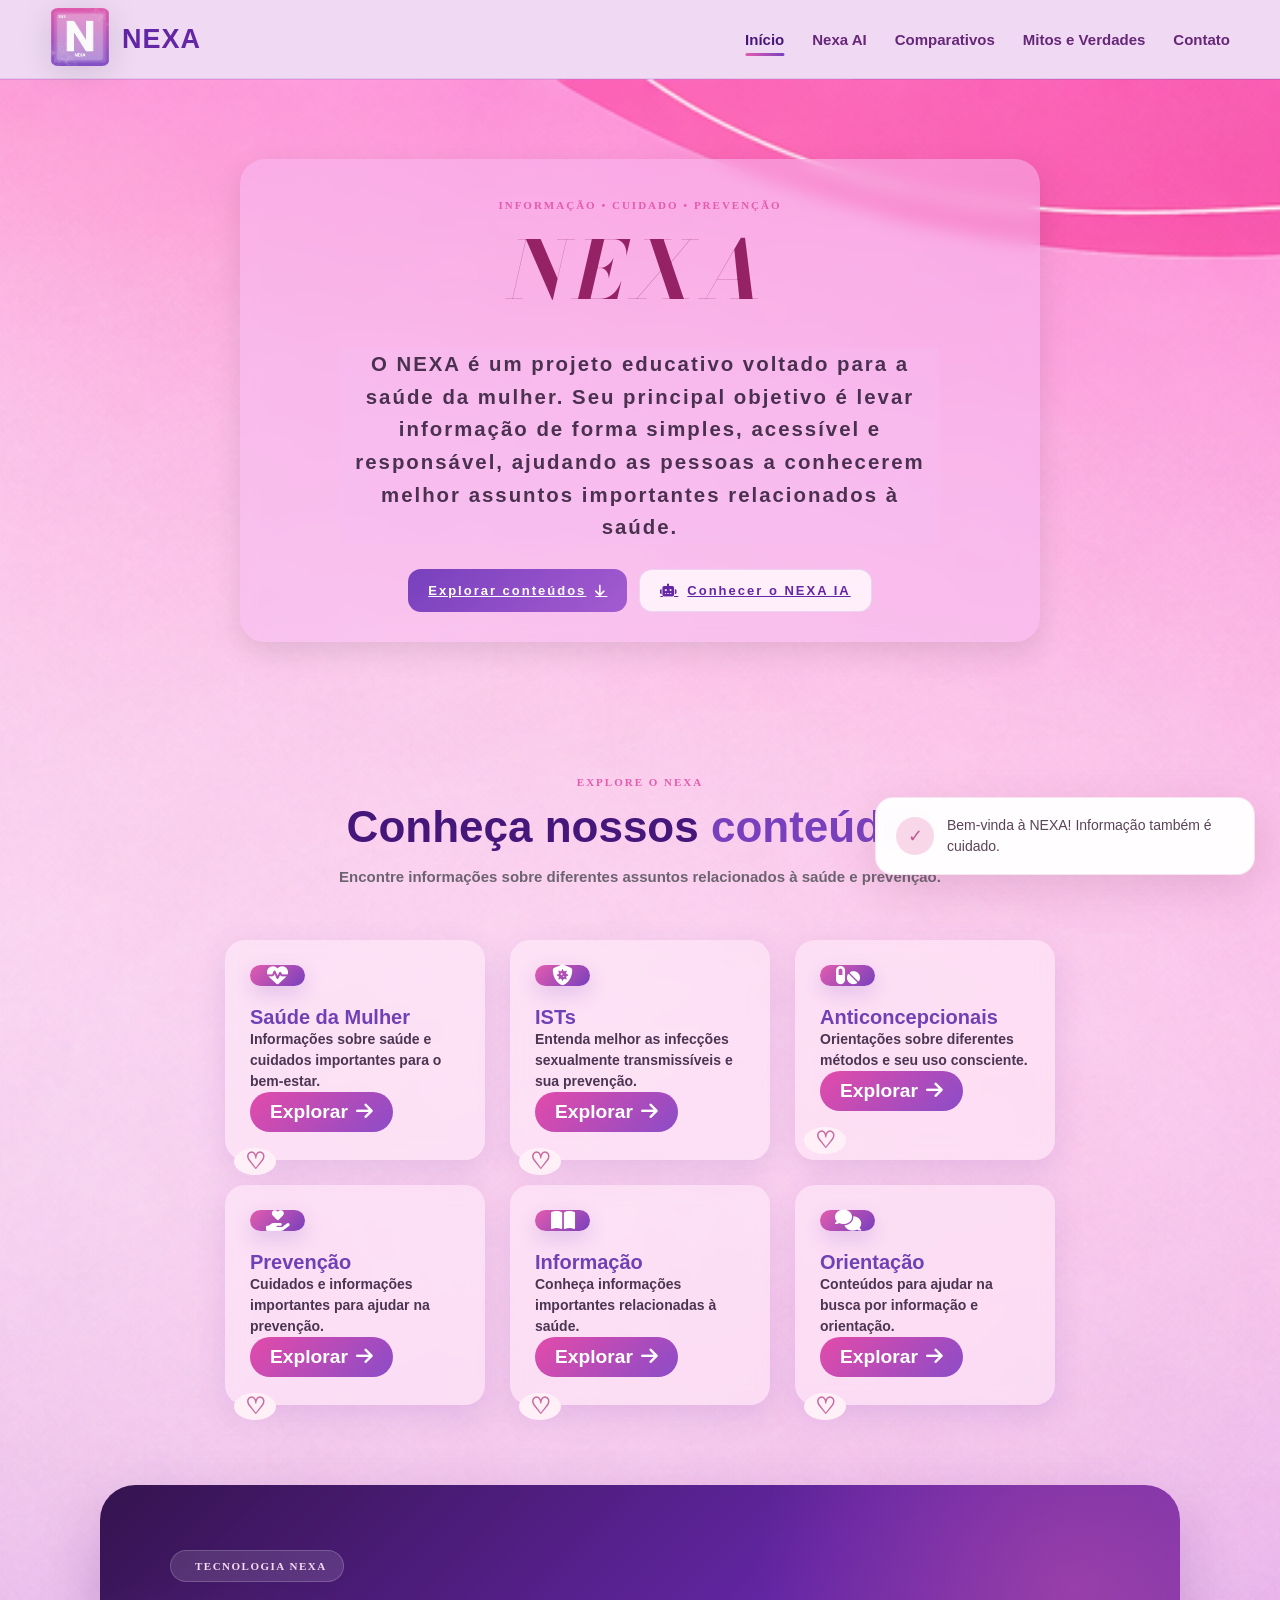
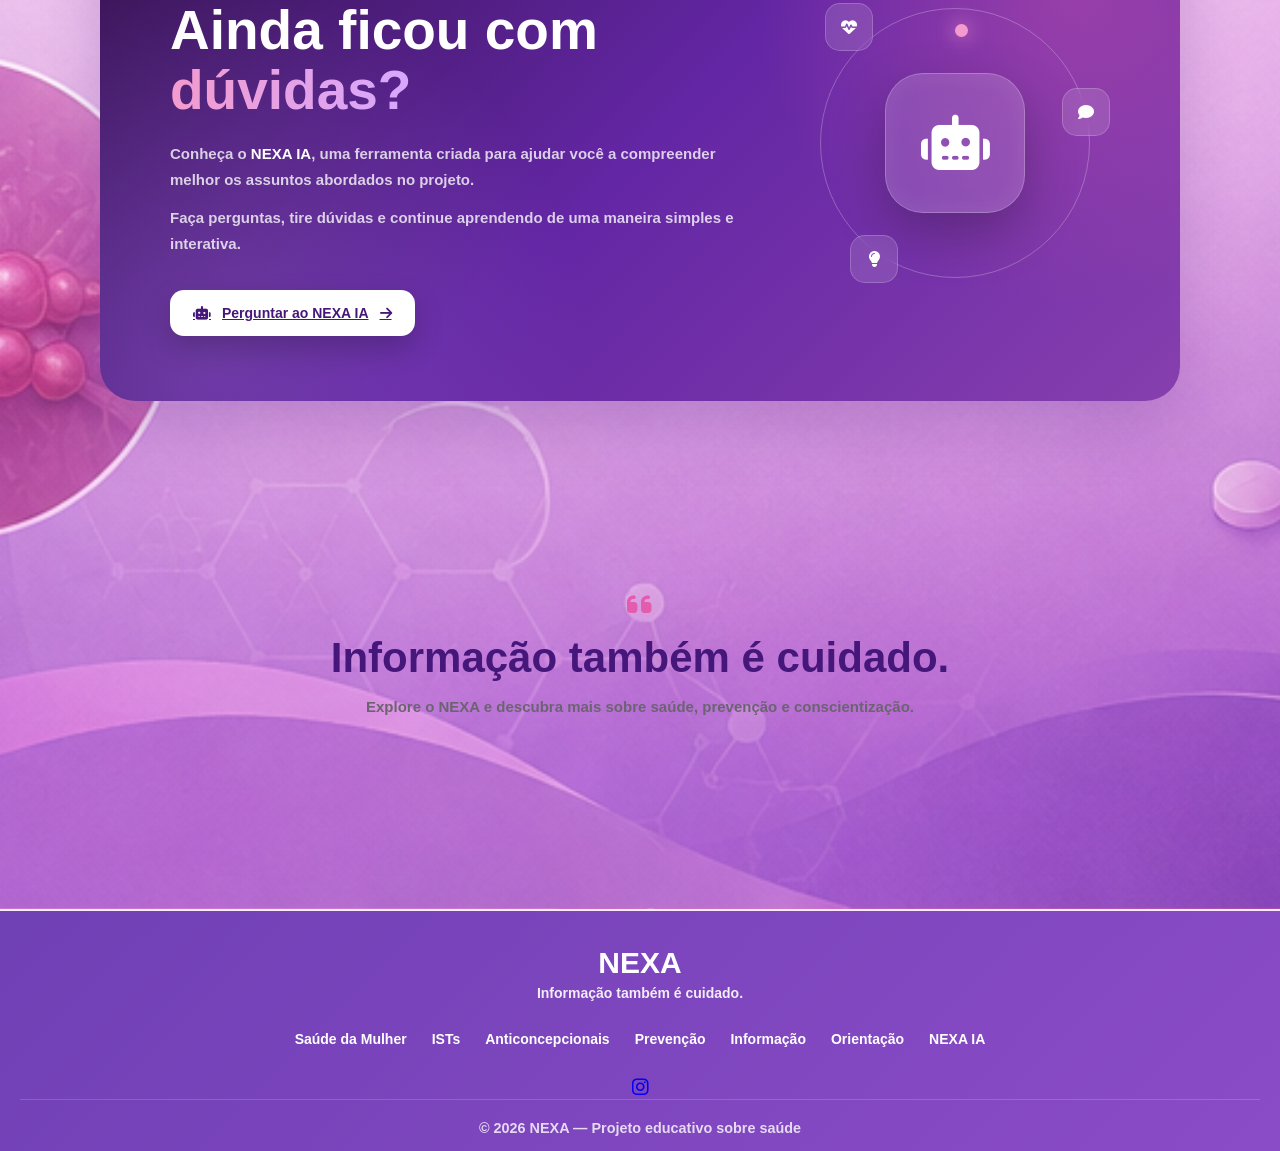
<file: index.html>
<!DOCTYPE html>
<html lang="pt-br">

<head>
    <meta charset="UTF-8">

    <meta name="viewport" content="width=device-width, initial-scale=1.0">

    <link rel="stylesheet"
        href="https://cdnjs.cloudflare.com/ajax/libs/font-awesome/6.5.0/css/all.min.css">

    <link rel="stylesheet" href="style.css">

    <title>NEXA</title>
</head>

<body>

    <!-- ================= HEADER ================= -->

    <header id="top">

        <div id="top1">

            <div>
                <img id="simbolo"
                    src="img/logo.jpeg"
                    alt="Logo NEXA">
            </div>

            <div id="nametitle">
                <h2>NEXA</h2>
            </div>

        </div>


        <nav id="nav1">

            <a href="index.html" class="ativo">
                Início
            </a>

            <a href="nexa-ai.html">
                Nexa AI
            </a>

            <a href="comparativos.html">
                Comparativos
            </a>

            <a href="mitos-verdades.html">
                Mitos e Verdades
            </a>

            <a href="contato.html">
                Contato
            </a>

        </nav>

    </header>



    <!-- ================= CONTEÚDO ================= -->

    <main id="container">

        <div class="container-geral">

            <div id="partprin">


                <!-- APRESENTAÇÃO -->

                <div class="conteudo-topo">

                    <div id="parta">

                        <div id="titleprin">
                            <span class="titulo-tag">
                                INFORMAÇÃO • CUIDADO • PREVENÇÃO
                            </span>

                            <h1>NEXA</h1>
                        </div>


                        <div id="txt1">

                            <p>
                                O NEXA é um projeto educativo voltado
                                para a saúde da mulher. Seu principal
                                objetivo é levar informação de forma
                                simples, acessível e responsável,
                                ajudando as pessoas a conhecerem melhor
                                assuntos importantes relacionados à saúde.
                            </p>

                        </div>


                        <div class="botoes-inicio">

                            <a href="#conteudos"
                                class="btn-explorar">

                                Explorar conteúdos

                                <i class="fa-solid fa-arrow-down"></i>

                            </a>


                            <a href="nexa-ai.html"
                                class="btn-ai-inicio">

                                <i class="fa-solid fa-robot"></i>

                                Conhecer o NEXA IA

                            </a>

                        </div>

                    </div>

                </div>



                <!-- ================= 6 CARDS ================= -->

                <section id="conteudos"
                    class="area-conteudos">

                    <div class="titulo-conteudos">

                        <span>EXPLORE O NEXA</span>

                        <h2>
                            Conheça nossos
                            <strong>conteúdos</strong>
                        </h2>

                        <p>
                            Encontre informações sobre diferentes
                            assuntos relacionados à saúde e prevenção.
                        </p>

                    </div>


                    <div class="cards-home">


                        <!-- CARD 1 -->

                        <div class="card-home">

                            <div class="icone-card">
                                <i class="fa-solid fa-heart-pulse"></i>
                            </div>

                            <h2>
                                Saúde da Mulher
                            </h2>

                            <p>
                                Informações sobre saúde e cuidados
                                importantes para o bem-estar.
                            </p>

                            <a href="saude.html">
                                Explorar
                                <i class="fa-solid fa-arrow-right"></i>
                            </a>

                        </div>



                        <!-- CARD 2 -->

                        <div class="card-home">

                            <div class="icone-card">
                                <i class="fa-solid fa-shield-virus"></i>
                            </div>

                            <h2>
                                ISTs
                            </h2>

                            <p>
                                Entenda melhor as infecções sexualmente
                                transmissíveis e sua prevenção.
                            </p>

                            <a href="ist.html">
                                Explorar
                                <i class="fa-solid fa-arrow-right"></i>
                            </a>

                        </div>



                        <!-- CARD 3 -->

                        <div class="card-home">

                            <div class="icone-card">
                                <i class="fa-solid fa-pills"></i>
                            </div>

                            <h2>
                                Anticoncepcionais
                            </h2>

                            <p>
                                Orientações sobre diferentes métodos
                                e seu uso consciente.
                            </p>

                            <a href="anticoncepcionais.html">
                                Explorar
                                <i class="fa-solid fa-arrow-right"></i>
                            </a>

                        </div>



                        <!-- CARD 4 -->

                        <div class="card-home">

                            <div class="icone-card">
                                <i class="fa-solid fa-hand-holding-heart"></i>
                            </div>

                            <h2>
                                Prevenção
                            </h2>

                            <p>
                                Cuidados e informações importantes
                                para ajudar na prevenção.
                            </p>

                            <a href="prevencao.html">
                                Explorar
                                <i class="fa-solid fa-arrow-right"></i>
                            </a>

                        </div>



                        <!-- CARD 5 -->

                        <div class="card-home">

                            <div class="icone-card">
                                <i class="fa-solid fa-book-open"></i>
                            </div>

                            <h2>
                                Informação
                            </h2>

                            <p>
                                Conheça informações importantes
                                relacionadas à saúde.
                            </p>

                            <a href="informacao.html">
                                Explorar
                                <i class="fa-solid fa-arrow-right"></i>

                            </a>

                        </div>



                        <!-- CARD 6 -->

                        <div class="card-home">

                            <div class="icone-card">
                                <i class="fa-solid fa-comments"></i>
                            </div>

                            <h2>
                                Orientação
                            </h2>

                            <p>
                                Conteúdos para ajudar na busca por
                                informação e orientação.
                            </p>

                            <a href="orientacao.html">
                                Explorar
                                <i class="fa-solid fa-arrow-right"></i>
                            </a>

                        </div>


                    </div>

                </section>



                <!-- ================= NEXA IA ================= -->

                <section class="nexa-ai-home">

                    <div class="ai-home-conteudo">

                        <span class="ai-home-tag">

                            <i class="fa-solid fa-sparkles"></i>

                            TECNOLOGIA NEXA

                        </span>


                        <h2>
                            Ainda ficou com
                            <strong>dúvidas?</strong>
                        </h2>


                        <p>
                            Conheça o <strong>NEXA IA</strong>, uma
                            ferramenta criada para ajudar você a
                            compreender melhor os assuntos abordados
                            no projeto.
                        </p>


                        <p>
                            Faça perguntas, tire dúvidas e continue
                            aprendendo de uma maneira simples e
                            interativa.
                        </p>


                        <a href="nexa-ai.html"
                            class="botao-nexa-ai">

                            <i class="fa-solid fa-robot"></i>

                            Perguntar ao NEXA IA

                            <i class="fa-solid fa-arrow-right"></i>

                        </a>

                    </div>


                    <!-- VISUAL DO ROBÔ -->

                    <div class="ai-home-visual">

                        <div class="ai-home-orbita"></div>

                        <div class="ai-home-robo">

                            <i class="fa-solid fa-robot"></i>

                        </div>


                        <div class="ai-bolha bolha-1">

                            <i class="fa-solid fa-heart-pulse"></i>

                        </div>


                        <div class="ai-bolha bolha-2">

                            <i class="fa-solid fa-comment"></i>

                        </div>


                        <div class="ai-bolha bolha-3">

                            <i class="fa-solid fa-lightbulb"></i>

                        </div>

                    </div>

                </section>



                <!-- FRASE FINAL -->

                <section class="frase-home">

                    <i class="fa-solid fa-quote-left"></i>

                    <h2>
                        Informação também é cuidado.
                    </h2>

                    <p>
                        Explore o NEXA e descubra mais sobre saúde,
                        prevenção e conscientização.
                    </p>

                </section>


            </div>


            <div id="linha"></div>

        </div>

    </main>



    <!-- ================= FOOTER ================= -->

    <footer id="rodape">

        <div class="rodape-logo">

            <h2>NEXA</h2>

            <p>
                Informação também é cuidado.
            </p>

        </div>


        <div class="rodape-links">

            <a href="saude.html">
                Saúde da Mulher
            </a>

            <a href="ist.html">
                ISTs
            </a>

            <a href="anticoncepcionais.html">
                Anticoncepcionais
            </a>

            <a href="prevencao.html">
                Prevenção
            </a>

            <a href="informacao.html">
                Informação
            </a>

            <a href="orientacao.html">
                Orientação
            </a>

            <a href="nexa-ai.html">
                NEXA IA
            </a>

        </div>


        <div class="rodape-social">

            <a href="https://www.instagram.com/202_farmacia/"
                target="_blank"
                rel="noopener noreferrer"
                aria-label="Instagram do NEXA">

                <i class="fa-brands fa-instagram"></i>

            </a>

        </div>


        <div class="rodape-copy">

            <p>
                © 2026 NEXA — Projeto educativo sobre saúde
            </p>

        </div>

    </footer>


    <script src="script.js"></script>

</body>

</html>
</file>
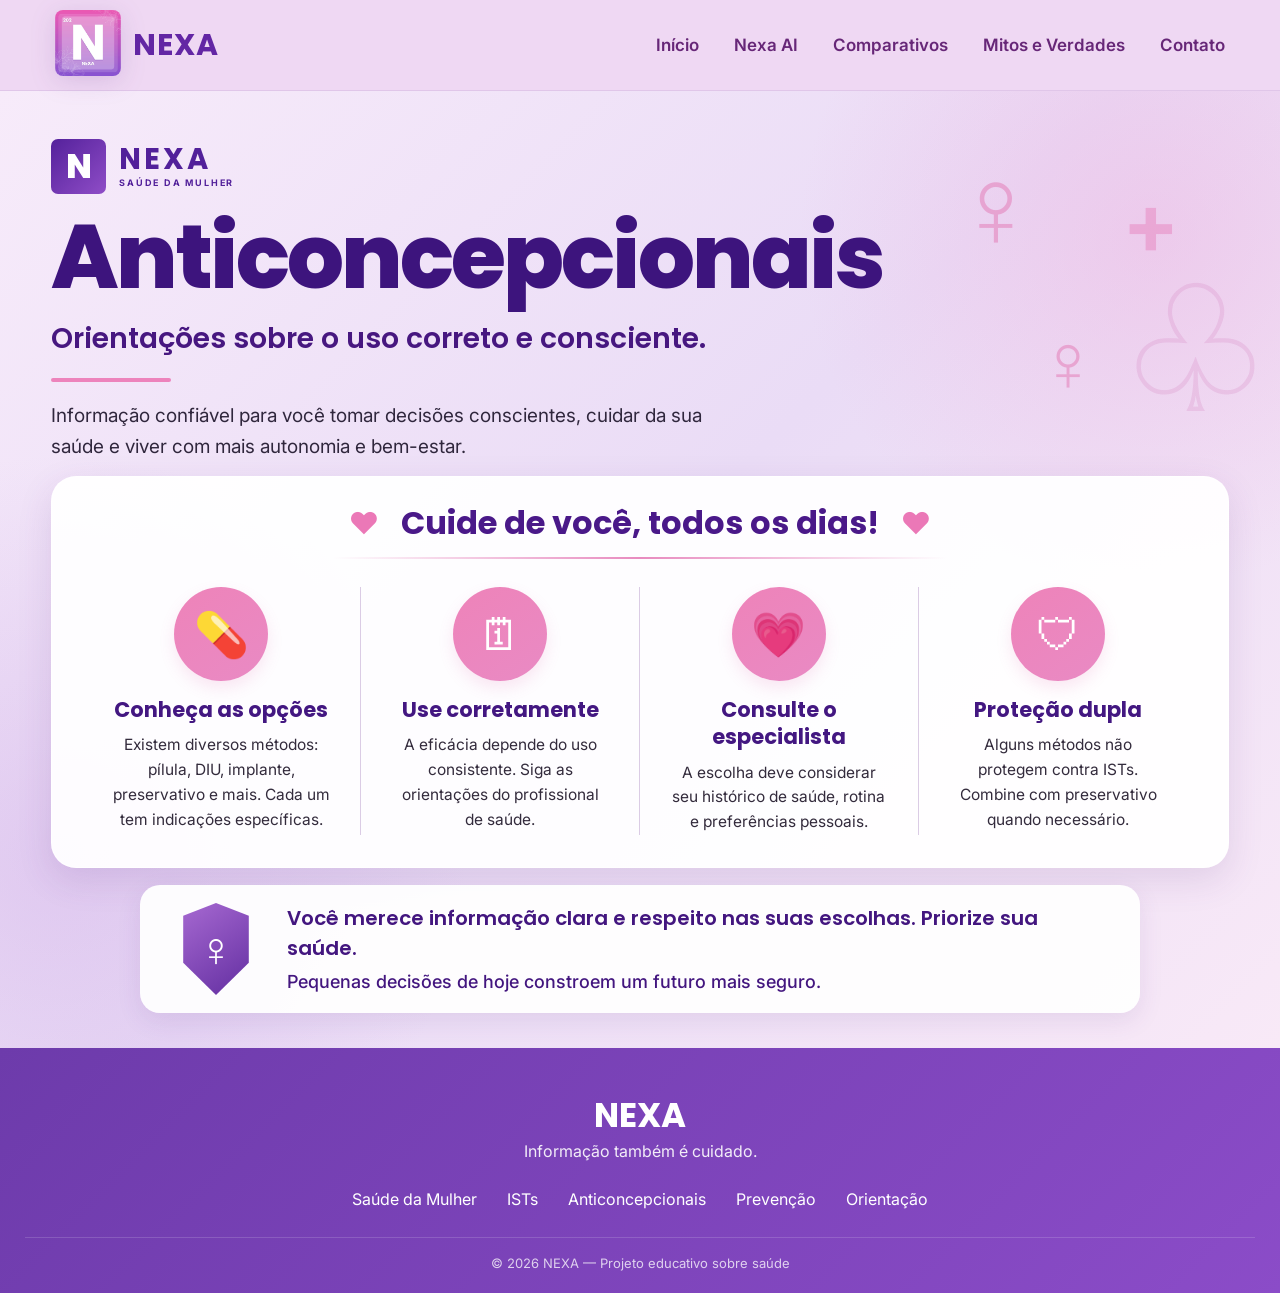
<file: anticoncepcionais.html>
<!DOCTYPE html>
<html lang="pt-br">

<head>
    <meta charset="UTF-8">
    <meta name="viewport" content="width=device-width, initial-scale=1.0">

    <link rel="stylesheet" href="style4.css">

    <title>NEXA - Anticoncepcionais</title>
</head>

<body>

    <!-- =========================
         HEADER
    ========================== -->

    <header id="top">

        <div id="top1">

            <div>
                <img id="simbolo" src="img/logo.jpeg" alt="Logo NEXA">
            </div>

            <div id="nametitle">
                <h2>NEXA</h2>
            </div>

        </div>

<nav id="nav1">

    <a href="index.html">Início</a>

    <a href="nexa-ai.html">Nexa AI</a>

    <a href="comparativos.html">Comparativos</a>

    <a href="mitos-verdades.html">Mitos e Verdades</a>

    <a href="contato.html">Contato</a>

</nav>

    </header>


    <!-- =========================
         CONTEÚDO
    ========================== -->

    <main class="pagina-anticoncepcionais">

        <!-- HERO -->

        <section class="hero-anticoncepcionais">

            <div class="hero-ant-texto">

                <div class="marca-ant">

                    <span class="logo-n-ant">N</span>

                    <div>
                        <strong>NEXA</strong>
                        <small>SAÚDE DA MULHER</small>
                    </div>

                </div>


                <h1>
                    Anticoncepcionais
                </h1>


                <h2>
                    Orientações sobre o uso correto e consciente.
                </h2>


                <div class="linha-rosa"></div>


                <p>
                    Informação confiável para você tomar decisões conscientes,
                    cuidar da sua saúde e viver com mais autonomia e bem-estar.
                </p>

            </div>


            <!-- DECORAÇÃO -->

            <div class="decoracao-ant">

                <span class="simbolo-feminino">♀</span>

                <span class="simbolo-mais">+</span>

                <span class="utero">♧</span>

                <span class="simbolo-feminino pequeno">
                    ♀
                </span>

            </div>

        </section>


        <!-- =========================
             CARDS
        ========================== -->

        <section class="box-ant">

            <div class="titulo-box-ant">

                <span>♥</span>

                <h2>
                    Cuide de você, todos os dias!
                </h2>

                <span>♥</span>

            </div>


            <div class="linha-box-ant"></div>


            <div class="cards-ant">


                <!-- CARD 1 -->

                <article class="card-ant">

                    <div class="icone-ant">
                        💊
                    </div>

                    <h3>
                        Conheça as opções
                    </h3>

                    <p>
                        Existem diversos métodos:
                        pílula, DIU, implante,
                        preservativo e mais.
                        Cada um tem indicações
                        específicas.
                    </p>

                </article>


                <!-- CARD 2 -->

                <article class="card-ant">

                    <div class="icone-ant">
                        🗓
                    </div>

                    <h3>
                        Use corretamente
                    </h3>

                    <p>
                        A eficácia depende do uso
                        consistente. Siga as
                        orientações do profissional
                        de saúde.
                    </p>

                </article>


                <!-- CARD 3 -->

                <article class="card-ant">

                    <div class="icone-ant">
                        💗
                    </div>

                    <h3>
                        Consulte o especialista
                    </h3>

                    <p>
                        A escolha deve considerar
                        seu histórico de saúde,
                        rotina e preferências
                        pessoais.
                    </p>

                </article>


                <!-- CARD 4 -->

                <article class="card-ant">

                    <div class="icone-ant">
                        🛡
                    </div>

                    <h3>
                        Proteção dupla
                    </h3>

                    <p>
                        Alguns métodos não
                        protegem contra ISTs.
                        Combine com preservativo
                        quando necessário.
                    </p>

                </article>

            </div>

        </section>


        <!-- =========================
             MENSAGEM FINAL
        ========================== -->

        <section class="mensagem-ant">

            <div class="escudo-ant">
                ♀
            </div>


            <div class="texto-mensagem-ant">

                <p>
                    Você merece informação clara e respeito nas suas escolhas.
                    Priorize sua saúde.
                </p>

                <p>
                    Pequenas decisões de hoje constroem um futuro mais seguro.
                </p>

            </div>

        </section>

    </main>


    <!-- =========================
         FOOTER
    ========================== -->

    <footer id="rodape">

        <div class="rodape-logo">
            <h2>NEXA</h2>

            <p>
                Informação também é cuidado.
            </p>
        </div>


        <div class="rodape-links">

            <a href="saude.html">
                Saúde da Mulher
            </a>

            <a href="ist.html">
                ISTs
            </a>

            <a href="anticoncepcionais.html">
                Anticoncepcionais
            </a>

            <a href="prevencao.html">
                Prevenção
            </a>

            <a href="orientacao.html">
                Orientação
            </a>

        </div>


        <div class="rodape-copy">

            <p>
                © 2026 NEXA — Projeto educativo sobre saúde
            </p>

        </div>

    </footer>

</body>

</html>
</file>
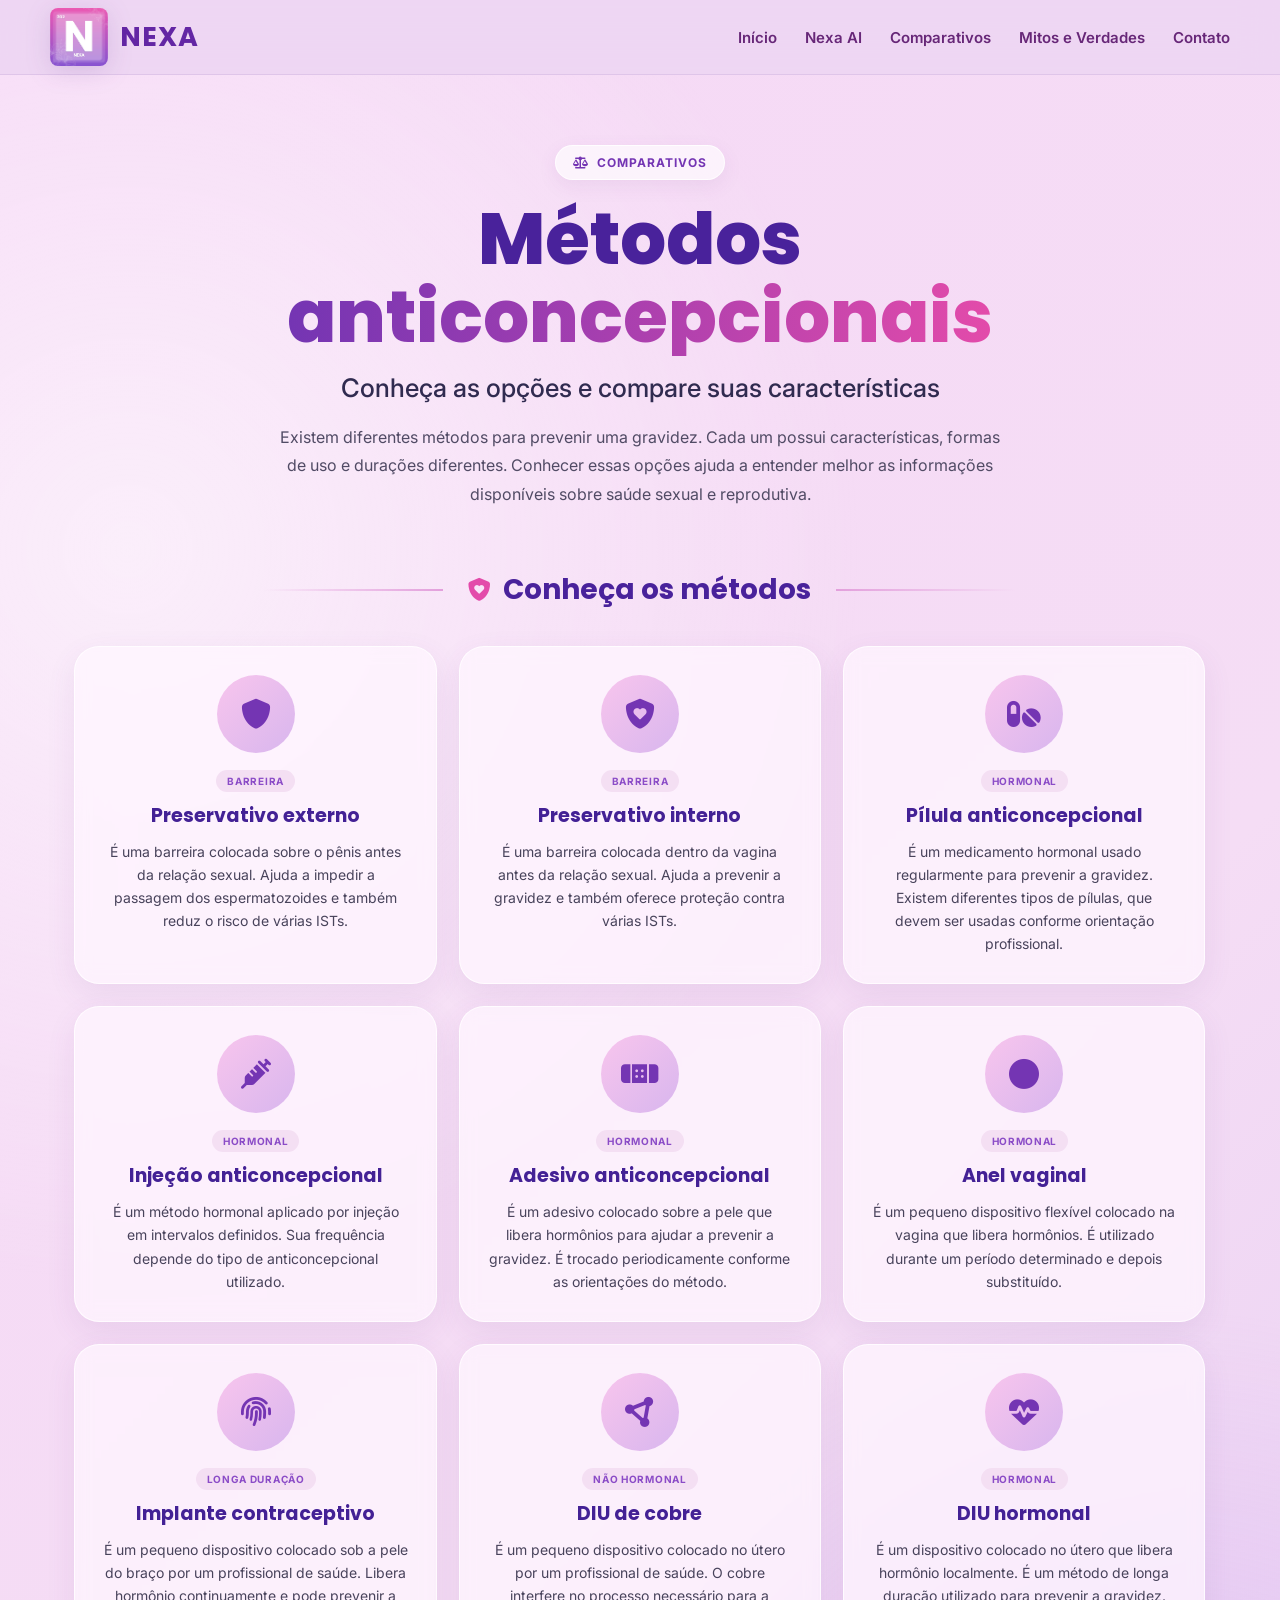
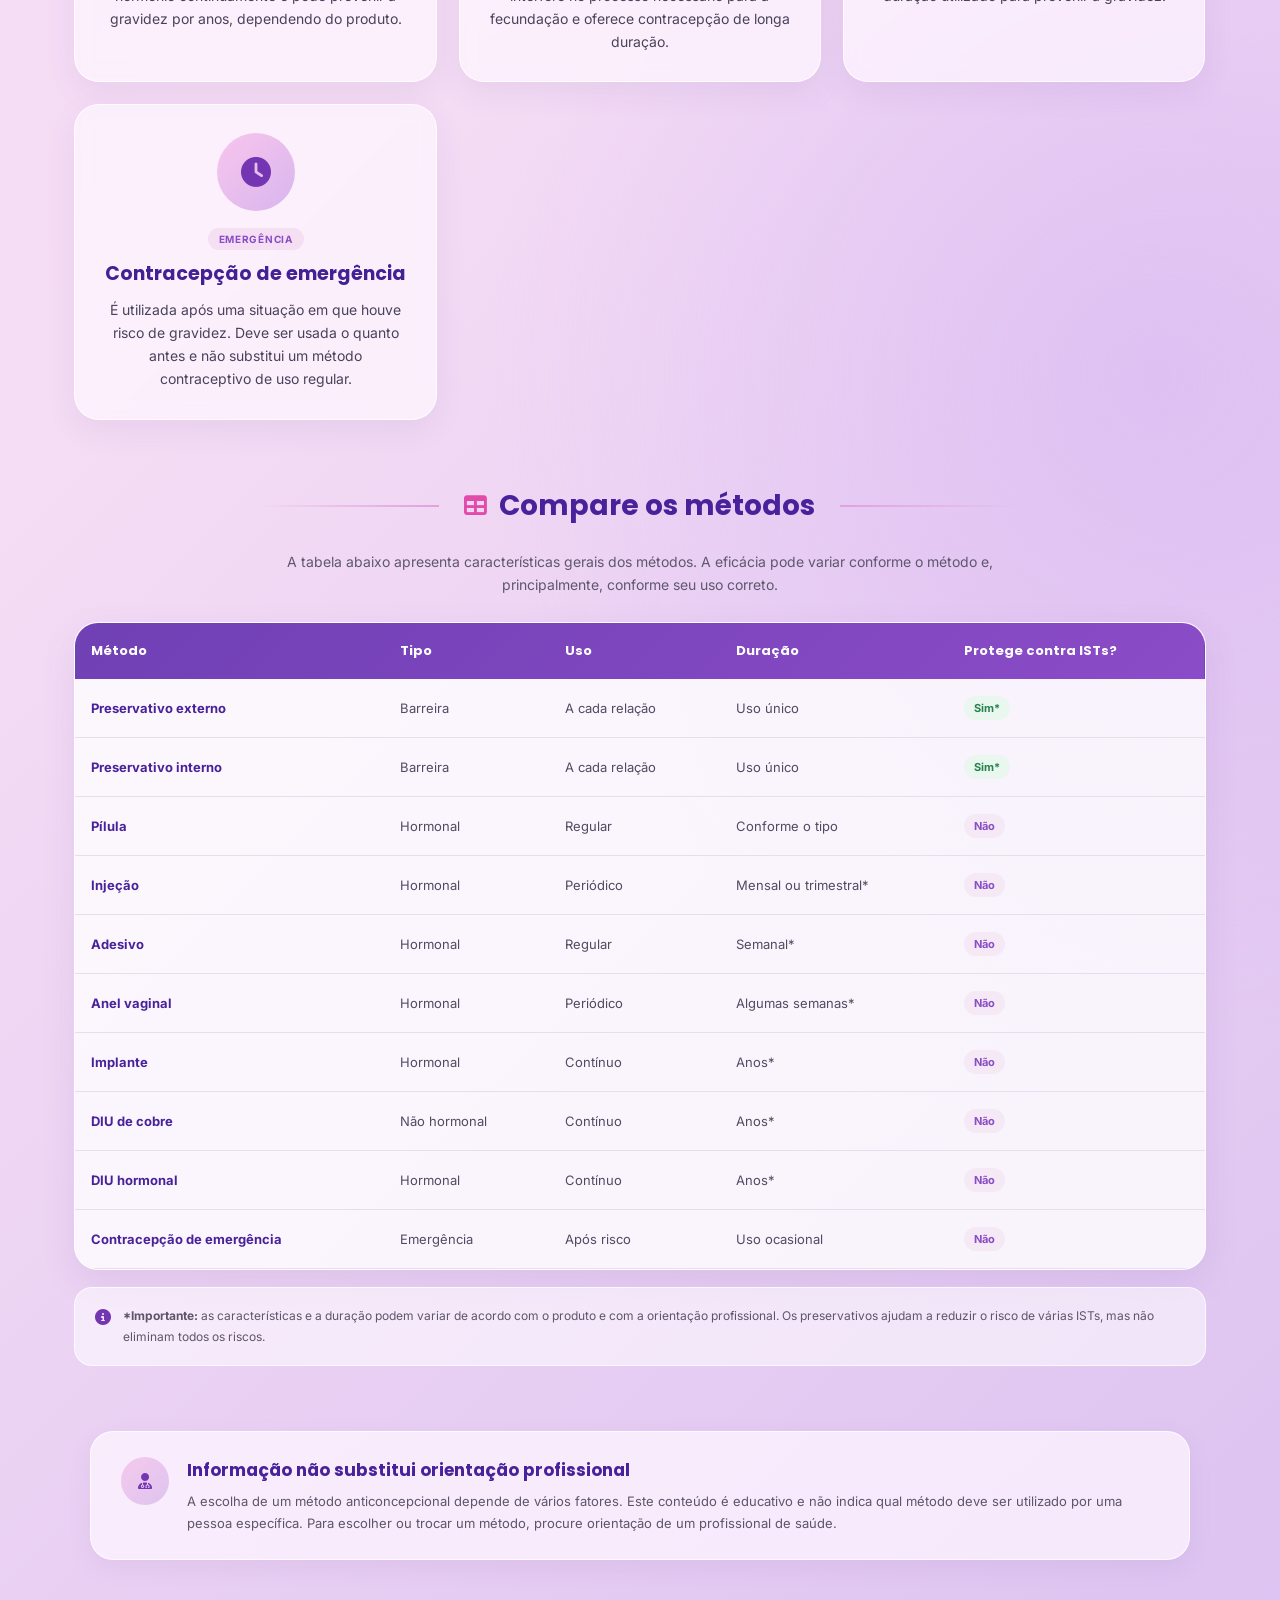
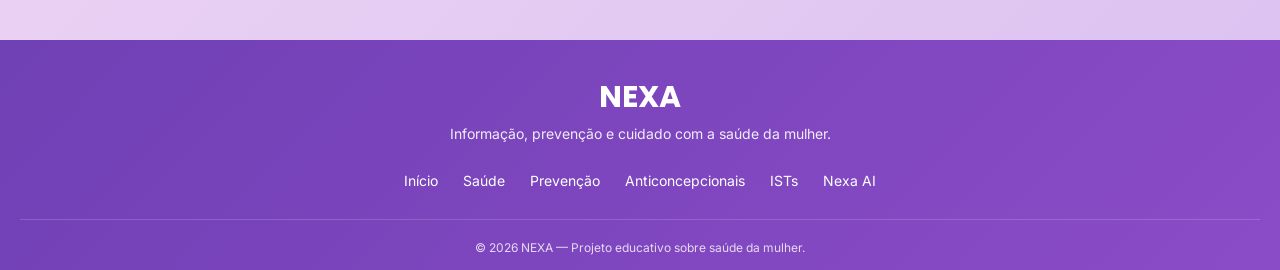
<file: comparativos.html>
<!DOCTYPE html>
<html lang="pt-BR">

<head>
    <meta charset="UTF-8">
    <meta name="viewport" content="width=device-width, initial-scale=1.0">

    <title>NEXA | Comparativos</title>

    <link rel="stylesheet" href="comparativos.css">

    <link rel="stylesheet"
        href="https://cdnjs.cloudflare.com/ajax/libs/font-awesome/6.5.0/css/all.min.css">
</head>

    <header id="top">

        <div id="top1">

            <img
                id="simbolo"
                src="img/logo.jpeg"
                alt="Logo NEXA">

            <div id="nametitle">
                <h2>NEXA</h2>
            </div>

        </div>


        <nav id="nav1">

            <a href="index.html">Início</a>

            <a href="nexa-ai.html">Nexa AI</a>


            <a href="comparativos.html">Comparativos</a>

            <a href="mitos-verdades.html">Mitos e Verdades</a>

            <a href="contato.html">Contato</a>

        </nav>

    </header>


    <!-- =========================
         CONTEÚDO
    ========================== -->

    <main class="pagina">


        <!-- HERO -->

        <section class="hero">

            <span class="etiqueta">
                <i class="fa-solid fa-scale-balanced"></i>
                COMPARATIVOS
            </span>

            <h1>
                Métodos
                <span>anticoncepcionais</span>
            </h1>

            <h2>
                Conheça as opções e compare suas características
            </h2>

            <p>
                Existem diferentes métodos para prevenir uma gravidez.
                Cada um possui características, formas de uso e durações
                diferentes. Conhecer essas opções ajuda a entender melhor
                as informações disponíveis sobre saúde sexual e reprodutiva.
            </p>

        </section>


        <!-- =========================
             MÉTODOS
        ========================== -->

        <section class="metodos">

            <div class="titulo-secao">

                <span></span>

                <div>
                    <i class="fa-solid fa-shield-heart"></i>

                    <h3>
                        Conheça os métodos
                    </h3>
                </div>

                <span></span>

            </div>


            <div class="cards-metodos">


                <!-- PRESERVATIVO EXTERNO -->

                <article class="metodo-card">

                    <div class="icone">
                        <i class="fa-solid fa-shield"></i>
                    </div>

                    <span class="categoria">
                        Barreira
                    </span>

                    <h4>
                        Preservativo externo
                    </h4>

                    <p>
                        É uma barreira colocada sobre o pênis antes da
                        relação sexual. Ajuda a impedir a passagem dos
                        espermatozoides e também reduz o risco de várias ISTs.
                    </p>

                </article>


                <!-- PRESERVATIVO INTERNO -->

                <article class="metodo-card">

                    <div class="icone">
                        <i class="fa-solid fa-shield-heart"></i>
                    </div>

                    <span class="categoria">
                        Barreira
                    </span>

                    <h4>
                        Preservativo interno
                    </h4>

                    <p>
                        É uma barreira colocada dentro da vagina antes da
                        relação sexual. Ajuda a prevenir a gravidez e também
                        oferece proteção contra várias ISTs.
                    </p>

                </article>


                <!-- PÍLULA -->

                <article class="metodo-card">

                    <div class="icone">
                        <i class="fa-solid fa-pills"></i>
                    </div>

                    <span class="categoria">
                        Hormonal
                    </span>

                    <h4>
                        Pílula anticoncepcional
                    </h4>

                    <p>
                        É um medicamento hormonal usado regularmente para
                        prevenir a gravidez. Existem diferentes tipos de
                        pílulas, que devem ser usadas conforme orientação
                        profissional.
                    </p>

                </article>


                <!-- INJEÇÃO -->

                <article class="metodo-card">

                    <div class="icone">
                        <i class="fa-solid fa-syringe"></i>
                    </div>

                    <span class="categoria">
                        Hormonal
                    </span>

                    <h4>
                        Injeção anticoncepcional
                    </h4>

                    <p>
                        É um método hormonal aplicado por injeção em intervalos
                        definidos. Sua frequência depende do tipo de
                        anticoncepcional utilizado.
                    </p>

                </article>


                <!-- ADESIVO -->

                <article class="metodo-card">

                    <div class="icone">
                        <i class="fa-solid fa-bandage"></i>
                    </div>

                    <span class="categoria">
                        Hormonal
                    </span>

                    <h4>
                        Adesivo anticoncepcional
                    </h4>

                    <p>
                        É um adesivo colocado sobre a pele que libera hormônios
                        para ajudar a prevenir a gravidez. É trocado
                        periodicamente conforme as orientações do método.
                    </p>

                </article>


                <!-- ANEL -->

                <article class="metodo-card">

                    <div class="icone">
                        <i class="fa-solid fa-circle"></i>
                    </div>

                    <span class="categoria">
                        Hormonal
                    </span>

                    <h4>
                        Anel vaginal
                    </h4>

                    <p>
                        É um pequeno dispositivo flexível colocado na vagina
                        que libera hormônios. É utilizado durante um período
                        determinado e depois substituído.
                    </p>

                </article>


                <!-- IMPLANTE -->

                <article class="metodo-card">

                    <div class="icone">
                        <i class="fa-solid fa-fingerprint"></i>
                    </div>

                    <span class="categoria">
                        Longa duração
                    </span>

                    <h4>
                        Implante contraceptivo
                    </h4>

                    <p>
                        É um pequeno dispositivo colocado sob a pele do braço
                        por um profissional de saúde. Libera hormônio
                        continuamente e pode prevenir a gravidez por anos,
                        dependendo do produto.
                    </p>

                </article>


                <!-- DIU COBRE -->

                <article class="metodo-card">

                    <div class="icone">
                        <i class="fa-solid fa-circle-nodes"></i>
                    </div>

                    <span class="categoria">
                        Não hormonal
                    </span>

                    <h4>
                        DIU de cobre
                    </h4>

                    <p>
                        É um pequeno dispositivo colocado no útero por um
                        profissional de saúde. O cobre interfere no processo
                        necessário para a fecundação e oferece contracepção
                        de longa duração.
                    </p>

                </article>


                <!-- DIU HORMONAL -->

                <article class="metodo-card">

                    <div class="icone">
                        <i class="fa-solid fa-heart-pulse"></i>
                    </div>

                    <span class="categoria">
                        Hormonal
                    </span>

                    <h4>
                        DIU hormonal
                    </h4>

                    <p>
                        É um dispositivo colocado no útero que libera
                        hormônio localmente. É um método de longa duração
                        utilizado para prevenir a gravidez.
                    </p>

                </article>


                <!-- EMERGÊNCIA -->

                <article class="metodo-card">

                    <div class="icone">
                        <i class="fa-solid fa-clock"></i>
                    </div>

                    <span class="categoria">
                        Emergência
                    </span>

                    <h4>
                        Contracepção de emergência
                    </h4>

                    <p>
                        É utilizada após uma situação em que houve risco de
                        gravidez. Deve ser usada o quanto antes e não substitui
                        um método contraceptivo de uso regular.
                    </p>

                </article>


            </div>

        </section>


        <!-- =========================
             COMPARAÇÃO
        ========================== -->

        <section class="comparacao">

            <div class="titulo-secao">

                <span></span>

                <div>
                    <i class="fa-solid fa-table"></i>

                    <h3>
                        Compare os métodos
                    </h3>
                </div>

                <span></span>

            </div>


            <p class="introducao-tabela">
                A tabela abaixo apresenta características gerais dos métodos.
                A eficácia pode variar conforme o método e, principalmente,
                conforme seu uso correto.
            </p>


            <div class="tabela-container">

                <table>

                    <thead>

                        <tr>

                            <th>
                                Método
                            </th>

                            <th>
                                Tipo
                            </th>

                            <th>
                                Uso
                            </th>

                            <th>
                                Duração
                            </th>

                            <th>
                                Protege contra ISTs?
                            </th>

                        </tr>

                    </thead>


                    <tbody>

                        <tr>

                            <td>
                                <strong>Preservativo externo</strong>
                            </td>

                            <td>
                                Barreira
                            </td>

                            <td>
                                A cada relação
                            </td>

                            <td>
                                Uso único
                            </td>

                            <td>
                                <span class="sim">
                                    Sim*
                                </span>
                            </td>

                        </tr>


                        <tr>

                            <td>
                                <strong>Preservativo interno</strong>
                            </td>

                            <td>
                                Barreira
                            </td>

                            <td>
                                A cada relação
                            </td>

                            <td>
                                Uso único
                            </td>

                            <td>
                                <span class="sim">
                                    Sim*
                                </span>
                            </td>

                        </tr>


                        <tr>

                            <td>
                                <strong>Pílula</strong>
                            </td>

                            <td>
                                Hormonal
                            </td>

                            <td>
                                Regular
                            </td>

                            <td>
                                Conforme o tipo
                            </td>

                            <td>
                                <span class="nao">
                                    Não
                                </span>
                            </td>

                        </tr>


                        <tr>

                            <td>
                                <strong>Injeção</strong>
                            </td>

                            <td>
                                Hormonal
                            </td>

                            <td>
                                Periódico
                            </td>

                            <td>
                                Mensal ou trimestral*
                            </td>

                            <td>
                                <span class="nao">
                                    Não
                                </span>
                            </td>

                        </tr>


                        <tr>

                            <td>
                                <strong>Adesivo</strong>
                            </td>

                            <td>
                                Hormonal
                            </td>

                            <td>
                                Regular
                            </td>

                            <td>
                                Semanal*
                            </td>

                            <td>
                                <span class="nao">
                                    Não
                                </span>
                            </td>

                        </tr>


                        <tr>

                            <td>
                                <strong>Anel vaginal</strong>
                            </td>

                            <td>
                                Hormonal
                            </td>

                            <td>
                                Periódico
                            </td>

                            <td>
                                Algumas semanas*
                            </td>

                            <td>
                                <span class="nao">
                                    Não
                                </span>
                            </td>

                        </tr>


                        <tr>

                            <td>
                                <strong>Implante</strong>
                            </td>

                            <td>
                                Hormonal
                            </td>

                            <td>
                                Contínuo
                            </td>

                            <td>
                                Anos*
                            </td>

                            <td>
                                <span class="nao">
                                    Não
                                </span>
                            </td>

                        </tr>


                        <tr>

                            <td>
                                <strong>DIU de cobre</strong>
                            </td>

                            <td>
                                Não hormonal
                            </td>

                            <td>
                                Contínuo
                            </td>

                            <td>
                                Anos*
                            </td>

                            <td>
                                <span class="nao">
                                    Não
                                </span>
                            </td>

                        </tr>


                        <tr>

                            <td>
                                <strong>DIU hormonal</strong>
                            </td>

                            <td>
                                Hormonal
                            </td>

                            <td>
                                Contínuo
                            </td>

                            <td>
                                Anos*
                            </td>

                            <td>
                                <span class="nao">
                                    Não
                                </span>
                            </td>

                        </tr>


                        <tr>

                            <td>
                                <strong>Contracepção de emergência</strong>
                            </td>

                            <td>
                                Emergência
                            </td>

                            <td>
                                Após risco
                            </td>

                            <td>
                                Uso ocasional
                            </td>

                            <td>
                                <span class="nao">
                                    Não
                                </span>
                            </td>

                        </tr>

                    </tbody>

                </table>

            </div>


            <div class="observacao">

                <i class="fa-solid fa-circle-info"></i>

                <p>
                    <strong>*Importante:</strong>
                    as características e a duração podem variar de acordo
                    com o produto e com a orientação profissional.
                    Os preservativos ajudam a reduzir o risco de várias ISTs,
                    mas não eliminam todos os riscos.
                </p>

            </div>

        </section>


        <!-- =========================
             AVISO
        ========================== -->

        <section class="aviso">

            <div class="aviso-icone">
                <i class="fa-solid fa-user-doctor"></i>
            </div>

            <div>

                <h3>
                    Informação não substitui orientação profissional
                </h3>

                <p>
                    A escolha de um método anticoncepcional depende de vários
                    fatores. Este conteúdo é educativo e não indica qual
                    método deve ser utilizado por uma pessoa específica.
                    Para escolher ou trocar um método, procure orientação
                    de um profissional de saúde.
                </p>

            </div>

        </section>

    </main>


    <!-- =========================
         FOOTER
    ========================== -->

    <footer id="rodape">

        <div class="rodape-logo">

            <h2>NEXA</h2>

            <p>
                Informação, prevenção e cuidado com a saúde da mulher.
            </p>

        </div>


        <div class="rodape-links">

            <a href="index.html">Início</a>

            <a href="saude.html">Saúde</a>

            <a href="prevencao.html">Prevenção</a>

            <a href="anticoncepcionais.html">
                Anticoncepcionais
            </a>

            <a href="ist.html">ISTs</a>

            <a href="nexa-ai.html">Nexa AI</a>

        </div>


        <div class="rodape-copy">

            © 2026 NEXA — Projeto educativo sobre saúde da mulher.

        </div>

    </footer>

    <script src="comparativos.js"></script>


</body>

</html>
</file>
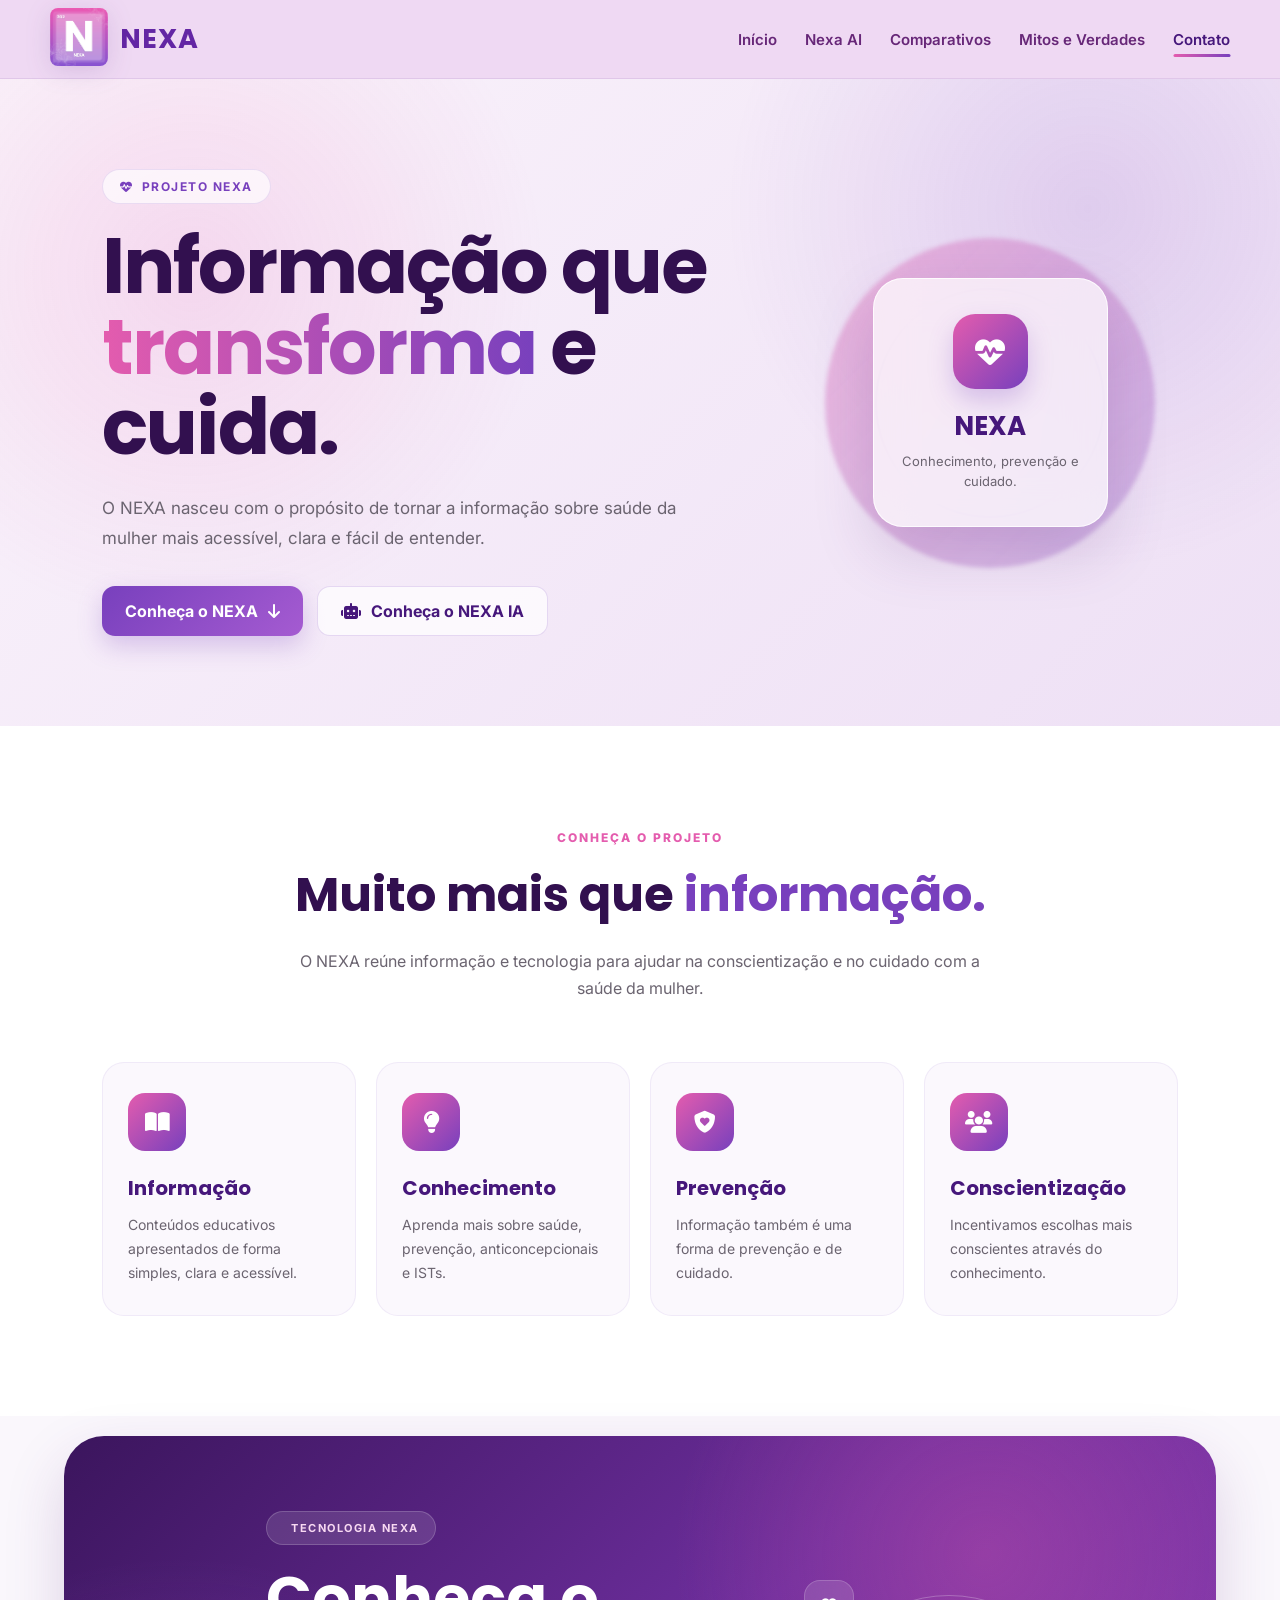
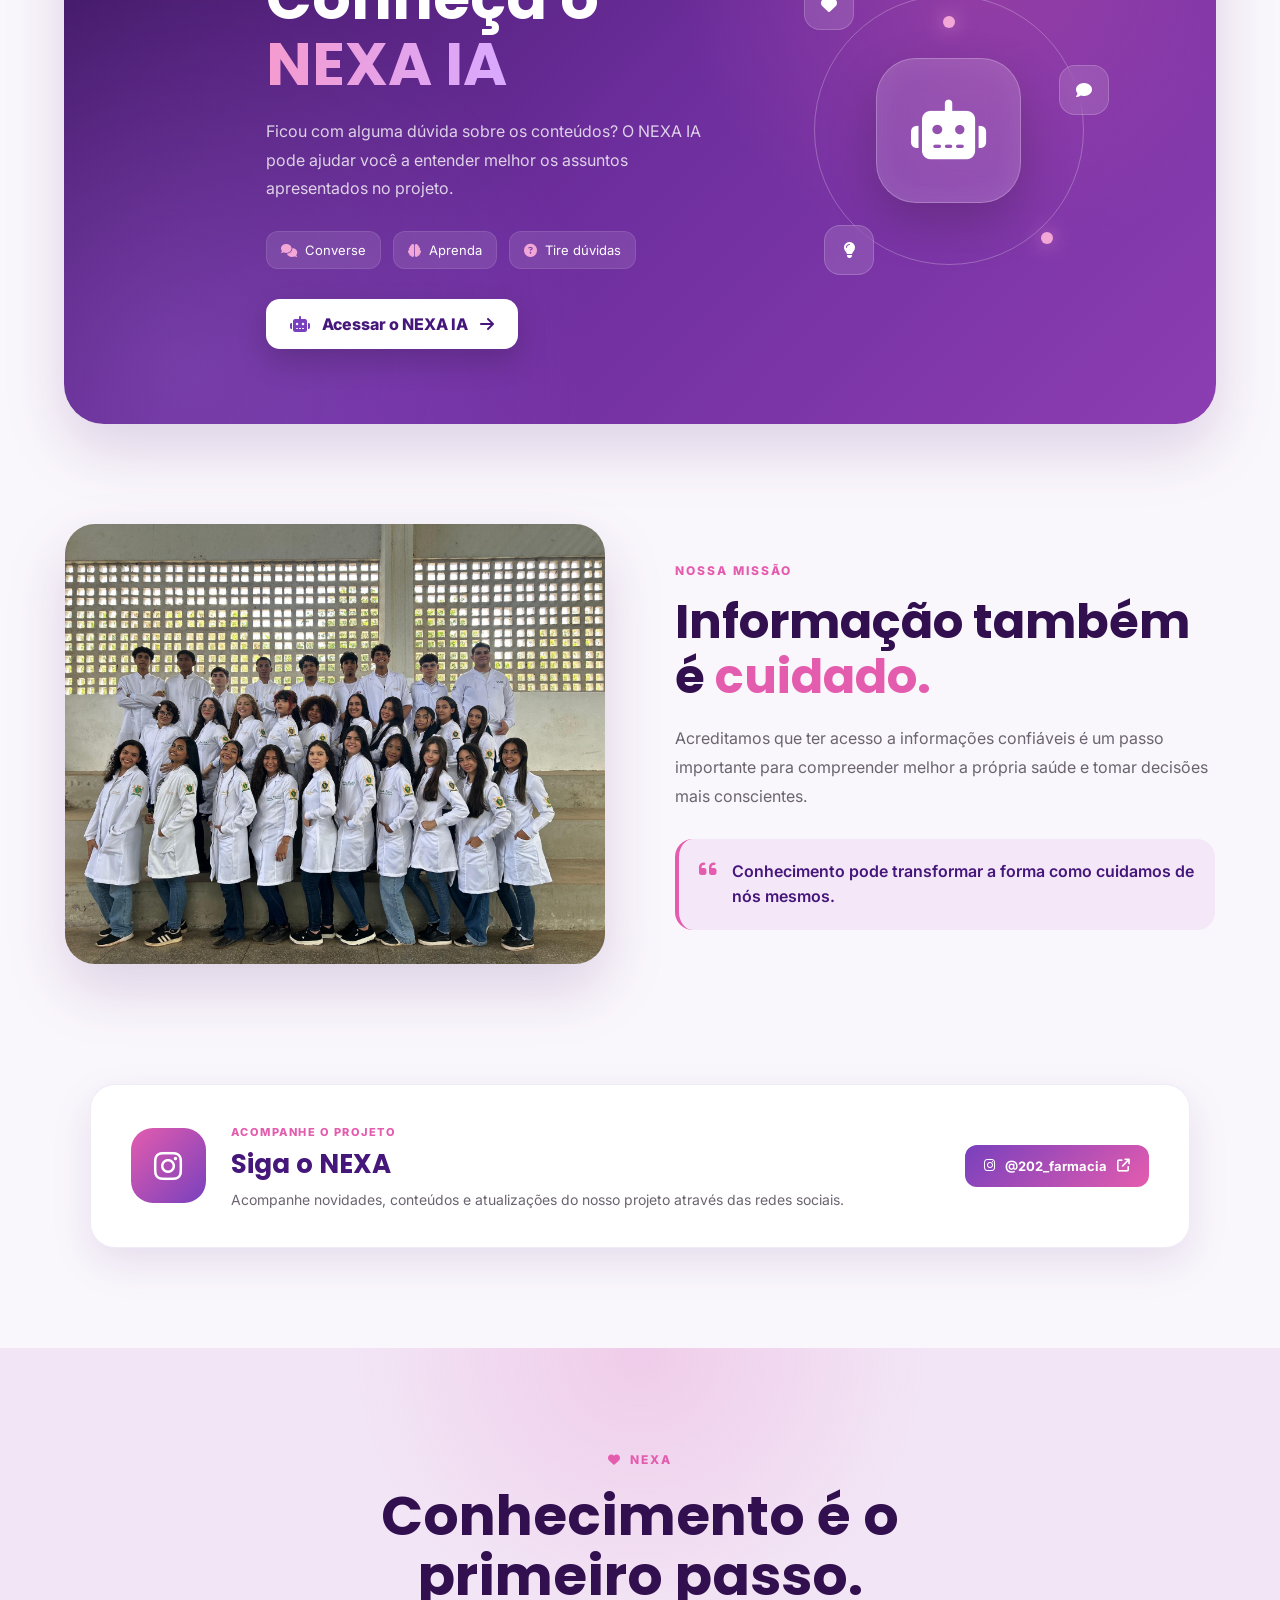
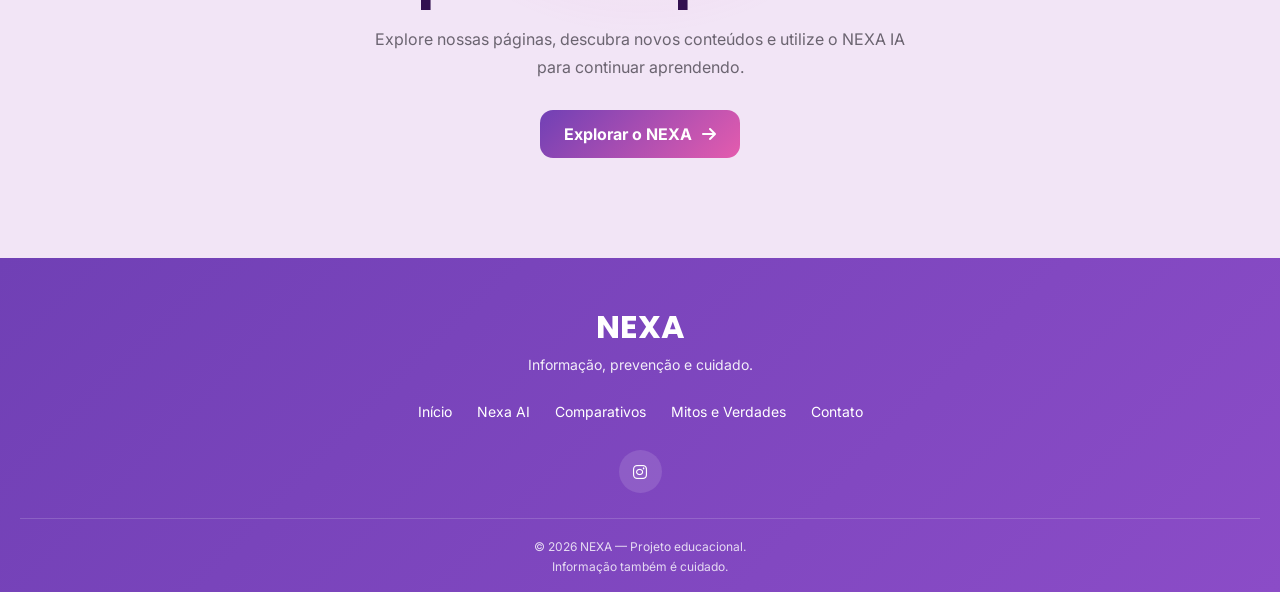
<file: contato.html>
<!DOCTYPE html>
<html lang="pt-BR">

<head>
    <meta charset="UTF-8">
    <meta name="viewport" content="width=device-width, initial-scale=1.0">

    <title>NEXA - Contato</title>

    <!-- Google Fonts -->
    <link rel="preconnect" href="https://fonts.googleapis.com">
    <link rel="preconnect" href="https://fonts.gstatic.com" crossorigin>

    <link rel="stylesheet"
        href="https://fonts.googleapis.com/css2?family=Inter:wght@400;500;600;700&family=Poppins:wght@400;500;600;700;800&display=swap">

    <!-- Font Awesome -->
    <link rel="stylesheet"
        href="https://cdnjs.cloudflare.com/ajax/libs/font-awesome/6.5.0/css/all.min.css">

    <!-- CSS -->
    <link rel="stylesheet" href="style8.css">
</head>

<body>

    <!-- ================= HEADER ================= -->

    <header id="top">

        <div id="top1">

            <div>
                <img id="simbolo"
                    src="img/logo.jpeg"
                    alt="Logo NEXA">
            </div>

            <div id="nametitle">
                <h2>NEXA</h2>
            </div>

        </div>

        <nav id="nav1">

            <a href="index.html">Início</a>

            <a href="nexa-ai.html">Nexa AI</a>

            <a href="comparativos.html">
                Comparativos
            </a>

            <a href="mitos-verdades.html">
                Mitos e Verdades
            </a>

            <a href="contato.html" class="ativo">
                Contato
            </a>

        </nav>

    </header>


    <!-- ================= CONTEÚDO ================= -->

    <main>


        <!-- HERO -->

        <section class="contato-hero">

            <div class="hero-conteudo">

                <span class="hero-tag">
                    <i class="fa-solid fa-heart-pulse"></i>
                    PROJETO NEXA
                </span>

                <h1>
                    Informação que
                    <span>transforma</span>
                    e cuida.
                </h1>

                <p>
                    O NEXA nasceu com o propósito de tornar a informação
                    sobre saúde da mulher mais acessível, clara e fácil
                    de entender.
                </p>

                <div class="hero-botoes">

                    <a href="#sobre" class="btn-principal">
                        Conheça o NEXA
                        <i class="fa-solid fa-arrow-down"></i>
                    </a>

                    <a href="nexa-ai.html" class="btn-secundario">
                        <i class="fa-solid fa-robot"></i>
                        Conheça o NEXA IA
                    </a>

                </div>

            </div>


            <div class="hero-decoracao">

                <div class="circulo circulo-1"></div>
                <div class="circulo circulo-2"></div>

                <div class="hero-card">

                    <i class="fa-solid fa-heart-pulse"></i>

                    <h3>NEXA</h3>

                    <p>
                        Conhecimento,
                        prevenção e cuidado.
                    </p>

                </div>

            </div>

        </section>



        <!-- ================= SOBRE ================= -->

        <section id="sobre" class="sobre-nexa">

            <div class="titulo-secao">

                <span>CONHEÇA O PROJETO</span>

                <h2>
                    Muito mais que
                    <strong>informação.</strong>
                </h2>

                <p>
                    O NEXA reúne informação e tecnologia para ajudar
                    na conscientização e no cuidado com a saúde da mulher.
                </p>

            </div>


            <div class="cards-sobre">


                <article class="card-sobre">

                    <div class="icone-card">
                        <i class="fa-solid fa-book-open"></i>
                    </div>

                    <h3>Informação</h3>

                    <p>
                        Conteúdos educativos apresentados de forma
                        simples, clara e acessível.
                    </p>

                </article>


                <article class="card-sobre">

                    <div class="icone-card">
                        <i class="fa-solid fa-lightbulb"></i>
                    </div>

                    <h3>Conhecimento</h3>

                    <p>
                        Aprenda mais sobre saúde, prevenção,
                        anticoncepcionais e ISTs.
                    </p>

                </article>


                <article class="card-sobre">

                    <div class="icone-card">
                        <i class="fa-solid fa-shield-heart"></i>
                    </div>

                    <h3>Prevenção</h3>

                    <p>
                        Informação também é uma forma de prevenção
                        e de cuidado.
                    </p>

                </article>


                <article class="card-sobre">

                    <div class="icone-card">
                        <i class="fa-solid fa-users"></i>
                    </div>

                    <h3>Conscientização</h3>

                    <p>
                        Incentivamos escolhas mais conscientes
                        através do conhecimento.
                    </p>

                </article>

            </div>

        </section>



        <!-- ================= NEXA IA ================= -->

        <section class="nexa-ai-destaque">

            <div class="ai-brilho ai-brilho-1"></div>
            <div class="ai-brilho ai-brilho-2"></div>

            <div class="ai-conteudo">

                <span class="ai-tag">
                    <i class="fa-solid fa-sparkles"></i>
                    TECNOLOGIA NEXA
                </span>

                <h2>
                    Conheça o
                    <strong>NEXA IA</strong>
                </h2>

                <p>
                    Ficou com alguma dúvida sobre os conteúdos?
                    O NEXA IA pode ajudar você a entender melhor
                    os assuntos apresentados no projeto.
                </p>

                <div class="ai-recursos">

                    <div>
                        <i class="fa-solid fa-comments"></i>
                        <span>Converse</span>
                    </div>

                    <div>
                        <i class="fa-solid fa-brain"></i>
                        <span>Aprenda</span>
                    </div>

                    <div>
                        <i class="fa-solid fa-circle-question"></i>
                        <span>Tire dúvidas</span>
                    </div>

                </div>

                <a href="nexa-ai.html" class="btn-ai">

                    <i class="fa-solid fa-robot"></i>

                    Acessar o NEXA IA

                    <i class="fa-solid fa-arrow-right"></i>

                </a>

            </div>


            <div class="ai-visual">

                <div class="ai-orbita"></div>

                <div class="ai-icon">

                    <i class="fa-solid fa-robot"></i>

                </div>

                <div class="ai-ponto ponto-1">
                    <i class="fa-solid fa-heart"></i>
                </div>

                <div class="ai-ponto ponto-2">
                    <i class="fa-solid fa-comment"></i>
                </div>

                <div class="ai-ponto ponto-3">
                    <i class="fa-solid fa-lightbulb"></i>
                </div>

            </div>

        </section>



        <!-- ================= IMAGEM ================= -->

        <section class="imagem-projeto">

            <div class="imagem-box">

                <img src="img/imagem-sala.jpeg"
                    alt="Imagem relacionada ao projeto NEXA">

            </div>

            <div class="imagem-texto">

                <span>NOSSA MISSÃO</span>

                <h2>
                    Informação também
                    é <strong>cuidado.</strong>
                </h2>

                <p>
                    Acreditamos que ter acesso a informações confiáveis
                    é um passo importante para compreender melhor a
                    própria saúde e tomar decisões mais conscientes.
                </p>

                <div class="frase-destaque">

                    <i class="fa-solid fa-quote-left"></i>

                    <span>
                        Conhecimento pode transformar a forma
                        como cuidamos de nós mesmos.
                    </span>

                </div>

            </div>

        </section>



        <!-- ================= INSTAGRAM ================= -->

        <section class="instagram-section">

            <div class="instagram-card">

                <div class="instagram-icone">

                    <i class="fa-brands fa-instagram"></i>

                </div>

                <div class="instagram-texto">

                    <span>
                        ACOMPANHE O PROJETO
                    </span>

                    <h2>
                        Siga o NEXA
                    </h2>

                    <p>
                        Acompanhe novidades, conteúdos e atualizações
                        do nosso projeto através das redes sociais.
                    </p>

                </div>

                <a href="https://www.instagram.com/202_farmacia/"
                    target="_blank"
                    rel="noopener noreferrer"
                    class="instagram-btn">

                    <i class="fa-brands fa-instagram"></i>

                    @202_farmacia

                    <i class="fa-solid fa-arrow-up-right-from-square"></i>

                </a>

            </div>

        </section>



        <!-- ================= MENSAGEM FINAL ================= -->

        <section class="mensagem-final">

            <div class="mensagem-conteudo">

                <span>
                    <i class="fa-solid fa-heart"></i>
                    NEXA
                </span>

                <h2>
                    Conhecimento é o
                    primeiro passo.
                </h2>

                <p>
                    Explore nossas páginas, descubra novos conteúdos
                    e utilize o NEXA IA para continuar aprendendo.
                </p>

                <a href="index.html" class="btn-final">
                    Explorar o NEXA
                    <i class="fa-solid fa-arrow-right"></i>
                </a>

            </div>

        </section>

    </main>



    <!-- ================= FOOTER ================= -->

    <footer id="rodape">

        <div class="rodape-logo">

            <h2>NEXA</h2>

            <p>
                Informação, prevenção e cuidado.
            </p>

        </div>


        <div class="rodape-links">

            <a href="index.html">
                Início
            </a>

            <a href="nexa-ai.html">
                Nexa AI
            </a>

            <a href="comparativos.html">
                Comparativos
            </a>

            <a href="mitos-verdades.html">
                Mitos e Verdades
            </a>

            <a href="contato.html">
                Contato
            </a>

        </div>


        <div class="rodape-social">

            <a href="https://www.instagram.com/202_farmacia/"
                target="_blank"
                rel="noopener noreferrer">

                <i class="fa-brands fa-instagram"></i>

            </a>

        </div>


        <div class="rodape-copy">

            <p>
                © 2026 NEXA — Projeto educacional.
            </p>

            <p>
                Informação também é cuidado.
            </p>

        </div>

    </footer>


</body>

</html>
</file>
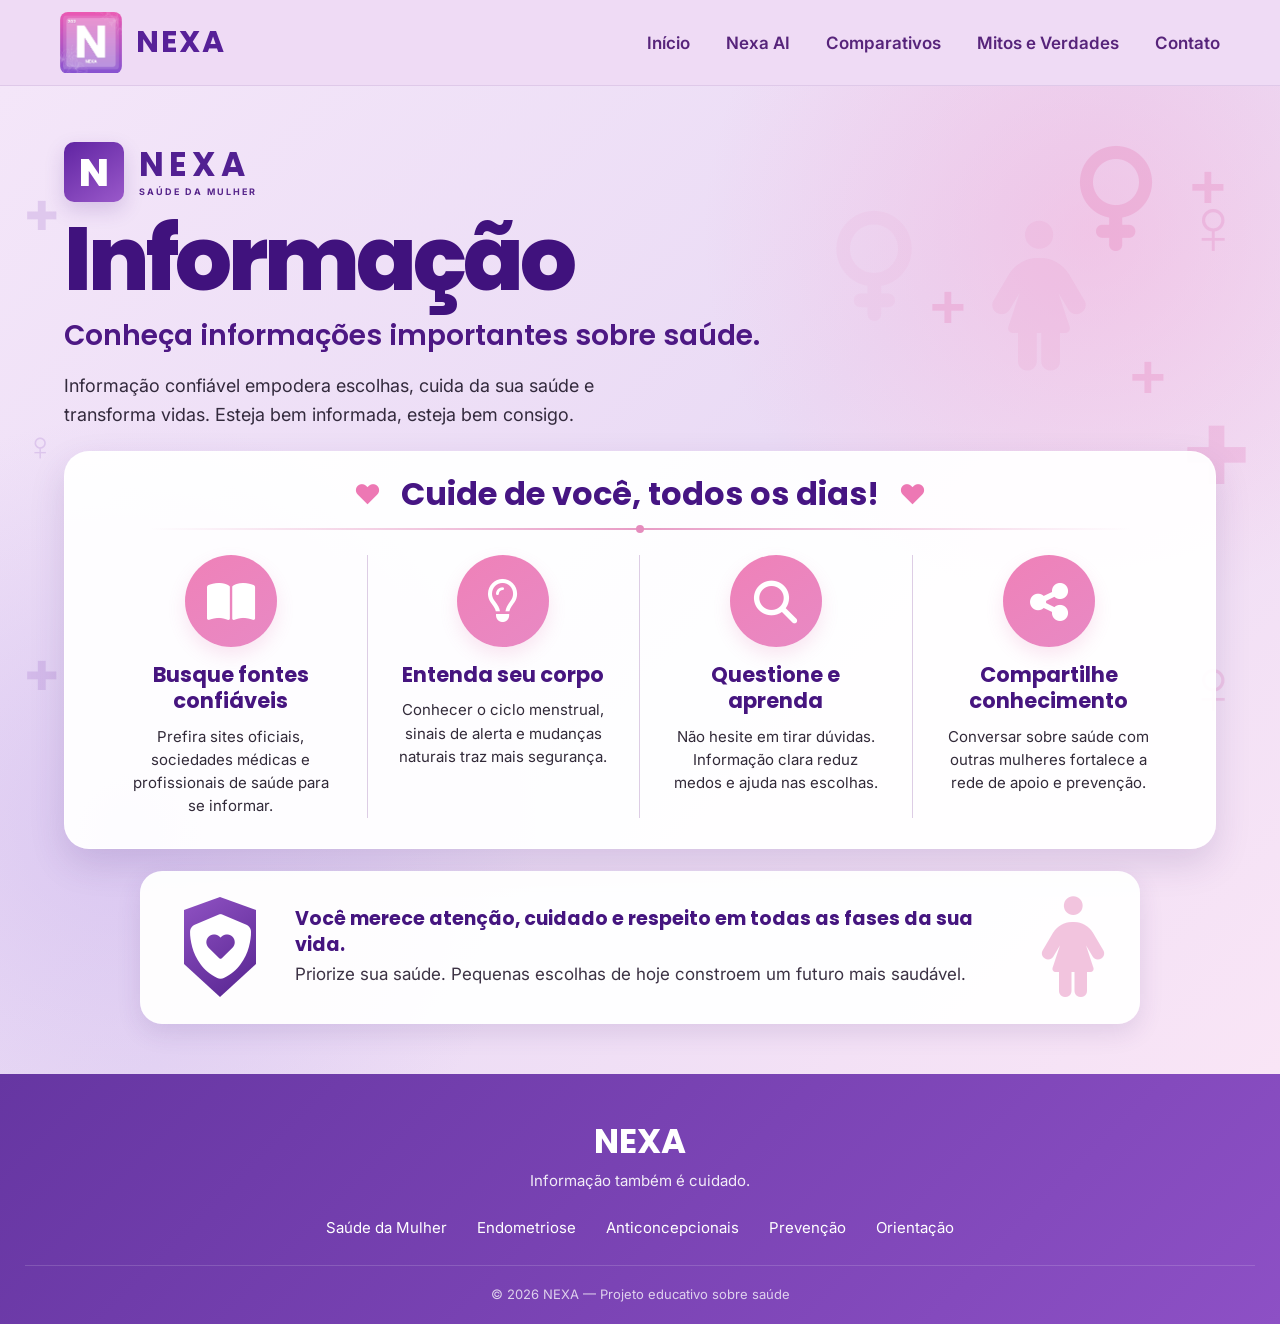
<file: informacao.html>
<!DOCTYPE html>
<html lang="pt-br">

<head>
    <meta charset="UTF-8">
    <meta name="viewport" content="width=device-width, initial-scale=1.0">

    <title>NEXA — Informação</title>

    <link rel="stylesheet"
        href="https://cdnjs.cloudflare.com/ajax/libs/font-awesome/6.5.0/css/all.min.css">

    <link rel="stylesheet" href="sytle6.css">
</head>

<body>

<!-- =====================================================
     HEADER
===================================================== -->

<header id="top">

    <div id="top1">

        <img id="simbolo"
             src="img/logo.jpeg"
             alt="Logo NEXA">

        <div id="nametitle">
            <h2>NEXA</h2>
        </div>

    </div>
<nav id="nav1">

    <a href="index.html">Início</a>

    <a href="nexa-ai.html">Nexa AI</a>

    <a href="comparativos.html">Comparativos</a>

    <a href="mitos-verdades.html">Mitos e Verdades</a>

    <a href="contato.html">Contato</a>

</nav>

</header>


<!-- =====================================================
     PÁGINA
===================================================== -->

<main class="pagina-informacao">

    <!-- DECORAÇÕES -->

    <div class="decoracao decoracao-esquerda">
        <span>✚</span>
        <span>♀</span>
        <span>✚</span>
    </div>

    <div class="decoracao decoracao-direita">
        <span>♀</span>
        <span>✚</span>
        <span>♀</span>
    </div>


    <!-- =================================================
         HERO
    ================================================= -->

    <section class="hero-informacao">

        <div class="hero-conteudo">

            <div class="marca-informacao">

                <div class="mini-logo">
                    N
                </div>

                <div class="marca-texto">

                    <strong>NEXA</strong>

                    <span>
                        SAÚDE DA MULHER
                    </span>

                </div>

            </div>


            <h1>
                Informação
            </h1>


            <h2>
                Conheça informações importantes sobre saúde.
            </h2>


            <p>
                Informação confiável empodera escolhas, cuida da
                sua saúde e transforma vidas. Esteja bem informada,
                esteja bem consigo.
            </p>

        </div>


        <!-- ILUSTRAÇÃO -->

        <div class="hero-ilustracao">

            <span class="simbolo-venus">
                <i class="fa-solid fa-venus"></i>
            </span>

            <span class="mais mais1">+</span>
            <span class="mais mais2">+</span>
            <span class="mais mais3">+</span>

            <i class="fa-solid fa-person-dress pessoa"></i>

            <i class="fa-solid fa-venus utero"></i>

        </div>

    </section>


    <!-- =================================================
         CAIXA PRINCIPAL
    ================================================= -->

    <section class="box-informacao">

        <div class="titulo-box">

            <span class="coracao">
                ♥
            </span>

            <h2>
                Cuide de você, todos os dias!
            </h2>

            <span class="coracao">
                ♥
            </span>

        </div>


        <div class="linha-decorativa"></div>


        <!-- CARDS -->

        <div class="cards-informacao">


            <!-- CARD 1 -->

            <article class="card-informacao">

                <div class="icone-card">
                    <i class="fa-solid fa-book-open"></i>
                </div>

                <h3>
                    Busque fontes confiáveis
                </h3>

                <p>
                    Prefira sites oficiais, sociedades médicas
                    e profissionais de saúde para se informar.
                </p>

            </article>


            <!-- CARD 2 -->

            <article class="card-informacao">

                <div class="icone-card">
                    <i class="fa-regular fa-lightbulb"></i>
                </div>

                <h3>
                    Entenda seu corpo
                </h3>

                <p>
                    Conhecer o ciclo menstrual, sinais de alerta
                    e mudanças naturais traz mais segurança.
                </p>

            </article>


            <!-- CARD 3 -->

            <article class="card-informacao">

                <div class="icone-card">
                    <i class="fa-solid fa-magnifying-glass"></i>
                </div>

                <h3>
                    Questione e aprenda
                </h3>

                <p>
                    Não hesite em tirar dúvidas. Informação clara
                    reduz medos e ajuda nas escolhas.
                </p>

            </article>


            <!-- CARD 4 -->

            <article class="card-informacao">

                <div class="icone-card">
                    <i class="fa-solid fa-share-nodes"></i>
                </div>

                <h3>
                    Compartilhe conhecimento
                </h3>

                <p>
                    Conversar sobre saúde com outras mulheres
                    fortalece a rede de apoio e prevenção.
                </p>

            </article>

        </div>

    </section>


    <!-- =================================================
         MENSAGEM FINAL
    ================================================= -->

    <section class="mensagem-informacao">

        <div class="icone-mensagem">

            <i class="fa-solid fa-shield-heart"></i>

        </div>


        <div class="texto-mensagem">

            <strong>
                Você merece atenção, cuidado e respeito em todas
                as fases da sua vida.
            </strong>

            <p>
                Priorize sua saúde. Pequenas escolhas de hoje
                constroem um futuro mais saudável.
            </p>

        </div>


        <div class="mulher-final">
            <i class="fa-solid fa-person-dress"></i>
        </div>

    </section>

</main>


<!-- =====================================================
     FOOTER
===================================================== -->

<footer id="rodape">

    <div class="rodape-logo">

        <h2>NEXA</h2>

        <p>
            Informação também é cuidado.
        </p>

    </div>


    <div class="rodape-links">

        <a href="saude.html">
            Saúde da Mulher
        </a>

        <a href="endometriose.html">
            Endometriose
        </a>

        <a href="anticoncepcionais.html">
            Anticoncepcionais
        </a>

        <a href="prevencao.html">
            Prevenção
        </a>

        <a href="orientacao.html">
            Orientação
        </a>

    </div>


    <div class="rodape-copy">

        <p>
            © 2026 NEXA — Projeto educativo sobre saúde
        </p>

    </div>

</footer>

</body>
</html>
</file>
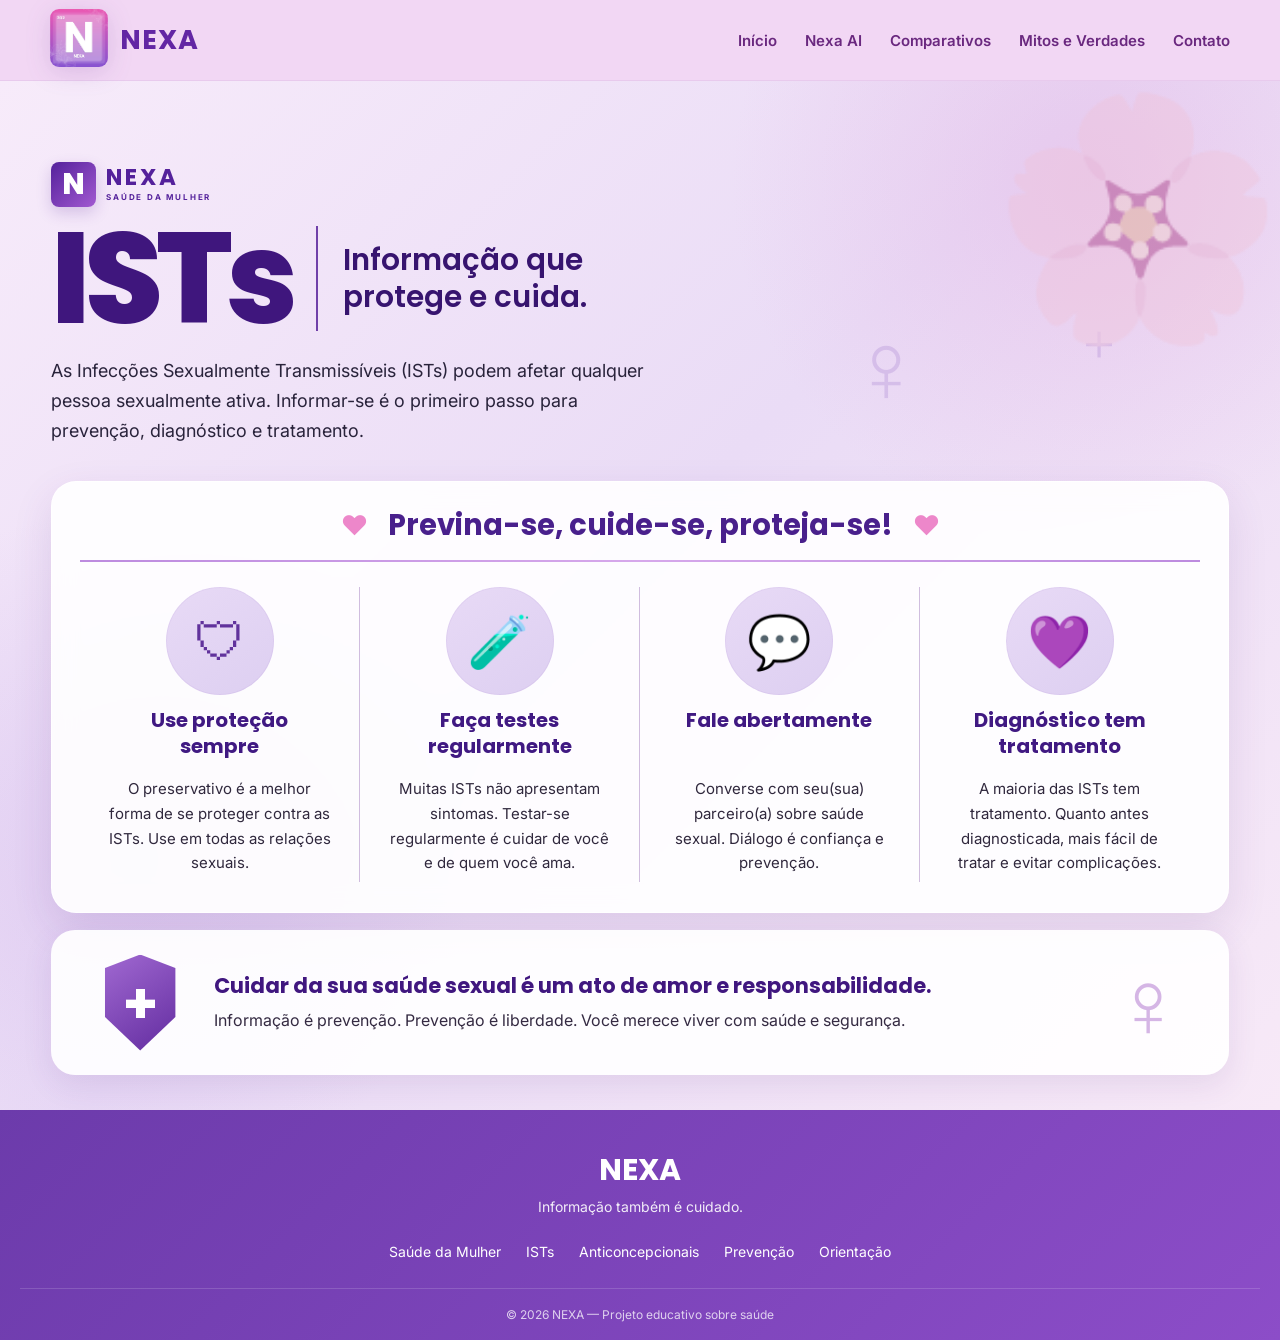
<file: ist.html>
<!DOCTYPE html>
<html lang="pt-br">

<head>
    <meta charset="UTF-8">
    <meta name="viewport" content="width=device-width, initial-scale=1.0">

    <link rel="stylesheet" href="style3.css">

    <title>NEXA - ISTs</title>
</head>

<body>

    <!-- =========================
         HEADER
    ========================== -->

    <header id="top">

        <div id="top1">

            <div>
                <img id="simbolo" src="img/logo.jpeg" alt="Logo NEXA">
            </div>

            <div id="nametitle">
                <h2>NEXA</h2>
            </div>

        </div>


<nav id="nav1">

    <a href="index.html">Início</a>

    <a href="nexa-ai.html">Nexa AI</a>
    
    <a href="comparativos.html">Comparativos</a>

    <a href="mitos-verdades.html">Mitos e Verdades</a>

    <a href="contato.html">Contato</a>

</nav>

    </header>


    <!-- =========================
         CONTEÚDO
    ========================== -->

    <main class="pagina-ist">

        <!-- TOPO -->

        <section class="hero-ist">

            <div class="hero-texto">

                <div class="marca-ist">
                    <span class="nexa-ist">N</span>

                    <div>
                        <strong>NEXA</strong>
                        <small>SAÚDE DA MULHER</small>
                    </div>
                </div>


                <div class="titulo-ist">

                    <h1>ISTs</h1>

                    <div class="linha-vertical"></div>

                    <h2>
                        Informação que<br>
                        protege e cuida.
                    </h2>

                </div>


                <p>
                    As Infecções Sexualmente Transmissíveis (ISTs)
                    podem afetar qualquer pessoa sexualmente ativa.
                    Informar-se é o primeiro passo para prevenção,
                    diagnóstico e tratamento.
                </p>

            </div>


            <!-- DECORAÇÃO -->

            <div class="decoracao-ist">

                <div class="simbolo-decor">♀</div>

                <div class="simbolo-decor pequeno">＋</div>

                <div class="flor-ist">
                    🌸
                </div>

            </div>

        </section>


        <!-- =========================
             CARDS
        ========================== -->

        <section class="box-ist">

            <div class="titulo-box">

                <span>♥</span>

                <h2>
                    Previna-se, cuide-se, proteja-se!
                </h2>

                <span>♥</span>

            </div>


            <div class="linha-box"></div>


            <div class="cards-ist">

                <!-- CARD 1 -->

                <article class="card-ist">

                    <div class="icone-ist">
                        🛡
                    </div>

                    <h3>
                        Use proteção<br>
                        sempre
                    </h3>

                    <p>
                        O preservativo é a melhor forma de se proteger
                        contra as ISTs. Use em todas as relações sexuais.
                    </p>

                </article>


                <!-- CARD 2 -->

                <article class="card-ist">

                    <div class="icone-ist">
                        🧪
                    </div>

                    <h3>
                        Faça testes<br>
                        regularmente
                    </h3>

                    <p>
                        Muitas ISTs não apresentam sintomas.
                        Testar-se regularmente é cuidar de você
                        e de quem você ama.
                    </p>

                </article>


                <!-- CARD 3 -->

                <article class="card-ist">

                    <div class="icone-ist">
                        💬
                    </div>

                    <h3>
                        Fale abertamente
                    </h3>

                    <p>
                        Converse com seu(sua) parceiro(a) sobre saúde
                        sexual. Diálogo é confiança e prevenção.
                    </p>

                </article>


                <!-- CARD 4 -->

                <article class="card-ist">

                    <div class="icone-ist">
                        💜
                    </div>

                    <h3>
                        Diagnóstico tem<br>
                        tratamento
                    </h3>

                    <p>
                        A maioria das ISTs tem tratamento. Quanto antes
                        diagnosticada, mais fácil de tratar e evitar
                        complicações.
                    </p>

                </article>

            </div>

        </section>


        <!-- =========================
             MENSAGEM FINAL
        ========================== -->

        <section class="mensagem-ist">

            <div class="escudo-ist">
                +
            </div>


            <div class="mensagem-texto-ist">

                <h3>
                    Cuidar da sua saúde sexual é um ato de amor e responsabilidade.
                </h3>

                <p>
                    Informação é prevenção. Prevenção é liberdade.
                    Você merece viver com saúde e segurança.
                </p>

            </div>


            <div class="mulher-ist">
                ♀
            </div>

        </section>

    </main>


    <!-- =========================
         FOOTER
    ========================== -->

    <footer id="rodape">

        <div class="rodape-logo">
            <h2>NEXA</h2>
            <p>Informação também é cuidado.</p>
        </div>

        <div class="rodape-links">

            <a href="saude.html">Saúde da Mulher</a>
            <a href="ist.html">ISTs</a>
            <a href="anticoncepcionais.html">Anticoncepcionais</a>
            <a href="prevencao.html">Prevenção</a>
            <a href="orientacao.html">Orientação</a>

        </div>

        <div class="rodape-copy">
            <p>
                © 2026 NEXA — Projeto educativo sobre saúde
            </p>
        </div>

    </footer>

</body>

</html>
</file>
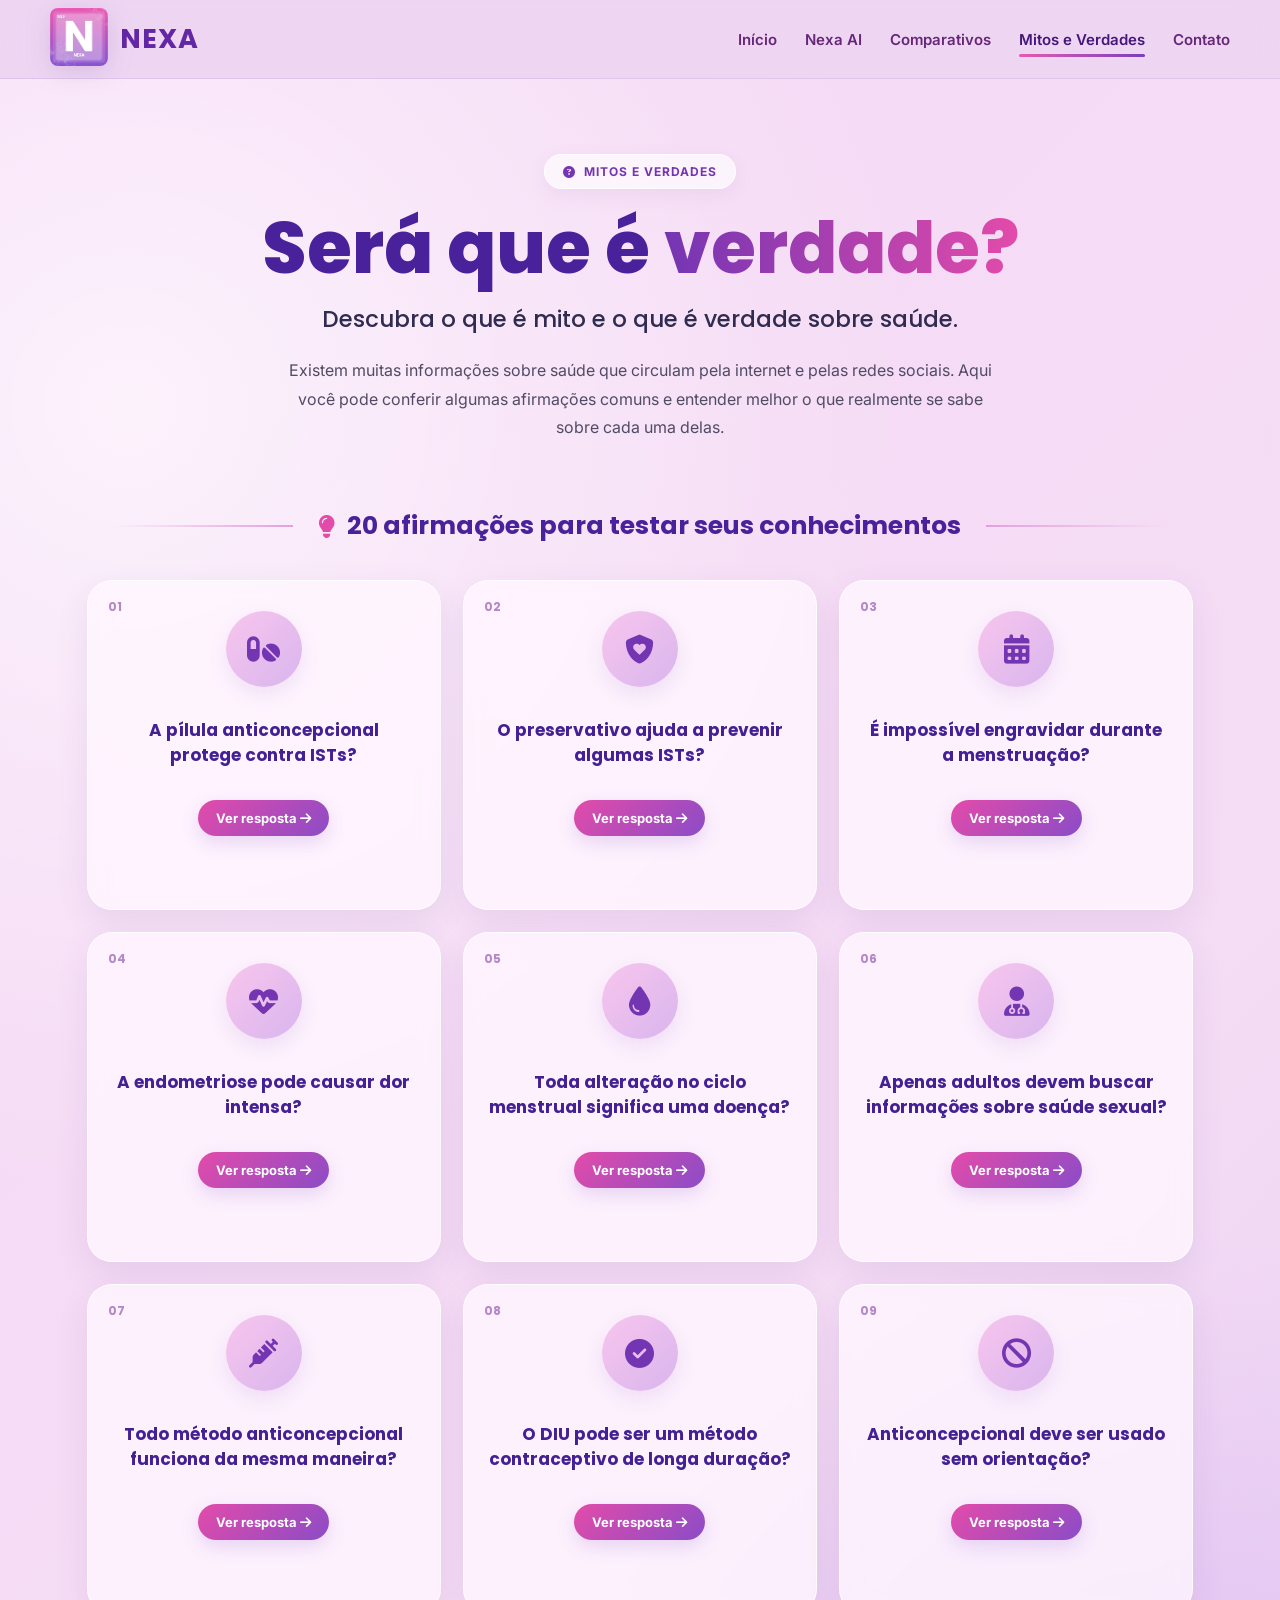
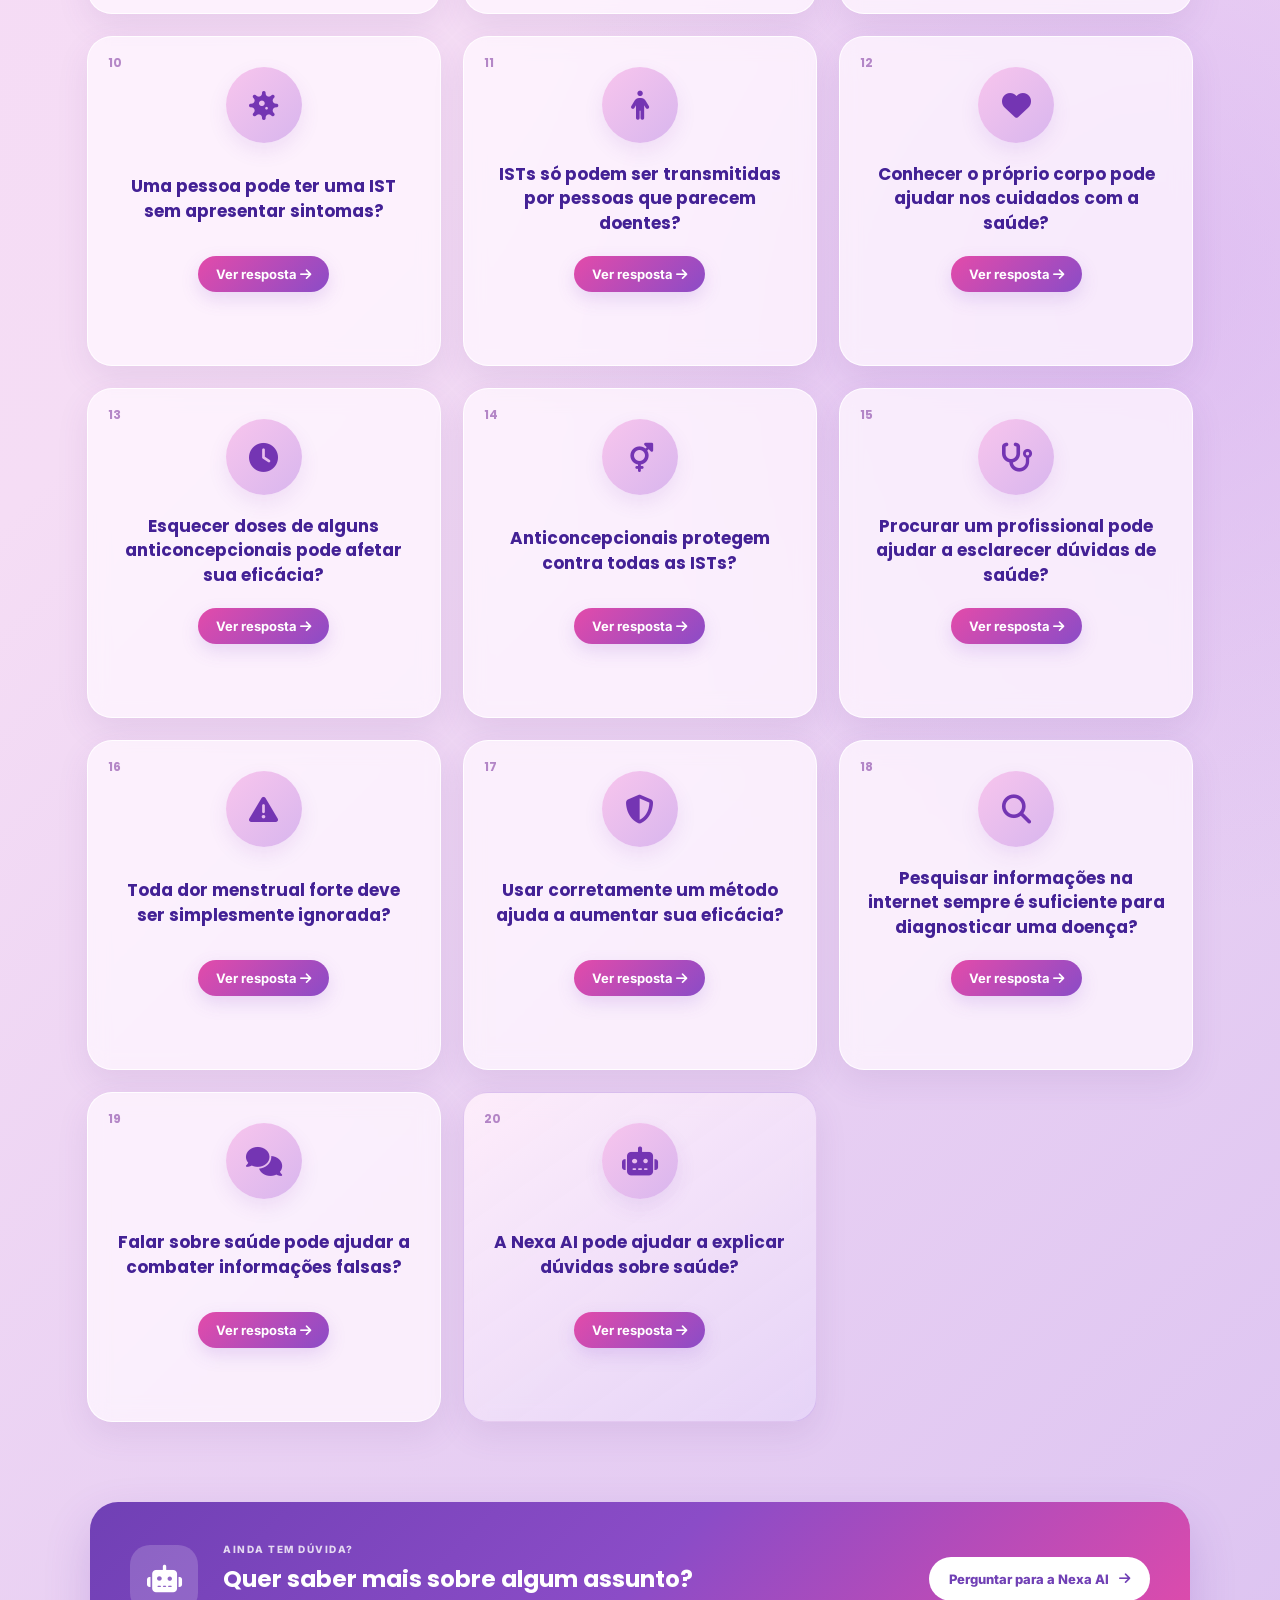
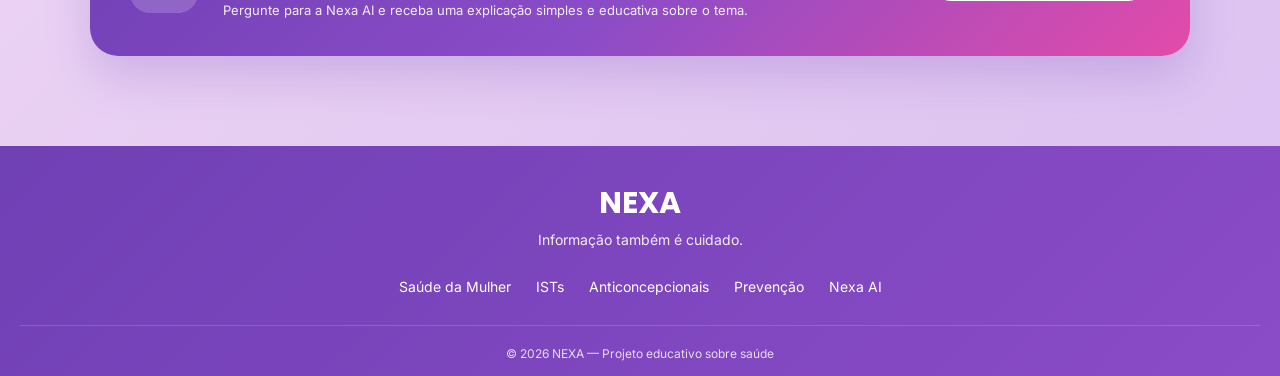
<file: mitos-verdades.html>
<!DOCTYPE html>
<html lang="pt-br">

<head>
    <meta charset="UTF-8">
    <meta name="viewport" content="width=device-width, initial-scale=1.0">

    <link rel="stylesheet"
        href="https://cdnjs.cloudflare.com/ajax/libs/font-awesome/6.5.0/css/all.min.css">

    <title>NEXA — Mitos e Verdades</title>

    <link rel="stylesheet" href="mitos-verdades.css">
</head>

<body>

<header id="top">

    <div id="top1">

        <div>
            <img id="simbolo" src="img/logo.jpeg" alt="Logo NEXA">
        </div>

        <div id="nametitle">
            <h2>NEXA</h2>
        </div>

    </div>

    <nav id="nav1">

        <a href="index.html">Início</a>

        <a href="nexa-ai.html">Nexa AI</a>

        <a href="comparativos.html">Comparativos</a>

        <a class="ativo" href="mitos-verdades.html">
            Mitos e Verdades
        </a>

        <a href="contato.html">Contato</a>

    </nav>

</header>


<main class="pagina">

    <!-- HERO -->

    <section class="hero">

        <div class="etiqueta">
            <i class="fa-solid fa-circle-question"></i>
            MITOS E VERDADES
        </div>

        <h1>
            Será que é <span>verdade?</span>
        </h1>

        <h2>
            Descubra o que é mito e o que é verdade sobre saúde.
        </h2>

        <p>
            Existem muitas informações sobre saúde que circulam pela
            internet e pelas redes sociais. Aqui você pode conferir
            algumas afirmações comuns e entender melhor o que realmente
            se sabe sobre cada uma delas.
        </p>

    </section>


    <!-- MITOS E VERDADES -->

    <section class="mitos-container">

        <div class="titulo-secao">

            <span></span>

            <div>
                <i class="fa-solid fa-lightbulb"></i>
                <h3>20 afirmações para testar seus conhecimentos</h3>
            </div>

            <span></span>

        </div>


        <div class="cards-mitos">


            <!-- 01 -->

            <article class="mito-card">

                <div class="numero">01</div>

                <div class="icone">
                    <i class="fa-solid fa-pills"></i>
                </div>

                <h4>
                    A pílula anticoncepcional protege contra ISTs?
                </h4>

                <button onclick="mostrarResposta(this)">
                    Ver resposta
                    <i class="fa-solid fa-arrow-right"></i>
                </button>

                <div class="resposta">
                    <strong class="mito">MITO</strong>

                    <p>
                        A pílula anticoncepcional ajuda a prevenir a gravidez,
                        mas não protege contra infecções sexualmente
                        transmissíveis. O preservativo é importante para
                        reduzir o risco de várias ISTs.
                    </p>
                </div>

            </article>


            <!-- 02 -->

            <article class="mito-card">

                <div class="numero">02</div>

                <div class="icone">
                    <i class="fa-solid fa-shield-heart"></i>
                </div>

                <h4>
                    O preservativo ajuda a prevenir algumas ISTs?
                </h4>

                <button onclick="mostrarResposta(this)">
                    Ver resposta
                    <i class="fa-solid fa-arrow-right"></i>
                </button>

                <div class="resposta">
                    <strong class="verdade">VERDADE</strong>

                    <p>
                        O uso correto do preservativo reduz o risco de
                        transmissão de diversas ISTs. Ele não elimina
                        completamente todos os riscos.
                    </p>
                </div>

            </article>


            <!-- 03 -->

            <article class="mito-card">

                <div class="numero">03</div>

                <div class="icone">
                    <i class="fa-solid fa-calendar-days"></i>
                </div>

                <h4>
                    É impossível engravidar durante a menstruação?
                </h4>

                <button onclick="mostrarResposta(this)">
                    Ver resposta
                    <i class="fa-solid fa-arrow-right"></i>
                </button>

                <div class="resposta">
                    <strong class="mito">MITO</strong>

                    <p>
                        A possibilidade pode ser menor em alguns momentos,
                        mas não é correto considerar a menstruação como uma
                        forma segura de evitar a gravidez.
                    </p>
                </div>

            </article>


            <!-- 04 -->

            <article class="mito-card">

                <div class="numero">04</div>

                <div class="icone">
                    <i class="fa-solid fa-heart-pulse"></i>
                </div>

                <h4>
                    A endometriose pode causar dor intensa?
                </h4>

                <button onclick="mostrarResposta(this)">
                    Ver resposta
                    <i class="fa-solid fa-arrow-right"></i>
                </button>

                <div class="resposta">
                    <strong class="verdade">VERDADE</strong>

                    <p>
                        A endometriose pode estar associada a dores
                        pélvicas, cólicas menstruais intensas e outros
                        sintomas. A avaliação profissional é importante.
                    </p>
                </div>

            </article>


            <!-- 05 -->

            <article class="mito-card">

                <div class="numero">05</div>

                <div class="icone">
                    <i class="fa-solid fa-droplet"></i>
                </div>

                <h4>
                    Toda alteração no ciclo menstrual significa uma doença?
                </h4>

                <button onclick="mostrarResposta(this)">
                    Ver resposta
                    <i class="fa-solid fa-arrow-right"></i>
                </button>

                <div class="resposta">
                    <strong class="mito">MITO</strong>

                    <p>
                        Alterações no ciclo podem acontecer por diversos
                        motivos. Porém, mudanças persistentes ou preocupantes
                        devem ser avaliadas por um profissional de saúde.
                    </p>
                </div>

            </article>


            <!-- 06 -->

            <article class="mito-card">

                <div class="numero">06</div>

                <div class="icone">
                    <i class="fa-solid fa-user-doctor"></i>
                </div>

                <h4>
                    Apenas adultos devem buscar informações sobre saúde sexual?
                </h4>

                <button onclick="mostrarResposta(this)">
                    Ver resposta
                    <i class="fa-solid fa-arrow-right"></i>
                </button>

                <div class="resposta">
                    <strong class="mito">MITO</strong>

                    <p>
                        Informação adequada à idade ajuda adolescentes e
                        jovens a conhecerem prevenção, cuidados e quando
                        procurar orientação profissional.
                    </p>
                </div>

            </article>


            <!-- 07 -->

            <article class="mito-card">

                <div class="numero">07</div>

                <div class="icone">
                    <i class="fa-solid fa-syringe"></i>
                </div>

                <h4>
                    Todo método anticoncepcional funciona da mesma maneira?
                </h4>

                <button onclick="mostrarResposta(this)">
                    Ver resposta
                    <i class="fa-solid fa-arrow-right"></i>
                </button>

                <div class="resposta">
                    <strong class="mito">MITO</strong>

                    <p>
                        Os métodos possuem mecanismos, formas de uso,
                        duração e características diferentes.
                    </p>
                </div>

            </article>


            <!-- 08 -->

            <article class="mito-card">

                <div class="numero">08</div>

                <div class="icone">
                    <i class="fa-solid fa-circle-check"></i>
                </div>

                <h4>
                    O DIU pode ser um método contraceptivo de longa duração?
                </h4>

                <button onclick="mostrarResposta(this)">
                    Ver resposta
                    <i class="fa-solid fa-arrow-right"></i>
                </button>

                <div class="resposta">
                    <strong class="verdade">VERDADE</strong>

                    <p>
                        Existem DIUs que oferecem contracepção por vários
                        anos, dependendo do tipo e do produto utilizado.
                    </p>
                </div>

            </article>


            <!-- 09 -->

            <article class="mito-card">

                <div class="numero">09</div>

                <div class="icone">
                    <i class="fa-solid fa-ban"></i>
                </div>

                <h4>
                    Anticoncepcional deve ser usado sem orientação?
                </h4>

                <button onclick="mostrarResposta(this)">
                    Ver resposta
                    <i class="fa-solid fa-arrow-right"></i>
                </button>

                <div class="resposta">
                    <strong class="mito">MITO</strong>

                    <p>
                        A escolha e o uso de métodos hormonais devem considerar
                        as características de cada pessoa e orientação de um
                        profissional de saúde.
                    </p>
                </div>

            </article>


            <!-- 10 -->

            <article class="mito-card">

                <div class="numero">10</div>

                <div class="icone">
                    <i class="fa-solid fa-virus"></i>
                </div>

                <h4>
                    Uma pessoa pode ter uma IST sem apresentar sintomas?
                </h4>

                <button onclick="mostrarResposta(this)">
                    Ver resposta
                    <i class="fa-solid fa-arrow-right"></i>
                </button>

                <div class="resposta">
                    <strong class="verdade">VERDADE</strong>

                    <p>
                        Algumas ISTs podem não apresentar sintomas evidentes.
                        Por isso, prevenção, testagem quando indicada e
                        acompanhamento são importantes.
                    </p>
                </div>

            </article>


            <!-- 11 -->

            <article class="mito-card">

                <div class="numero">11</div>

                <div class="icone">
                    <i class="fa-solid fa-person"></i>
                </div>

                <h4>
                    ISTs só podem ser transmitidas por pessoas que parecem doentes?
                </h4>

                <button onclick="mostrarResposta(this)">
                    Ver resposta
                    <i class="fa-solid fa-arrow-right"></i>
                </button>

                <div class="resposta">
                    <strong class="mito">MITO</strong>

                    <p>
                        Uma pessoa pode transmitir uma IST mesmo sem apresentar
                        sinais visíveis.
                    </p>
                </div>

            </article>


            <!-- 12 -->

            <article class="mito-card">

                <div class="numero">12</div>

                <div class="icone">
                    <i class="fa-solid fa-heart"></i>
                </div>

                <h4>
                    Conhecer o próprio corpo pode ajudar nos cuidados com a saúde?
                </h4>

                <button onclick="mostrarResposta(this)">
                    Ver resposta
                    <i class="fa-solid fa-arrow-right"></i>
                </button>

                <div class="resposta">
                    <strong class="verdade">VERDADE</strong>

                    <p>
                        Conhecer o próprio corpo e perceber mudanças pode
                        facilitar a busca por orientação quando algo diferente
                        acontece.
                    </p>
                </div>

            </article>


            <!-- 13 -->

            <article class="mito-card">

                <div class="numero">13</div>

                <div class="icone">
                    <i class="fa-solid fa-clock"></i>
                </div>

                <h4>
                    Esquecer doses de alguns anticoncepcionais pode afetar sua eficácia?
                </h4>

                <button onclick="mostrarResposta(this)">
                    Ver resposta
                    <i class="fa-solid fa-arrow-right"></i>
                </button>

                <div class="resposta">
                    <strong class="verdade">VERDADE</strong>

                    <p>
                        Para métodos que dependem de uso regular, esquecer
                        doses pode diminuir a proteção. A orientação depende
                        do método utilizado.
                    </p>
                </div>

            </article>


            <!-- 14 -->

            <article class="mito-card">

                <div class="numero">14</div>

                <div class="icone">
                    <i class="fa-solid fa-mars-and-venus"></i>
                </div>

                <h4>
                    Anticoncepcionais protegem contra todas as ISTs?
                </h4>

                <button onclick="mostrarResposta(this)">
                    Ver resposta
                    <i class="fa-solid fa-arrow-right"></i>
                </button>

                <div class="resposta">
                    <strong class="mito">MITO</strong>

                    <p>
                        Métodos anticoncepcionais têm como principal objetivo
                        prevenir a gravidez. Eles não substituem o preservativo
                        na prevenção de ISTs.
                    </p>
                </div>

            </article>


            <!-- 15 -->

            <article class="mito-card">

                <div class="numero">15</div>

                <div class="icone">
                    <i class="fa-solid fa-stethoscope"></i>
                </div>

                <h4>
                    Procurar um profissional pode ajudar a esclarecer dúvidas de saúde?
                </h4>

                <button onclick="mostrarResposta(this)">
                    Ver resposta
                    <i class="fa-solid fa-arrow-right"></i>
                </button>

                <div class="resposta">
                    <strong class="verdade">VERDADE</strong>

                    <p>
                        Profissionais de saúde podem orientar sobre prevenção,
                        sintomas, exames e opções de cuidado.
                    </p>
                </div>

            </article>


            <!-- 16 -->

            <article class="mito-card">

                <div class="numero">16</div>

                <div class="icone">
                    <i class="fa-solid fa-triangle-exclamation"></i>
                </div>

                <h4>
                    Toda dor menstrual forte deve ser simplesmente ignorada?
                </h4>

                <button onclick="mostrarResposta(this)">
                    Ver resposta
                    <i class="fa-solid fa-arrow-right"></i>
                </button>

                <div class="resposta">
                    <strong class="mito">MITO</strong>

                    <p>
                        Dor menstrual que é muito intensa, persistente ou
                        interfere nas atividades pode merecer avaliação
                        profissional.
                    </p>
                </div>

            </article>


            <!-- 17 -->

            <article class="mito-card">

                <div class="numero">17</div>

                <div class="icone">
                    <i class="fa-solid fa-shield-halved"></i>
                </div>

                <h4>
                    Usar corretamente um método ajuda a aumentar sua eficácia?
                </h4>

                <button onclick="mostrarResposta(this)">
                    Ver resposta
                    <i class="fa-solid fa-arrow-right"></i>
                </button>

                <div class="resposta">
                    <strong class="verdade">VERDADE</strong>

                    <p>
                        O uso correto e consistente é importante para que
                        muitos métodos funcionem da maneira esperada.
                    </p>
                </div>

            </article>


            <!-- 18 -->

            <article class="mito-card">

                <div class="numero">18</div>

                <div class="icone">
                    <i class="fa-solid fa-magnifying-glass"></i>
                </div>

                <h4>
                    Pesquisar informações na internet sempre é suficiente para diagnosticar uma doença?
                </h4>

                <button onclick="mostrarResposta(this)">
                    Ver resposta
                    <i class="fa-solid fa-arrow-right"></i>
                </button>

                <div class="resposta">
                    <strong class="mito">MITO</strong>

                    <p>
                        Informações online podem ajudar na educação em saúde,
                        mas não substituem avaliação e diagnóstico realizados
                        por profissionais.
                    </p>
                </div>

            </article>


            <!-- 19 -->

            <article class="mito-card">

                <div class="numero">19</div>

                <div class="icone">
                    <i class="fa-solid fa-comments"></i>
                </div>

                <h4>
                    Falar sobre saúde pode ajudar a combater informações falsas?
                </h4>

                <button onclick="mostrarResposta(this)">
                    Ver resposta
                    <i class="fa-solid fa-arrow-right"></i>
                </button>

                <div class="resposta">
                    <strong class="verdade">VERDADE</strong>

                    <p>
                        Conversar sobre saúde usando fontes confiáveis pode
                        ajudar a identificar e combater informações incorretas.
                    </p>
                </div>

            </article>


            <!-- 20 -->

            <article class="mito-card destaque">

                <div class="numero">20</div>

                <div class="icone">
                    <i class="fa-solid fa-robot"></i>
                </div>

                <h4>
                    A Nexa AI pode ajudar a explicar dúvidas sobre saúde?
                </h4>

                <button onclick="mostrarResposta(this)">
                    Ver resposta
                    <i class="fa-solid fa-arrow-right"></i>
                </button>

                <div class="resposta">
                    <strong class="verdade">VERDADE</strong>

                    <p>
                        A Nexa AI pode ajudar a explicar informações
                        educativas de forma simples. Ela não substitui um
                        profissional de saúde.
                    </p>
                </div>

            </article>


        </div>

    </section>


    <!-- CTA PARA IA -->

    <section class="cta-ai">

        <div class="cta-icone">
            <i class="fa-solid fa-robot"></i>
        </div>

        <div class="cta-texto">

            <span>AINDA TEM DÚVIDA?</span>

            <h2>
                Quer saber mais sobre algum assunto?
            </h2>

            <p>
                Pergunte para a Nexa AI e receba uma explicação
                simples e educativa sobre o tema.
            </p>

        </div>

        <a href="nexa-ai.html" class="btn-ai">
            Perguntar para a Nexa AI
            <i class="fa-solid fa-arrow-right"></i>
        </a>

    </section>

</main>


<footer id="rodape">

    <div class="rodape-logo">

        <h2>NEXA</h2>

        <p>
            Informação também é cuidado.
        </p>

    </div>

    <div class="rodape-links">

        <a href="saude.html">Saúde da Mulher</a>

        <a href="ist.html">ISTs</a>

        <a href="anticoncepcionais.html">Anticoncepcionais</a>

        <a href="prevencao.html">Prevenção</a>

        <a href="nexa-ai.html">Nexa AI</a>

    </div>

    <div class="rodape-copy">

        <p>
            © 2026 NEXA — Projeto educativo sobre saúde
        </p>

    </div>

</footer>


<script>

function mostrarResposta(botao) {

    const card = botao.closest(".mito-card");

    card.classList.toggle("aberto");

    if (card.classList.contains("aberto")) {

        botao.innerHTML =
            'Esconder resposta <i class="fa-solid fa-chevron-up"></i>';

    } else {

        botao.innerHTML =
            'Ver resposta <i class="fa-solid fa-arrow-right"></i>';

    }

}

</script>

</body>
</html>
</file>
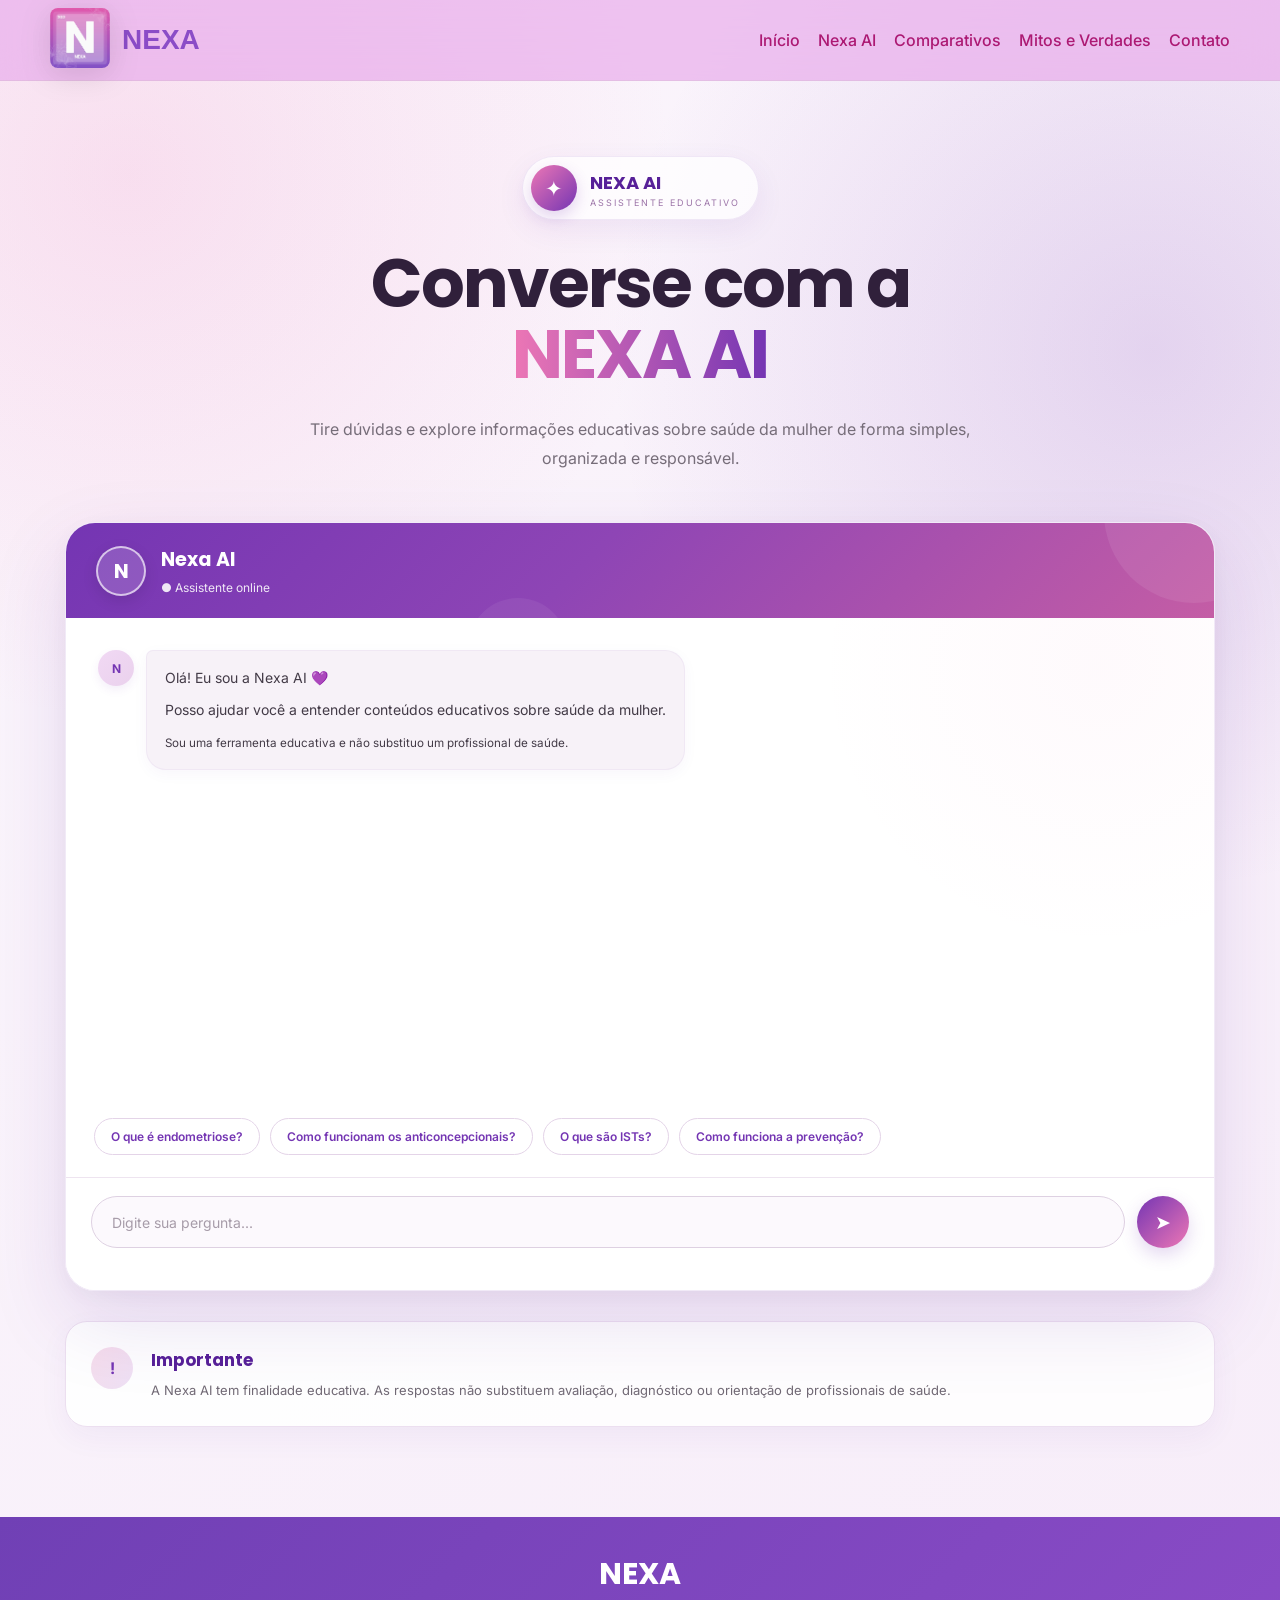
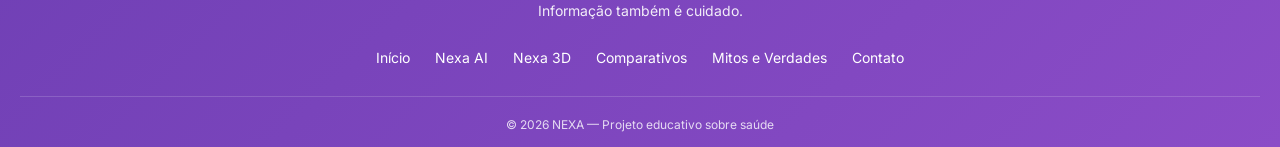
<file: nexa-ai.html>
<!DOCTYPE html>
<html lang="pt-br">

<head>

    <meta charset="UTF-8">

    <meta name="viewport"
          content="width=device-width, initial-scale=1.0">

    <link rel="stylesheet" href="style9.css">

    <link rel="preconnect"
          href="https://fonts.googleapis.com">

    <link rel="preconnect"
          href="https://fonts.gstatic.com"
          crossorigin>

    <link href="https://fonts.googleapis.com/css2?family=Inter:wght@400;500;600;700&family=Poppins:wght@500;600;700&display=swap"
          rel="stylesheet">

    <title>NEXA AI</title>

</head>


<body>

<header id="top">

    <div id="top1">

        <div>
            <img
                id="simbolo"
                src="img/logo.jpeg"
                alt="Logo NEXA"
            >
        </div>

        <div id="nametitle">
            <h2>NEXA</h2>
        </div>

    </div>


    <nav id="nav1">

        <a href="index.html">Início</a>

        <a href="nexa-ai.html" class="ativo">
            Nexa AI
        </a>


        <a href="comparativos.html">
            Comparativos
        </a>

        <a href="mitos-verdades.html">
            Mitos e Verdades
        </a>

        <a href="contato.html">
            Contato
        </a>

    </nav>

</header>


<main class="pagina-ai">


    <section class="hero-ai">

        <div class="ai-marca">
            <span>✦</span>

            <div>
                <strong>NEXA AI</strong>
                <small>ASSISTENTE EDUCATIVO</small>
            </div>
        </div>


        <h1>
            Converse com a<br>
            <span>NEXA AI</span>
        </h1>


        <p>
            Tire dúvidas e explore informações educativas
            sobre saúde da mulher de forma simples,
            organizada e responsável.
        </p>

    </section>



    <section class="chat-container">


        <div class="chat-topo">

            <div class="ai-avatar">
                N
            </div>

            <div>

                <h2>Nexa AI</h2>

                <span>
                    ● Assistente online
                </span>

            </div>

        </div>



        <div id="chat">

            <div class="mensagem mensagem-ai">

                <div class="avatar-pequeno">
                    N
                </div>

                <div class="balao">

                    <p>
                        Olá! Eu sou a Nexa AI 💜
                    </p>

                    <p>
                        Posso ajudar você a entender
                        conteúdos educativos sobre saúde
                        da mulher.
                    </p>

                    <small>
                        Sou uma ferramenta educativa e não
                        substituo um profissional de saúde.
                    </small>

                </div>

            </div>

        </div>



        <div class="sugestoes">

            <button data-pergunta="O que é endometriose?">
                O que é endometriose?
            </button>

            <button data-pergunta="Como funcionam os anticoncepcionais?">
                Como funcionam os anticoncepcionais?
            </button>

            <button data-pergunta="O que são ISTs?">
                O que são ISTs?
            </button>

            <button data-pergunta="Como funciona a prevenção?">
                Como funciona a prevenção?
            </button>

        </div>



        <form id="form-chat">

            <input
                type="text"
                id="pergunta"
                placeholder="Digite sua pergunta..."
                autocomplete="off"
                maxlength="1000"
            >

            <button
                type="submit"
                id="enviar"
                aria-label="Enviar pergunta"
            >
                ➤
            </button>

        </form>


        <div id="status-ai"></div>

    </section>



    <section class="aviso-ai">

        <div class="aviso-icone">
            !
        </div>

        <div>

            <h3>
                Importante
            </h3>

            <p>
                A Nexa AI tem finalidade educativa.
                As respostas não substituem avaliação,
                diagnóstico ou orientação de profissionais
                de saúde.
            </p>

        </div>

    </section>


</main>



<footer id="rodape">

    <div class="rodape-logo">

        <h2>NEXA</h2>

        <p>
            Informação também é cuidado.
        </p>

    </div>


    <div class="rodape-links">

        <a href="index.html">Início</a>

        <a href="nexa-ai.html">Nexa AI</a>

        <a href="nexa-3d.html">Nexa 3D</a>

        <a href="comparativos.html">
            Comparativos
        </a>

        <a href="mitos-verdades.html">
            Mitos e Verdades
        </a>

        <a href="contato.html">
            Contato
        </a>

    </div>


    <div class="rodape-copy">

        <p>
            © 2026 NEXA — Projeto educativo sobre saúde
        </p>

    </div>

</footer>


<script src="nexa-ai.js"></script>

</body>
</html>
</file>
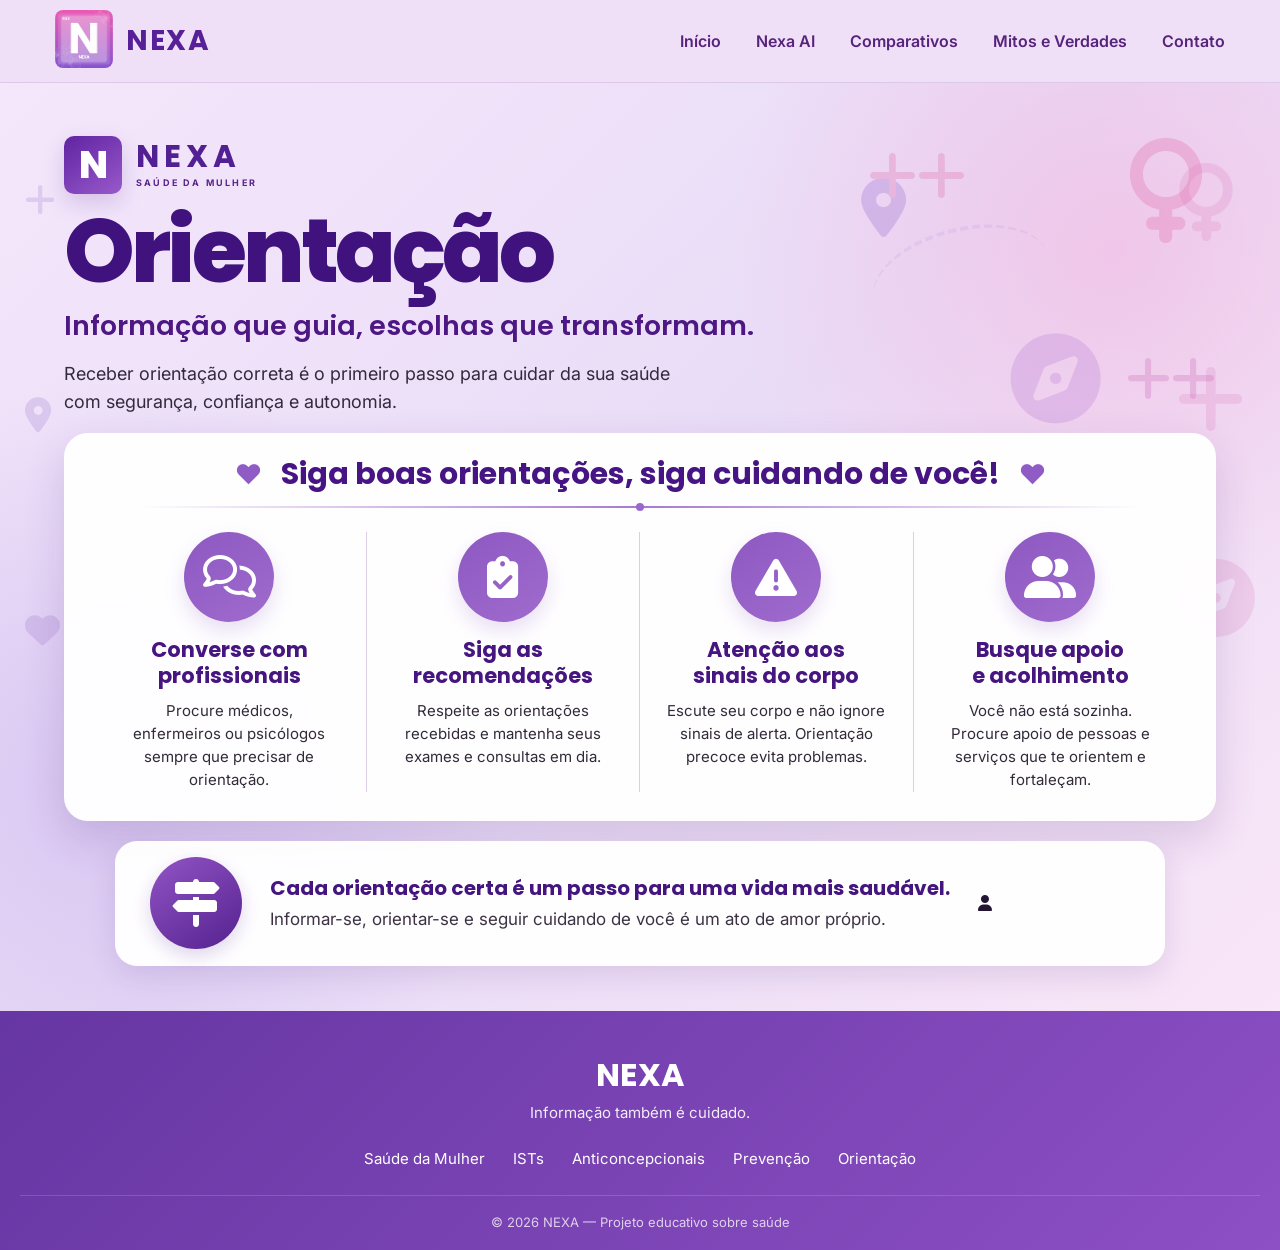
<file: orientacao.html>
<!DOCTYPE html>
<html lang="pt-br">

<head>
    <meta charset="UTF-8">
    <meta name="viewport" content="width=device-width, initial-scale=1.0">

    <link rel="stylesheet"
        href="https://cdnjs.cloudflare.com/ajax/libs/font-awesome/6.5.0/css/all.min.css">

    <link rel="stylesheet" href="style7.css">

    <title>NEXA | Orientação</title>
</head>

<body>

<header id="top">

    <div id="top1">

        <div>
            <img id="simbolo"
                 src="img/logo.jpeg"
                 alt="Logo NEXA">
        </div>

        <div id="nametitle">
            <h2>NEXA</h2>
        </div>

    </div>

<nav id="nav1">

    <a href="index.html">Início</a>

    <a href="nexa-ai.html">Nexa AI</a>
    
    <a href="comparativos.html">Comparativos</a>

    <a href="mitos-verdades.html">Mitos e Verdades</a>

    <a href="contato.html">Contato</a>

</nav>

</header>


<main class="pagina-orientacao">

    <!-- DECORAÇÕES -->

    <div class="decoracao decoracao-esquerda">

        <i class="fa-solid fa-plus"></i>

        <i class="fa-solid fa-location-dot"></i>

        <i class="fa-solid fa-heart"></i>

    </div>


    <div class="decoracao decoracao-direita">

        <i class="fa-solid fa-venus"></i>

        <i class="fa-solid fa-plus"></i>

        <i class="fa-solid fa-compass"></i>

    </div>


    <!-- HERO -->

    <section class="hero-orientacao">

        <div class="hero-conteudo">

            <div class="marca-orientacao">

                <div class="mini-logo">
                    N
                </div>

                <div class="marca-texto">

                    <strong>NEXA</strong>

                    <span>SAÚDE DA MULHER</span>

                </div>

            </div>


            <h1>Orientação</h1>

            <h2>
                Informação que guia, escolhas que transformam.
            </h2>

            <p>
                Receber orientação correta é o primeiro passo
                para cuidar da sua saúde com segurança,
                confiança e autonomia.
            </p>

        </div>


        <!-- ILUSTRAÇÃO -->

        <div class="hero-ilustracao">

            <i class="fa-solid fa-location-dot local"></i>

            <i class="fa-solid fa-venus venus"></i>

            <i class="fa-solid fa-compass compass"></i>

            <i class="fa-solid fa-plus plus1">+</i>

            <i class="fa-solid fa-plus plus2">+</i>

            <div class="caminho"></div>

        </div>

    </section>


    <!-- CAIXA PRINCIPAL -->

    <section class="box-orientacao">

        <div class="titulo-box">

            <span class="coracao">♥</span>

            <h2>
                Siga boas orientações, siga cuidando de você!
            </h2>

            <span class="coracao">♥</span>

        </div>


        <div class="linha-decorativa"></div>


        <div class="cards-orientacao">


            <!-- CARD 1 -->

            <article class="card-orientacao">

                <div class="icone-card">

                    <i class="fa-regular fa-comments"></i>

                </div>

                <h3>
                    Converse com<br>
                    profissionais
                </h3>

                <p>
                    Procure médicos, enfermeiros
                    ou psicólogos sempre que
                    precisar de orientação.
                </p>

            </article>


            <!-- CARD 2 -->

            <article class="card-orientacao">

                <div class="icone-card">

                    <i class="fa-solid fa-clipboard-check"></i>

                </div>

                <h3>
                    Siga as<br>
                    recomendações
                </h3>

                <p>
                    Respeite as orientações
                    recebidas e mantenha seus
                    exames e consultas em dia.
                </p>

            </article>


            <!-- CARD 3 -->

            <article class="card-orientacao">

                <div class="icone-card">

                    <i class="fa-solid fa-triangle-exclamation"></i>

                </div>

                <h3>
                    Atenção aos<br>
                    sinais do corpo
                </h3>

                <p>
                    Escute seu corpo e não ignore
                    sinais de alerta. Orientação
                    precoce evita problemas.
                </p>

            </article>


            <!-- CARD 4 -->

            <article class="card-orientacao">

                <div class="icone-card">

                    <i class="fa-solid fa-user-group"></i>

                </div>

                <h3>
                    Busque apoio<br>
                    e acolhimento
                </h3>

                <p>
                    Você não está sozinha. Procure
                    apoio de pessoas e serviços
                    que te orientem e fortaleçam.
                </p>

            </article>

        </div>

    </section>


    <!-- MENSAGEM FINAL -->

    <section class="mensagem-orientacao">

        <div class="icone-mensagem">

            <i class="fa-solid fa-signs-post"></i>

        </div>


        <div class="texto-mensagem">

            <strong>
                Cada orientação certa é um passo para
                uma vida mais saudável.
            </strong>

            <p>
                Informar-se, orientar-se e seguir cuidando
                de você é um ato de amor próprio.
            </p>

        </div>


        <div class="desenho-mulher">
            <i class="fa-solid fa-user"></i>
        </div>

    </section>

</main>


<footer id="rodape">

    <div class="rodape-logo">

        <h2>NEXA</h2>

        <p>
            Informação também é cuidado.
        </p>

    </div>


    <div class="rodape-links">

        <a href="saude.html">Saúde da Mulher</a>

        <a href="ist.html">ISTs</a>

        <a href="anticoncepcionais.html">
            Anticoncepcionais
        </a>

        <a href="prevencao.html">
            Prevenção
        </a>

        <a href="orientacao.html">
            Orientação
        </a>

    </div>


    <div class="rodape-copy">

        <p>
            © 2026 NEXA — Projeto educativo sobre saúde
        </p>

    </div>

</footer>

</body>
</html>
</file>
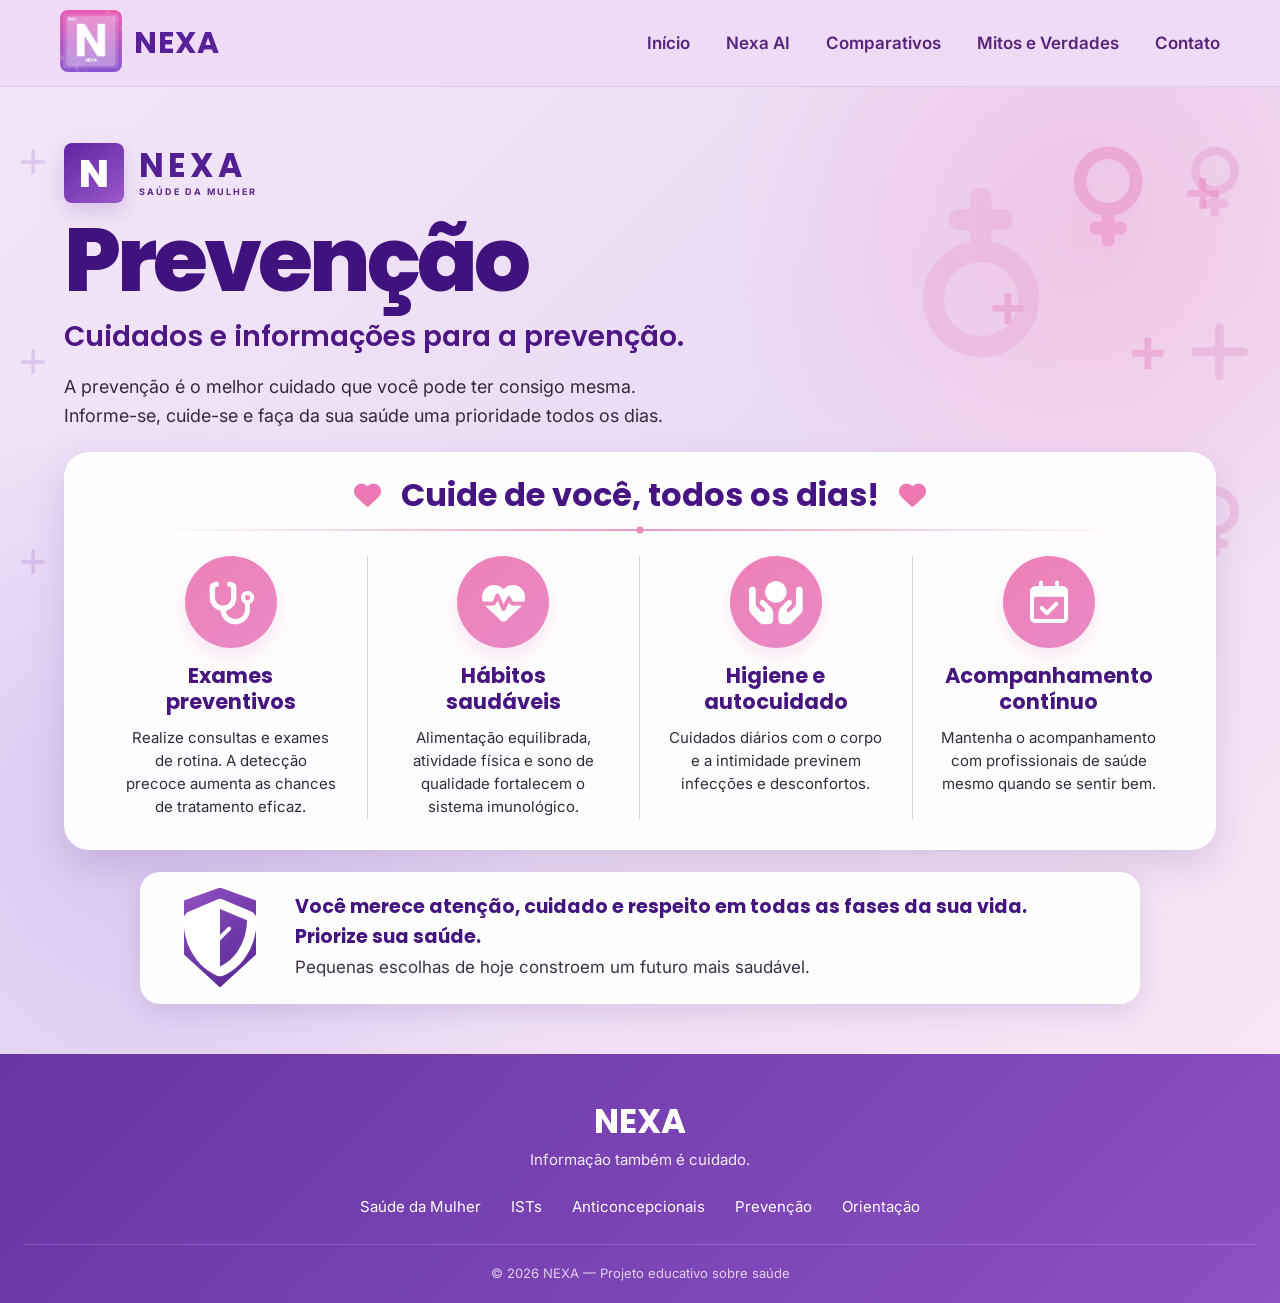
<file: prevencao.html>
<!DOCTYPE html>
<html lang="pt-br">

<head>
    <meta charset="UTF-8">
    <meta name="viewport" content="width=device-width, initial-scale=1.0">

    <link rel="stylesheet"
        href="https://cdnjs.cloudflare.com/ajax/libs/font-awesome/6.5.0/css/all.min.css">

    <link rel="stylesheet" href="style5.css">

    <title>NEXA - Prevenção</title>
</head>

<body>

    <!-- ==================================================
         HEADER
    =================================================== -->

    <header id="top">

        <div id="top1">

            <div>
                <img id="simbolo"
                    src="img/logo.jpeg"
                    alt="Logo NEXA">
            </div>

            <div id="nametitle">
                <h2>NEXA</h2>
            </div>

        </div>

<nav id="nav1">

    <a href="index.html">Início</a>

    <a href="nexa-ai.html">Nexa AI</a>

    <a href="comparativos.html">Comparativos</a>

    <a href="mitos-verdades.html">Mitos e Verdades</a>

    <a href="contato.html">Contato</a>

</nav>

    </header>


    <!-- ==================================================
         PÁGINA
    =================================================== -->

    <main class="pagina-prevencao">


        <!-- DECORAÇÕES DE FUNDO -->

        <div class="decoracao decoracao-esquerda">
            <i class="fa-solid fa-plus"></i>
            <i class="fa-solid fa-plus"></i>
            <i class="fa-solid fa-plus"></i>
        </div>

        <div class="decoracao decoracao-direita">
            <i class="fa-solid fa-venus"></i>
            <i class="fa-solid fa-plus"></i>
            <i class="fa-solid fa-venus"></i>
        </div>


        <!-- ==================================================
             HERO
        =================================================== -->

        <section class="hero-prevencao">

            <div class="hero-conteudo">

                <!-- Logo decorativa -->

                <div class="marca-prevencao">

                    <div class="mini-logo">
                        N
                    </div>

                    <div class="marca-texto">

                        <strong>NEXA</strong>

                        <span>
                            SAÚDE DA MULHER
                        </span>

                    </div>

                </div>


                <h1>
                    Prevenção
                </h1>


                <h2>
                    Cuidados e informações para a prevenção.
                </h2>


                <p>
                    A prevenção é o melhor cuidado que você pode ter
                    consigo mesma. Informe-se, cuide-se e faça da sua saúde
                    uma prioridade todos os dias.
                </p>

            </div>


            <!-- Ilustração decorativa -->

            <div class="hero-ilustracao">

                <div class="simbolo-venus">
                    <i class="fa-solid fa-venus"></i>
                </div>

                <div class="mais mais1">+</div>
                <div class="mais mais2">+</div>
                <div class="mais mais3">+</div>

                <div class="utero">
                    <i class="fa-solid fa-venus"></i>
                </div>

            </div>

        </section>



        <!-- ==================================================
             CAIXA PRINCIPAL
        =================================================== -->

        <section class="box-prevencao">


            <!-- TÍTULO -->

            <div class="titulo-box">

                <span class="coracao">
                    <i class="fa-solid fa-heart"></i>
                </span>

                <h2>
                    Cuide de você, todos os dias!
                </h2>

                <span class="coracao">
                    <i class="fa-solid fa-heart"></i>
                </span>

            </div>


            <div class="linha-decorativa">

                <span></span>

            </div>



            <!-- ==================================================
                 CARDS
            =================================================== -->

            <div class="cards-prevencao">


                <!-- CARD 1 -->

                <article class="card-prevencao">

                    <div class="icone-card">

                        <i class="fa-solid fa-stethoscope"></i>

                    </div>

                    <h3>
                        Exames<br>
                        preventivos
                    </h3>

                    <p>
                        Realize consultas e exames de rotina.
                        A detecção precoce aumenta as chances
                        de tratamento eficaz.
                    </p>

                </article>



                <!-- CARD 2 -->

                <article class="card-prevencao">

                    <div class="icone-card">

                        <i class="fa-solid fa-heart-pulse"></i>

                    </div>

                    <h3>
                        Hábitos<br>
                        saudáveis
                    </h3>

                    <p>
                        Alimentação equilibrada, atividade
                        física e sono de qualidade fortalecem
                        o sistema imunológico.
                    </p>

                </article>



                <!-- CARD 3 -->

                <article class="card-prevencao">

                    <div class="icone-card">

                        <i class="fa-solid fa-hands-holding-circle"></i>

                    </div>

                    <h3>
                        Higiene e<br>
                        autocuidado
                    </h3>

                    <p>
                        Cuidados diários com o corpo e a
                        intimidade previnem infecções e
                        desconfortos.
                    </p>

                </article>



                <!-- CARD 4 -->

                <article class="card-prevencao">

                    <div class="icone-card">

                        <i class="fa-regular fa-calendar-check"></i>

                    </div>

                    <h3>
                        Acompanhamento<br>
                        contínuo
                    </h3>

                    <p>
                        Mantenha o acompanhamento com
                        profissionais de saúde mesmo
                        quando se sentir bem.
                    </p>

                </article>

            </div>

        </section>



        <!-- ==================================================
             MENSAGEM FINAL
        =================================================== -->

        <section class="mensagem-prevencao">

            <div class="icone-mensagem">

                <i class="fa-solid fa-shield-halved"></i>

                <i class="fa-solid fa-check check-shield"></i>

            </div>


            <div class="texto-mensagem">

                <strong>
                    Você merece atenção, cuidado e respeito em todas
                    as fases da sua vida.
                </strong>

                <strong>
                    Priorize sua saúde.
                </strong>

                <p>
                    Pequenas escolhas de hoje constroem um futuro
                    mais saudável.
                </p>

            </div>

        </section>


    </main>



    <!-- ==================================================
         FOOTER
    =================================================== -->

    <footer id="rodape">

        <div class="rodape-logo">

            <h2>NEXA</h2>

            <p>
                Informação também é cuidado.
            </p>

        </div>


        <div class="rodape-links">

            <a href="saude.html">
                Saúde da Mulher
            </a>

            <a href="ist.html">
                ISTs
            </a>

            <a href="anticoncepcionais.html">
                Anticoncepcionais
            </a>

            <a href="prevencao.html">
                Prevenção
            </a>

            <a href="orientacao.html">
                Orientação
            </a>

        </div>


        <div class="rodape-copy">

            <p>
                © 2026 NEXA — Projeto educativo sobre saúde
            </p>

        </div>

    </footer>


</body>
</html>
</file>
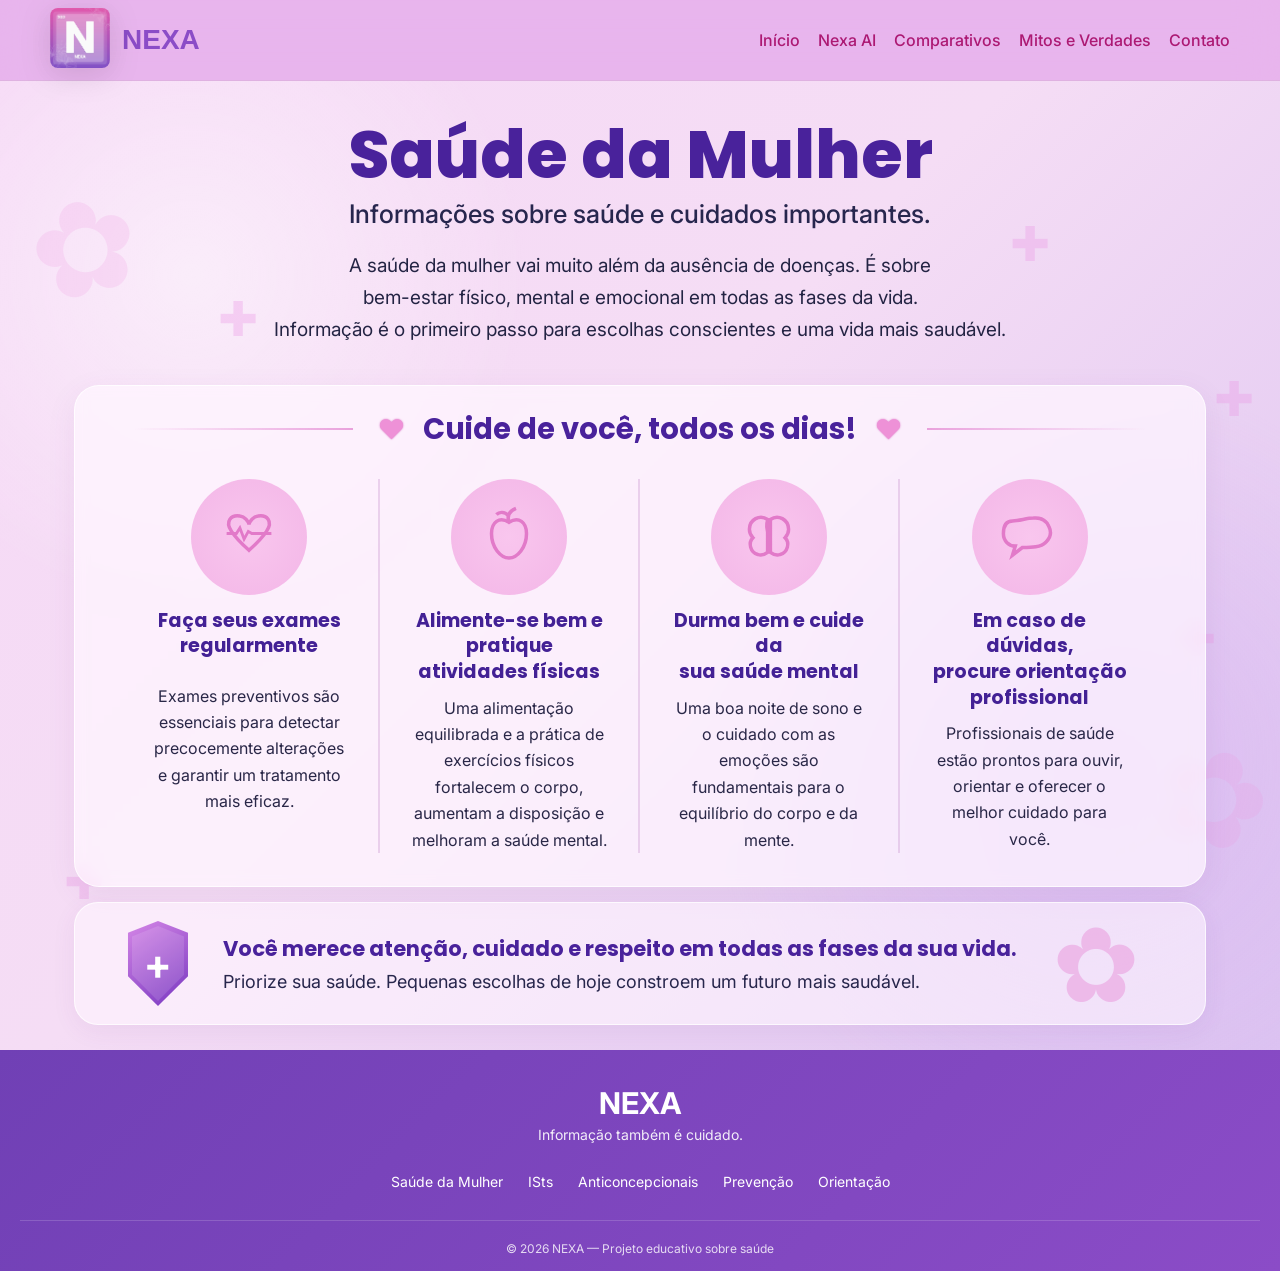
<file: saude.html>
<!DOCTYPE html>
<html lang="pt-BR">
<head>
    <meta charset="UTF-8">
    <meta name="viewport" content="width=device-width, initial-scale=1.0">

    <title>Saúde da Mulher | NEXA</title>

    <link rel="stylesheet" href="style2.css">
</head>

<body>

<header id="top">

    <div id="top1">

        <div>
            <img id="simbolo" src="img/logo.jpeg" alt="Símbolo NEXA">
        </div>

        <div id="nametitle">
            <h2>NEXA</h2>
        </div>

    </div>


<nav id="nav1">

    <a href="index.html">Início</a>

    <a href="nexa-ai.html">Nexa AI</a>

    <a href="comparativos.html">Comparativos</a>

    <a href="mitos-verdades.html">Mitos e Verdades</a>

    <a href="contato.html">Contato</a>

</nav>

</header>

    <main class="pagina">

        <!-- LOGO -->
        <header class="header">
            </div>
        </header>


        <!-- ELEMENTOS DECORATIVOS -->
        <div class="decor decor-1">✚</div>
        <div class="decor decor-2">✚</div>
        <div class="decor decor-3">✚</div>
        <div class="decor decor-4">✚</div>
        <div class="decor decor-5">✚</div>

        <div class="flor flor-esquerda">✿</div>
        <div class="flor flor-direita">✿</div>


        <!-- HERO -->
        <section class="hero">

            <h1>Saúde da Mulher</h1>

            <h2>
                Informações sobre saúde e cuidados importantes.
            </h2>

            <p>
                A saúde da mulher vai muito além da ausência de doenças. É sobre
                <br class="desktop">
                bem-estar físico, mental e emocional em todas as fases da vida.
            </p>

            <p>
                Informação é o primeiro passo para escolhas conscientes e uma vida mais saudável.
            </p>

        </section>


        <!-- CARDS -->
        <section class="cuidados">

            <div class="titulo-cuidados">
                <span></span>

                <div>
                    <span class="coracao">♥</span>
                    <h3>Cuide de você, todos os dias!</h3>
                    <span class="coracao">♥</span>
                </div>

                <span></span>
            </div>


            <div class="cards">

                <!-- CARD 1 -->
                <article class="card">

                    <div class="icone">
                        <svg viewBox="0 0 100 100">
                            <path
                                d="M25 42
                                C15 27 25 18 37 20
                                C44 21 49 27 50 32
                                C51 27 56 21 63 20
                                C75 18 85 27 75 42
                                C68 53 59 61 50 69
                                C41 61 32 53 25 42Z"
                                fill="none"
                                stroke="currentColor"
                                stroke-width="5"
                            />

                            <polyline
                                points="18,45 32,45 37,37 43,53 49,42 54,45 82,45"
                                fill="none"
                                stroke="currentColor"
                                stroke-width="4"
                            />
                        </svg>
                    </div>

                    <h4>
                        Faça seus exames<br>
                        regularmente
                    </h4>

                    <p>
                        Exames preventivos são essenciais para detectar
                        precocemente alterações e garantir um tratamento
                        mais eficaz.
                    </p>

                </article>


                <!-- CARD 2 -->
                <article class="card">

                    <div class="icone">

                        <svg viewBox="0 0 100 100">

                            <path
                                d="M50 29
                                C36 20 25 29 25 45
                                C25 65 38 80 50 80
                                C62 80 75 65 75 45
                                C75 29 64 20 50 29Z"
                                fill="none"
                                stroke="currentColor"
                                stroke-width="5"
                            />

                            <path
                                d="M50 29
                                C47 20 50 13 60 9"
                                fill="none"
                                stroke="currentColor"
                                stroke-width="5"
                            />

                            <path
                                d="M50 20
                                C43 13 36 14 32 18"
                                fill="none"
                                stroke="currentColor"
                                stroke-width="5"
                            />

                        </svg>

                    </div>

                    <h4>
                        Alimente-se bem e<br>
                        pratique atividades físicas
                    </h4>

                    <p>
                        Uma alimentação equilibrada e a prática de exercícios
                        físicos fortalecem o corpo, aumentam a disposição e
                        melhoram a saúde mental.
                    </p>

                </article>


                <!-- CARD 3 -->
                <article class="card">

                    <div class="icone">

                        <svg viewBox="0 0 100 100">

                            <path
                                d="M48 25
                                C37 17 22 25 22 39
                                C22 44 24 48 27 51
                                C20 58 23 72 34 75
                                C39 77 44 75 48 72Z"
                                fill="none"
                                stroke="currentColor"
                                stroke-width="5"
                            />

                            <path
                                d="M52 25
                                C63 17 78 25 78 39
                                C78 44 76 48 73 51
                                C80 58 77 72 66 75
                                C61 77 56 75 52 72Z"
                                fill="none"
                                stroke="currentColor"
                                stroke-width="5"
                            />

                            <path
                                d="M48 25
                                C44 35 47 42 50 48
                                C47 57 48 65 50 72"
                                fill="none"
                                stroke="currentColor"
                                stroke-width="4"
                            />

                        </svg>

                    </div>

                    <h4>
                        Durma bem e cuide da<br>
                        sua saúde mental
                    </h4>

                    <p>
                        Uma boa noite de sono e o cuidado com as emoções são
                        fundamentais para o equilíbrio do corpo e da mente.
                    </p>

                </article>


                <!-- CARD 4 -->
                <article class="card">

                    <div class="icone">

                        <svg viewBox="0 0 100 100">

                            <path
                                d="M25 27
                                C15 27 12 35 12 45
                                C12 56 20 63 29 63
                                L25 76
                                L39 65
                                C52 65 66 65 73 57
                                C79 51 81 43 77 35
                                C73 26 65 22 55 23
                                C45 23 35 27 25 27Z"
                                fill="none"
                                stroke="currentColor"
                                stroke-width="5"
                            />

                        </svg>

                    </div>

                    <h4>
                        Em caso de dúvidas,<br>
                        procure orientação<br>
                        profissional
                    </h4>

                    <p>
                        Profissionais de saúde estão prontos para ouvir,
                        orientar e oferecer o melhor cuidado para você.
                    </p>

                </article>

            </div>

        </section>


        <!-- RODAPÉ / MENSAGEM -->
        <section class="mensagem">

            <div class="escudo">
                <span>+</span>
            </div>

            <div class="texto-mensagem">

                <strong>
                    Você merece atenção, cuidado e respeito em todas as fases da sua vida.
                </strong>

                <p>
                    Priorize sua saúde. Pequenas escolhas de hoje constroem um futuro mais saudável.
                </p>

            </div>

            <div class="flor-final">
                ✿
            </div>

        </section>

    </main>

    <footer id="rodape">

    <div class="rodape-logo">
        <h2>NEXA</h2>
        <p>Informação também é cuidado.</p>
    </div>

    <div class="rodape-links">
        <a href="saude.html">Saúde da Mulher</a>
        <a href="ist.html">ISts</a>
        <a href="anticoncepcionais.html">Anticoncepcionais</a>
        <a href="prevencao.html">Prevenção</a>
        <a href="orientacao.html">Orientação</a>
    </div>

    <div class="rodape-copy">
        <p>© 2026 NEXA — Projeto educativo sobre saúde</p>
    </div>

</footer>

</body>
</html>
</file>
<file: style.css>
@import url('https://fonts.googleapis.com/css2?family=Bodoni+Moda:wght@400;500;600;700&display=swap');
*{
    margin: 0;
    padding: 0;
    box-sizing: border-box;
}


:root{
    --rosa: #E34BAA;
    --rosa-claro: #E58ACF;
    --lilas: #C98BD7;
    --roxo: #8B4CC7;
    --roxo-escuro: #4b1d8b;

    --branco: #ffffff;
    --cinza: #6b7280;
    --preto: #2B1833;
}

a, button, #img {
    transition: all 0.3s ease;
}

html{
    scroll-behavior: smooth;
}

/* =========================
   HEADER NEXA
========================= */

#top {
    width: 100%;
    display: flex;
    align-items: center;
    justify-content: space-between;

    padding: 8px 50px;

    background: rgba(239, 215, 243, 0.95);

    backdrop-filter: blur(18px);
    -webkit-backdrop-filter: blur(18px);

    border-bottom: 1px solid rgba(91, 42, 137, 0.10);

    position: sticky;
    top: 0;
    z-index: 1000;
}

/* LOGO + NEXA */

#top1 {
    display: flex;
    align-items: center;
    gap: 12px;
}

#simbolo {
    width: 58px;
    height: 58px;

    object-fit: contain;

    border-radius: 8px;

    transition: 0.3s ease;

    filter: drop-shadow(
        0 5px 12px rgba(80, 35, 130, 0.15)
    );
}

#simbolo:hover {
    transform: scale(1.05);
}

#nametitle h2 {
    margin: 0;

    font-family: 'Poppins', sans-serif;

    font-size: 27px;

    font-weight: 700;

    letter-spacing: 1px;

    color: #6326a4;
}


/* =========================
   MENU
========================= */

#nav1 {
    display: flex;
    align-items: center;
    gap: 28px;
}

#nav1 a {
    position: relative;

    padding: 8px 0;

    color: #672778;

    text-decoration: none;

    font-family: 'Inter', sans-serif;

    font-size: 15px;

    font-weight: 600;

    transition: 0.3s ease;
}

/* LINHA ANIMADA */

#nav1 a::after {
    content: "";

    position: absolute;

    left: 50%;
    bottom: 0;

    width: 0;
    height: 3px;

    transform: translateX(-50%);

    border-radius: 10px;

    background: linear-gradient(
        90deg,
        #e45cae,
        #7840bd
    );

    transition: 0.3s ease;
}

#nav1 a:hover {
    color: #46177b;
}

#nav1 a:hover::after {
    width: 100%;
}

#container{
    min-height: 100vh;
    background-attachment: fixed;
    background: #f14cc81e;
}
#partprin {
    min-height: 100vh;
    position: relative;
    background-image: url("img/fundo-nexa.png");
    display: flex;
    flex-direction: column;
    align-items: center;
    padding: 60px 40px 80px;
    background-image: url(img/ChatGPT\ Image\ 3\ de\ set.\ de\ 2026\,\ 18_47_42.png);
    background-size: cover;
    background-position: center;
}

.conteudo-topo {
    width: 100%;
    display: flex;
    justify-content: center;
}

#parta {
    letter-spacing: 2px;

    padding: 30px 50px;

    margin: 20px 0 40px;

    border-radius: 25px;

    width: 800px;
    max-width: 90%;

    display: flex;
    flex-direction: column;
    align-items: center;

    text-align: center;

    background-color: rgba(247, 189, 242, 0.486);

    box-shadow: 0 10px 30px rgba(0,0,0,0.1);

    backdrop-filter: blur(8px);
}

.cards-home {
    display: grid;

    grid-template-columns: repeat(3, 260px);
    grid-template-rows: repeat(2, 220px);

    gap: 25px;

    justify-content: center;
}

.card-home {
    width: 260px;
    height: 220px;

    padding: 25px;

    border-radius: 20px;

    display: flex;
    flex-direction: column;
    justify-content: space-between;

    background: rgba(255, 235, 250, 0.568);

    backdrop-filter: blur(8px);

    box-shadow: 0 10px 30px rgba(112, 64, 181, 0.15);

    box-sizing: border-box;

    transition: 0.3s;
}

.card-home h2 {
    color: #7040B5;
    font-size: 20px;
}

.card-home p {
    color: #4b3552;
    font-size: 14px;
    line-height: 1.5;
}

.card-home a {
    align-self: flex-start;

    padding: 9px 20px;

    border-radius: 25px;

    background: linear-gradient(135deg, #E34BAA, #8B4CC7);

    color: white;

    text-decoration: none;

    font-weight: 600;
}

.card-home:hover {
    transform: translateY(-5px);

    box-shadow: 0 15px 35px rgba(112, 64, 181, 0.25);
}

.card-home a:hover {
    transform: scale(1.05);
}

#titleprin{
    color: var(--azul);
    font-size: 22px;
    line-height: 1.2;
    font-weight: 700;
}



#titleprin-city{
     color: var(--verde);
}

#txt1{
    color: var(--preto);
    backdrop-filter: blur(2px);
    max-width: 600px;
    margin-top: 30px;
    line-height: 1.6;
    font-size: 17px;
    opacity: 0.85;
}

#graficoContainer{
    width: 100%;
    max-width: 500px;
    margin: 20px auto;
    height: 300px;
    background: #ffffff;
    border-radius: 18px;
    overflow-y: auto;
    padding: 14px 12px;

    box-shadow: 0 8px 25px rgba(0,0,0,0.08);
}

/* 🔥 altura ideal pro gráfico */
#graficoVotos{
    width: 100% !important;
    height: 260px !important;
}

@keyframes pulse {
  0% {
    transform: scale(1);
    opacity: 0.6;
  }
  70% {
    transform: scale(2);
    opacity: 0;
  }
  100% {
    transform: scale(2);
    opacity: 0;
  }
}

/* 📱 CELULAR */
@media (max-width: 600px){

    #graficoContainer{
        margin: 15px 10px;
        padding: 12px 10px;
        border-radius: 16px;
    }

    #graficoVotos{
        height: 240px !important;
    }
}

#boto{
    margin-top: 60px;
    display: flex;
    gap: 30px;
}

#boto1{
    color: #ffffff;
    text-decoration: none;
    background: linear-gradient(135deg, var(--azul), var(--verde));
    padding: 18px 28px;
    border-radius: 30px;
    font-weight: 600;
    box-shadow: 0 8px 20px rgba(37,99,235,0.3);
}

#boto1, #boto2{
    display: inline-block;
    text-align: center;
    min-width: 180px;
}

#boto1:hover{
    transform: translateY(-3px);
    box-shadow: 0 12px 25px rgba(22,163,74,0.4);
}

#boto2{
    color: var(--amarelo);
    text-decoration: none;
    border: 2px solid var(--amarelo);
    padding: 18px 28px;
    border-radius: 30px;
}

#boto2:hover{
    background: var(--amarelo);
    transform: scale(1.05);
    transform: translateY(-3px);
    color: #111;
}

#boto1:active,
#boto2:active{
    transform: scale(0.96);
}

#linha{
    border: solid 1px rgba(255, 255, 255, 0.05);
}

#apresentando{
    display: flex;
    justify-content: center;
    gap: 60px;
    padding: 28px 100px 0 120px ;
    max-width: 1400px;
    margin: auto;
    padding: 60px 40px;
    align-items: flex-start;
    
}

#sobre h3{
    font-size: 1.6em;
    color: #22c55e;
}

#im{
    margin-right: 10px;
    color: #22c55e;
    font-size: 1.3em;
    margin-right: 5px;
}

#txt2{
    color: var(--preto);
    font-size: 0.95em;
    width: 400px;
    line-height: 1.6;
}

#tipos{
    display: grid;
    grid-template-columns: repeat(3, 230px);
    justify-content: center;
    padding: 10px;
    gap: 20px;
}

#tipos div{
    background: #e0e0e0;
    padding: 20px;
    border-radius: 16px;
    border: none;
    box-shadow: 0 10px 30px rgba(0,0,0,0.08);
    transition: 0.3s;
}

#tipos div:hover{
    transform: translateY(-8px);
    box-shadow: 0 15px 40px rgba(0,0,0,0.12);
}

#tipos div h4{
    color: var(--azul);
     font-size: 16px;
}

#tipos div p{
    width: 100%;
    color: #6b7280;
    font-size: 14px;
    line-height: 1.4;
    word-break: break-word; /* 👈 evita estourar */
}


#img {
    max-width: 800px;
    border-radius: 12px;
    border: solid 1px rgba(34,197,94,0.3);
}

#img:hover {
    transform: scale(1.02);
}

#simbolo{ 
    width: 60px; 
    background: transparent;
    border-radius: 8px;
        filter: saturate(0.9) contrast(1.05) brightness(0.98) drop-shadow(0 6px 15px rgba(0,0,0,0.12));
    transition: 0.3s;
    
}

#simbolo:hover {
    transform: scale(1.05);
}


.imggg{
    width: 180px;
    height: 180px; /* 🔥 altura fixa */
    object-fit: cover; /* 🔥 mantém proporção sem distorcer */
    border-radius: 12px;
    flex-shrink: 0;
    scroll-snap-align: center; /* 🔥 encaixe bonito no scroll */
}

.imggg:hover{
    transform: scale(1.08) translateY(-5px);

    box-shadow: 
        0 20px 40px rgba(0,0,0,0.25),
        0 8px 20px rgba(0,0,0,0.15);
}


.galeria{
    display: flex;
    gap: 12px;

    overflow-x: auto;
    scroll-snap-type: x mandatory;

    padding: 10px 15px;
    margin: 20px auto;

    max-width: 900px;
}

.leaflet-popup-content .popup-form {
  display: flex;
  flex-direction: column;
  gap: 10px;
  width: 220px;
}



/* LABEL */
.leaflet-popup-content .popup-form label {
  font-size: 12px;
  color: #374151;
}

/* INPUTS */
.leaflet-popup-content .popup-form select,
.leaflet-popup-content .popup-form textarea {
  padding: 8px;
  border-radius: 6px;
  border: 1px solid #ccc;
  font-size: 13px;
  background: #fff;
  color: #000;
}

/* TEXTAREA */
.leaflet-popup-content .popup-form textarea {
  resize: none;
  height: 70px;
}



/* BOTÃO */
.leaflet-popup-content .popup-form button {
  padding: 10px;
  border: none;
  border-radius: 6px;
  background: #16a34a;
  color: white;
  font-weight: 600;
  cursor: pointer;
}

/* HOVER */
.leaflet-popup-content .popup-form button:hover {
  background: #15803d;
}

#tipos > div:not(.galeria){
    padding: 15px;
    box-sizing: border-box;
}

#rodape {
    background: linear-gradient(135deg, #7040B5, #8B4CC7);
    color: white;

    padding: 35px 20px 15px;

    text-align: center;
}

.rodape-logo h2 {
    font-size: 30px;
    margin-bottom: 5px;
}

.rodape-logo p {
    font-size: 14px;
    opacity: 0.9;
}

.rodape-links {
    display: flex;
    justify-content: center;
    flex-wrap: wrap;
    gap: 25px;

    margin: 30px 0;
}

.rodape-links a {
    color: white;
    text-decoration: none;
    font-size: 14px;
    transition: 0.3s;
}

.rodape-links a:hover {
    color: #E58ACF;
}

.rodape-copy {
    border-top: 1px solid rgba(255,255,255,0.2);
    padding-top: 20px;

    font-size: 12px;
    opacity: 0.8;
}




@media screen and (max-width: 1024px){

    #partprin{
        grid-template-columns: 1fr;
        text-align: center;
        padding: 70px 25px;

        background:
        linear-gradient(
            rgba(255, 255, 255, 0.87),
            rgba(255, 255, 255, 0.815)
        ),
        url('img/PRESIDENTE DUTRA.png');

        background-position: top;
        background-size: cover;
    }
    

    #parta{
        padding: 0;
        width: 100%;
        transform: translateY(0);
        border-radius: 20px;
        background-color: rgba(255, 255, 255, 0.103);
    }

    #txt1{
        max-width: 100%;
    }

    #apresentando{
        flex-direction: column;
        gap: 40px;
        padding: 50px 25px;
        align-items: center;
        text-align: center;
    }

    #txt2{
        width: 100%;
        max-width: 100%;
    }

    /* 🔥 AQUI JÁ MELHORA PRO TABLET */
    #tipos{
        display: grid;
        grid-template-columns: repeat(auto-fit, minmax(250px, 1fr));
        justify-items: center;
        gap: 20px;
    }

    #tipos div{
        width: 100%;
        max-width: 300px;
    }
}


@media screen and (max-width: 600px){

    #top{
        flex-direction: column;
        gap: 15px;
        padding: 15px;
    }

    #top1{
        justify-content: center;
    }

    #nav1{
        flex-wrap: wrap;
        justify-content: center;
        gap: 12px;
    }

    #nav1 a{
        font-size: 14px;
    }

#partprin
{ grid-template-columns: 1fr; 
    text-align: center; 
    padding: 70px 25px; 
    background: linear-gradient( rgba(255,255,255,0.88), rgba(255,255,255,0.88) ), url('img/PRESIDENTE DUTRA.png'); 
    background-position: center; 
    background-size: cover; }

    #titleprin{
        font-size: 46px;
        line-height: 1.2;
        backdrop-filter: blur(2px);
        background-color:rgba(255,255,255,0.95) 80%;
    }

    #titleprin h1{
        font-size: 60px;
        backdrop-filter: blur(2px);
    }
        #parta{
        padding: 0;
        width: 100%;
        transform: translateY(0);
        border-radius: 20px;
        background-color: rgba(255, 255, 255, 0.103);
    }

/* 📱 TABLET E CELULAR */
@media screen and (max-width: 1024px){

    #top{
        flex-direction: column;
        align-items: center;
        justify-content: center;
        gap: 15px;
        padding: 15px 20px;
        text-align: center;
    }

    #top1{
        flex-direction: column;
        align-items: center;
        gap: 10px;
    }

    #nav1{
        flex-wrap: wrap;
        justify-content: center;
        gap: 12px;
    }

    #nav1 a{
        font-size: 14px;
    }

    #simbolo{
        width: 50px;
    }
}

    #titleprin-city{
        display: block;
    }

    #txt1{
        font-size: 15px;
        line-height: 1.7;
        margin-top: 20px;
    }

    #boto{
        flex-direction: column;
        align-items: center;
        gap: 18px;
        margin-top: 35px;
    }

    #boto1,
    #boto2{
        width: 100%;
        max-width: 320px;
        padding: 16px;
    }

    #apresentando{
        flex-direction: column;
        align-items: center;
        text-align: center;
        gap: 25px;
        padding: 40px 20px;
    }

    #sobre{
        width: 100%;
    }

    #txt2{
        width: 100%;
        max-width: 100%;
        font-size: 15px;
    }

    /* 🚨 CORREÇÃO FINAL DO BUG */
    #tipos{
        display: grid;
        grid-template-columns: 1fr; /* 👈 1 coluna no celular */
        justify-items: center;
        gap: 15px;
    }

    #tipos div{
        width: 100%;
        max-width: 320px;
    }

}


@media screen and (max-width: 380px){

    #titleprin h1{
        font-size: 58px;
        backdrop-filter: blur(2px);
    }
    #parta{
        padding: 0;
        width: 100%;
        transform: translateY(0);
        border-radius: 20px;
        background-color: rgba(255, 255, 255, 0.103);
    }

    #txt1{
        font-size: 14px;
    }

    #boto1,
    #boto2{
        font-size: 14px;
    }
}

@media screen and (max-width: 380px){

    #top{
        padding: 12px 10px;
    }

    #nav1{
        gap: 8px;
    }

    #nav1 a{
        font-size: 12px;
    }
        #parta{
        padding: 0;
        width: 100%;
        transform: translateY(0);
        border-radius: 20px;
        background-color: rgba(255, 255, 255, 0.103);
    }

    #simbolo{
        width: 42px;
    }

}

@media screen and (max-width: 600px){

    #top{
        flex-direction: column;
        justify-content: center;
        align-items: center;

        gap: 12px;

        padding: 14px 15px;

        text-align: center;
    }

    #parta{
        padding: 0;
        width: 100%;
        transform: translateY(0);
        border-radius: 20px;
        background-color: rgba(255, 255, 255, 0.103);
    }

    #top1{
        justify-content: center;
        flex-direction: row;
    }

    #nav1{
        flex-wrap: wrap;
        justify-content: center;

        gap: 10px;
    }

    #nav1 a{
        font-size: 14px;
    }

    #simbolo{
        width: 48px;
    }

}

@media screen and (max-width: 600px){

    #top{
        flex-direction: column;
        justify-content: center;
        align-items: center;

        gap: 12px;

        padding: 14px 15px;

        text-align: center;
    }

    #top1{
        justify-content: center;
        flex-direction: row;
    }

    #nav1{
        flex-wrap: wrap;
        justify-content: center;

        gap: 10px;
    }

    #nav1 a{
        font-size: 14px;
    }

    #simbolo{
        width: 48px;
    }

}


/* 📱 CELULAR PEQUENO */
@media (max-width: 400px){

    .imggg{
        width: 120px;
        height: 80px;
    }


}


@media (max-width: 600px){

    .galeria{
        display: grid;
        grid-template-columns: repeat(2, 1fr);
        gap: 10px;

        overflow-x: hidden;
    }

    .imggg{
        width: 100%;
        height: 120px; /* 🔥 deixa a imagem natural */
        object-fit: cover; /* 🔥 garante que não corta */
    }

}

@media (max-width: 768px) {
    #parta {
        padding: 18px;
        margin-top: 40px;
        border-radius: 20px;
    }
}

@media (max-width: 480px) {
    #parta {
        padding: 15px;
        margin-top: 30px;
        border-radius: 18px;
    }
}

@media (max-width: 900px) {

    #partprin {
        flex-direction: column;
        align-items: center;
        padding: 40px 20px;
    }

    #parta {
        margin: 0;
        width: 100%;
        max-width: 600px;
    }

    .cards-home {
        width: 100%;
        max-width: 600px;
        margin-top: 10px;
    }

}
@media (max-width: 900px) {

    .cards-home {
        grid-template-columns: repeat(2, 260px);
    }

}

@media (max-width: 600px) {

    .cards-home {
        grid-template-columns: 260px;
    }

}
@media (max-width: 600px) {
    #partprin {
        min-height: 100vh;

        background-image: url("img/veticaç.png");
        background-size: cover;
        background-position: center top;
        background-repeat: no-repeat;
        background-attachment: scroll;

        height: auto;
        padding-bottom: 80px;
    }
}

/* TÍTULO PRINCIPAL */
#titleprin h1 {
    font-family: 'Bodoni Moda', serif !important;
    font-weight: 700;
    font-style: oblique;
    letter-spacing: 8px;
    font-size: 80px;
    color: #800448d2;
}

/* SUBTÍTULOS */
h2, h3, h4 {
    font-family: 'Poppins', sans-serif;
    font-weight:600;
}

/* TEXTOS */
p, a, li, button, input, textarea {
    font-family: 'Inter', sans-serif;
    font-size: 1.2em;
    font-weight: 600;
}

/* =========================================================
   ELEMENTOS CRIADOS PELO JAVASCRIPT DA NEXA
========================================================= */


/* =========================================================
   FAVORITO DOS CARDS
========================================================= */

.card-home {
    position: relative;
}

.nexa-favorito {
    position: absolute;

    top: 16px;
    right: 16px;

    width: 42px;
    height: 42px;

    border: none;
    border-radius: 50%;

    background: #fff0f7;

    color: #c86b9f;

    font-size: 23px;

    display: flex;
    align-items: center;
    justify-content: center;

    cursor: pointer;

    z-index: 10;

    transition:
        transform 0.25s ease,
        background 0.25s ease,
        color 0.25s ease,
        box-shadow 0.25s ease;
}

.nexa-favorito:hover {
    transform: scale(1.12);

    background: #f9d7e8;

    color: #b84f88;

    box-shadow:
        0 8px 20px rgba(190, 93, 145, 0.18);
}

.nexa-favorito.ativo {
    background: #c86b9f;

    color: white;

    box-shadow:
        0 8px 20px rgba(200, 107, 159, 0.30);
}

.nexa-favorito.ativo:hover {
    background: #b84f88;

    transform: scale(1.12);
}


/* =========================================================
   NOTIFICAÇÃO
========================================================= */

.nexa-notificacao {
    position: fixed;

    right: 25px;
    bottom: 25px;

    width: min(380px, calc(100vw - 40px));

    padding: 17px 20px;

    border-radius: 18px;

    background: rgba(255, 255, 255, 0.96);

    border: 1px solid rgba(214, 130, 174, 0.20);

    box-shadow:
        0 15px 45px rgba(150, 76, 120, 0.20);

    backdrop-filter: blur(12px);

    display: flex;
    align-items: center;

    gap: 13px;

    z-index: 9999;

    opacity: 0;

    transform: translateY(30px);

    transition:
        opacity 0.4s ease,
        transform 0.4s ease;
}

.nexa-notificacao.mostrar {
    opacity: 1;

    transform: translateY(0);
}

.nexa-notificacao-icone {
    min-width: 38px;
    height: 38px;

    border-radius: 50%;

    display: flex;
    align-items: center;
    justify-content: center;

    background: #f8d7e8;

    color: #bd5b91;

    font-size: 18px;
}

.nexa-notificacao.favorito
.nexa-notificacao-icone {
    background: #ead8f4;

    color: #9b65b5;
}

.nexa-notificacao-texto {
    color: #594457;

    font-family: "Poppins", sans-serif;

    font-size: 14px;

    font-weight: 500;

    line-height: 1.5;
}


/* =========================================================
   CONQUISTA
========================================================= */

.nexa-conquista {
    position: fixed;

    top: 25px;
    right: 25px;

    width: min(390px, calc(100vw - 40px));

    padding: 18px;

    border-radius: 20px;

    background:
        linear-gradient(
            135deg,
            #ffffff,
            #fff3f9
        );

    border: 1px solid rgba(201, 112, 161, 0.22);

    box-shadow:
        0 20px 50px rgba(135, 67, 108, 0.22);

    display: flex;
    align-items: center;

    gap: 15px;

    z-index: 10000;

    opacity: 0;

    transform: translateX(120%);

    transition:
        opacity 0.5s ease,
        transform 0.5s ease;
}

.nexa-conquista.mostrar {
    opacity: 1;

    transform: translateX(0);
}

.nexa-conquista-icon {
    width: 52px;
    height: 52px;

    flex-shrink: 0;

    border-radius: 16px;

    background:
        linear-gradient(
            135deg,
            #e8c7f2,
            #f5c7df
        );

    display: flex;
    align-items: center;
    justify-content: center;

    font-size: 25px;

    box-shadow:
        0 8px 20px rgba(181, 111, 171, 0.18);
}

.nexa-conquista-info {
    display: flex;

    flex-direction: column;

    gap: 3px;
}

.nexa-conquista-info small {
    color: #b05c8c;

    font-family: "Poppins", sans-serif;

    font-size: 9px;

    font-weight: 700;

    letter-spacing: 1.2px;
}

.nexa-conquista-info strong {
    color: #553d50;

    font-family: "Poppins", sans-serif;

    font-size: 16px;

    font-weight: 700;
}

.nexa-conquista-info p {
    margin: 0;

    color: #806b79;

    font-family: "Inter", sans-serif;

    font-size: 12px;

    line-height: 1.4;
}


/* =========================================================
   TRANSIÇÃO PREMIUM DOS CARDS
========================================================= */

.nexa-animar {
    opacity: 0;

    transform: translateY(45px);

    transition:
        opacity 0.7s ease,
        transform 0.8s cubic-bezier(0.22, 1, 0.36, 1);

    transition-delay: var(--delay, 0ms);
}


.nexa-animar.nexa-visivel {
    opacity: 1;

    transform: translateY(0);
}


/* =========================================================
   HOVER DOS CARDS
========================================================= */

.card-home {
    transition:
        transform 0.45s cubic-bezier(0.22, 1, 0.36, 1),
        box-shadow 0.45s ease,
        border-color 0.35s ease;
}


.card-home:hover {
    transform: translateY(-9px);

    box-shadow:
        0 22px 45px rgba(180, 90, 145, 0.16);
}


/* =========================================================
   ELEMENTOS INTERNOS
========================================================= */

.card-home h2 {
    transition:
        transform 0.35s ease,
        color 0.35s ease;
}


.card-home p {
    transition:
        transform 0.35s ease,
        color 0.35s ease;
}


.card-home a {
    transition:
        transform 0.35s cubic-bezier(0.22, 1, 0.36, 1),
        box-shadow 0.35s ease;
}


.card-home:hover h2 {
    transform: translateY(-2px);
}


.card-home:hover p {
    transform: translateY(-1px);
}


.card-home:hover a {
    transform: translateY(-2px);

    box-shadow:
        0 8px 20px rgba(180, 90, 145, 0.18);
}


/* =========================================================
   FAVORITO
========================================================= */

.nexa-favorito {
    transition:
        transform 0.3s cubic-bezier(0.22, 1, 0.36, 1),
        background 0.3s ease,
        color 0.3s ease,
        box-shadow 0.3s ease;
}


.nexa-favorito:hover {
    transform: scale(1.1);
}


.nexa-favorito.ativo {
    animation: favoritoEntrada 0.35s ease;
}


@keyframes favoritoEntrada {

    0% {
        transform: scale(0.7);
    }

    60% {
        transform: scale(1.15);
    }

    100% {
        transform: scale(1);
    }

}


/* =========================================================
   MOBILE
========================================================= */

@media (max-width: 700px) {

    .nexa-animar {
        transform: translateY(25px);

        transition:
            opacity 0.55s ease,
            transform 0.65s ease;

        transition-delay: var(--delay, 0ms);
    }

    .nexa-animar.nexa-visivel {
        transform: translateY(0);
    }

    .card-home:hover {
        transform: translateY(-4px);
    }

}


/* =========================================================
   REDUÇÃO DE MOVIMENTO
========================================================= */

@media (prefers-reduced-motion: reduce) {

    .nexa-animar {
        opacity: 1 !important;
        transform: none !important;
        transition: none !important;
    }

}


/* =========================================================
   FAVORITO COM ANIMAÇÃO
========================================================= */

.nexa-favorito {

    transition:
        transform 0.3s cubic-bezier(0.16, 1, 0.3, 1),
        background 0.3s ease,
        color 0.3s ease,
        box-shadow 0.3s ease;

}


.nexa-favorito:hover {

    transform:
        scale(1.15)
        rotate(5deg);

}


.nexa-favorito.ativo {

    animation:
        favoritoPop 0.45s
        cubic-bezier(0.16, 1, 0.3, 1);

}


@keyframes favoritoPop {

    0% {
        transform: scale(0.5);
    }

    60% {
        transform: scale(1.25);
    }

    100% {
        transform: scale(1);
    }

}


/* =========================================================
   MOBILE
========================================================= */

@media (max-width: 700px) {

    .nexa-animar {

        transform:
            translateY(45px)
            scale(0.94);

        filter: blur(4px);

    }


    .nexa-animar.nexa-visivel {

        transform:
            translateY(0)
            scale(1);

        filter: blur(0);

    }


    .card-home:hover {

        transform:
            translateY(-5px);

    }

}


/* =========================================================
   ACESSIBILIDADE
========================================================= */

@media (prefers-reduced-motion: reduce) {

    .nexa-animar {

        opacity: 1 !important;

        transform: none !important;

        filter: none !important;

        animation: none !important;

        transition: none !important;

    }

    .nexa-animar::before {

        display: none;

    }

}
/* =========================================================
   EFEITO DE BRILHO SEGUINDO O MOUSE
========================================================= */

.card-home {
    --mouse-x: 50%;
    --mouse-y: 50%;
}

.card-home::after {
    content: "";

    position: absolute;

    width: 220px;
    height: 220px;

    left: var(--mouse-x);
    top: var(--mouse-y);

    transform: translate(-50%, -50%);

    border-radius: 50%;

    background:
        radial-gradient(
            circle,
            rgba(220, 132, 179, 0.16) 0%,
            rgba(220, 132, 179, 0.07) 35%,
            transparent 70%
        );

    pointer-events: none;

    opacity: 0;

    transition: opacity 0.25s ease;

    z-index: 0;
}

.card-home:hover::after {
    opacity: 1;
}

.card-home > * {
    position: relative;

    z-index: 1;
}

/* =========================================================
   RESPONSIVIDADE
========================================================= */

@media (max-width: 700px) {

    .nexa-notificacao {
        right: 15px;
        bottom: 15px;

        width: calc(100vw - 30px);
    }

    .nexa-conquista {
        top: 15px;
        right: 15px;

        width: calc(100vw - 30px);
    }

    #nexa-topo {
        right: 15px;
        bottom: 15px;

        width: 44px;
        height: 44px;
    }

    #nexa-tema {
        left: 15px;
        bottom: 15px;

        width: 44px;
        height: 44px;
    }

    .nexa-favorito {
        width: 38px;
        height: 38px;

        top: 12px;
        right: 12px;

        font-size: 20px;
    }

    /* Desliga o efeito 3D no celular */
    .card-home:hover {
        transform: translateY(-4px);
    }

}


/* =========================================================
   ACESSIBILIDADE
========================================================= */

@media (prefers-reduced-motion: reduce) {

    *,
    *::before,
    *::after {
        scroll-behavior: auto !important;

        animation-duration: 0.01ms !important;

        animation-iteration-count: 1 !important;

        transition-duration: 0.01ms !important;
    }

    .nexa-animar {
        opacity: 1;

        transform: none;
    }

}

/* ================================
   MENU NEXA - ANIMAÇÃO
================================ */

#nav1 {
    display: flex;
    align-items: center;
    gap: 28px;
}

#nav1 > a {
    position: relative;
    display: inline-block;
    padding: 8px 0;
    color: #672778;
    text-decoration: none;
    font-family: 'Inter', sans-serif;
    font-size: 15px;
    font-weight: 600;
    transition: color 0.3s ease;
}

/* LINHA */
#nav1 > a::after {
    content: "";
    position: absolute;
    left: 50%;
    bottom: 0;

    width: 0;
    height: 3px;

    background: linear-gradient(
        90deg,
        #e45cae,
        #7840bd
    );

    border-radius: 20px;

    transform: translateX(-50%);

    transition:
        width 0.35s ease,
        left 0.35s ease;
}

/* MOUSE EM CIMA */
#nav1 > a:hover {
    color: #46177b;
}

#nav1 > a:hover::after {
    width: 100%;
}

/* PÁGINA ATUAL */
#nav1 > a.ativo {
    color: #46177b;
}

#nav1 > a.ativo::after {
    width: 100%;
}

/* =====================================================
   NEXA IA - DESTAQUE DA HOME
===================================================== */

.nexa-ai-home {
    width: 90%;
    max-width: 1200px;

    margin: 80px auto;

    padding: 65px 70px;

    min-height: 400px;

    display: flex;
    align-items: center;
    justify-content: space-between;

    gap: 50px;

    position: relative;

    overflow: hidden;

    border-radius: 35px;

    background:
        radial-gradient(
            circle at 90% 20%,
            rgba(228, 92, 174, 0.35),
            transparent 30%
        ),
        radial-gradient(
            circle at 10% 90%,
            rgba(155, 107, 209, 0.35),
            transparent 35%
        ),
        linear-gradient(
            135deg,
            #35134f,
            #6326a4,
            #873fae
        );

    box-shadow:
        0 25px 60px rgba(70, 23, 123, 0.22);
}


.ai-home-conteudo {
    max-width: 620px;

    position: relative;

    z-index: 5;
}


.ai-home-tag {
    display: inline-flex;

    align-items: center;

    gap: 8px;

    padding: 9px 16px;

    margin-bottom: 18px;

    border-radius: 50px;

    color: #f8d9f2;

    background: rgba(255,255,255,0.12);

    border: 1px solid rgba(255,255,255,0.18);

    font-size: 11px;

    font-weight: 700;

    letter-spacing: 1.5px;
}


.ai-home-conteudo h2 {
    margin-bottom: 20px;

    color: white;

    font-family: 'Poppins', sans-serif;

    font-size: clamp(35px, 5vw, 55px);

    line-height: 1.1;
}


.ai-home-conteudo h2 strong {
    background: linear-gradient(
        90deg,
        #f39bce,
        #d7a8ff
    );

    -webkit-background-clip: text;
    background-clip: text;

    color: transparent;
}


.ai-home-conteudo p {
    margin-bottom: 12px;

    color: rgba(255,255,255,0.78);

    font-size: 15px;

    line-height: 1.75;
}


.ai-home-conteudo p strong {
    color: white;
}


.botao-nexa-ai {
    display: inline-flex;

    align-items: center;

    gap: 11px;

    margin-top: 20px;

    padding: 15px 23px;

    border-radius: 14px;

    color: #46177b;

    background: white;

    font-size: 14px;

    font-weight: 800;

    box-shadow: 0 12px 30px rgba(0,0,0,0.20);

    transition: 0.3s ease;
}


.botao-nexa-ai:hover {
    transform: translateY(-5px);

    box-shadow: 0 18px 35px rgba(0,0,0,0.28);
}


.botao-nexa-ai i:last-child {
    transition: 0.3s ease;
}


.botao-nexa-ai:hover i:last-child {
    transform: translateX(5px);
}


/* =====================================================
   VISUAL DO NEXA IA
===================================================== */

.ai-home-visual {
    width: 310px;
    height: 310px;

    flex-shrink: 0;

    position: relative;

    display: flex;

    align-items: center;
    justify-content: center;
}


.ai-home-orbita {
    width: 270px;
    height: 270px;

    position: absolute;

    border-radius: 50%;

    border: 1px solid rgba(255,255,255,0.25);

    animation: nexaGiro 14s linear infinite;
}


.ai-home-orbita::before {
    content: "";

    width: 13px;
    height: 13px;

    position: absolute;

    top: 15px;
    left: 50%;

    border-radius: 50%;

    background: #f39bce;

    box-shadow: 0 0 20px #f39bce;
}


.ai-home-robo {
    width: 140px;
    height: 140px;

    display: flex;

    align-items: center;
    justify-content: center;

    position: relative;

    z-index: 5;

    border-radius: 38px;

    color: white;

    font-size: 55px;

    background: rgba(255,255,255,0.13);

    border: 1px solid rgba(255,255,255,0.25);

    backdrop-filter: blur(15px);

    box-shadow:
        0 20px 50px rgba(0,0,0,0.25),
        inset 0 0 25px rgba(255,255,255,0.08);

    animation: nexaFlutuar 4s ease-in-out infinite;
}


.ai-bolha {
    width: 48px;
    height: 48px;

    display: flex;

    align-items: center;
    justify-content: center;

    position: absolute;

    z-index: 7;

    border-radius: 15px;

    color: white;

    background: rgba(255,255,255,0.13);

    border: 1px solid rgba(255,255,255,0.20);

    backdrop-filter: blur(10px);

    animation: nexaFlutuar 3s ease-in-out infinite;
}


.bolha-1 {
    top: 15px;
    left: 25px;
}


.bolha-2 {
    top: 100px;
    right: 0;

    animation-delay: 0.6s;
}


.bolha-3 {
    bottom: 15px;
    left: 50px;

    animation-delay: 1s;
}


/* =====================================================
   FRASE FINAL
===================================================== */

.frase-home {
    max-width: 800px;

    margin: 90px auto;

    padding: 20px;

    text-align: center;
}


.frase-home > i {
    font-size: 28px;

    color: #e45cae;

    margin-bottom: 15px;
}


.frase-home h2 {
    margin-bottom: 12px;

    font-family: 'Poppins', sans-serif;

    font-size: clamp(28px, 4vw, 42px);

    color: #46177b;
}


.frase-home p {
    color: #6b6470;

    font-size: 15px;

    line-height: 1.7;
}


/* =====================================================
   TAG DO TÍTULO
===================================================== */

.titulo-tag {
    display: inline-block;

    margin-bottom: 10px;

    color: #e45cae;

    font-size: 11px;

    font-weight: 800;

    letter-spacing: 2px;
}


/* =====================================================
   BOTÕES DA HOME
===================================================== */

.botoes-inicio {
    display: flex;

    flex-wrap: wrap;

    gap: 12px;

    margin-top: 25px;
}


.btn-explorar,
.btn-ai-inicio {
    display: inline-flex;

    align-items: center;

    gap: 9px;

    padding: 13px 20px;

    border-radius: 13px;

    font-size: 13px;

    font-weight: 700;

    transition: 0.3s ease;
}


.btn-explorar {
    color: white;

    background: linear-gradient(
        135deg,
        #7840bd,
        #a45bd0
    );
}


.btn-ai-inicio {
    color: #6326a4;

    background: rgba(255,255,255,0.75);

    border: 1px solid rgba(120,64,189,0.15);
}


.btn-explorar:hover,
.btn-ai-inicio:hover {
    transform: translateY(-4px);

    box-shadow: 0 12px 25px rgba(80,35,130,0.18);
}


/* =====================================================
   TÍTULO DOS CONTEÚDOS
===================================================== */

.titulo-conteudos {
    max-width: 650px;

    margin: 90px auto 50px;

    text-align: center;
}


.titulo-conteudos > span {
    color: #e45cae;

    font-size: 11px;

    font-weight: 800;

    letter-spacing: 2px;
}


.titulo-conteudos h2 {
    margin: 12px 0;

    color: #46177b;

    font-family: 'Poppins', sans-serif;

    font-size: clamp(30px, 4vw, 44px);
}


.titulo-conteudos h2 strong {
    color: #7840bd;
}


.titulo-conteudos p {
    color: #6b6470;

    line-height: 1.7;

    font-size: 15px;
}


/* =====================================================
   ÍCONES DOS CARDS
===================================================== */

.icone-card {
    width: 55px;
    height: 55px;

    display: flex;

    align-items: center;
    justify-content: center;

    margin-bottom: 20px;

    border-radius: 17px;

    color: white;

    background: linear-gradient(
        135deg,
        #e45cae,
        #7840bd
    );

    font-size: 21px;

    box-shadow:
        0 8px 20px rgba(120,64,189,0.20);

    transition: 0.3s ease;
}


.card-home:hover .icone-card {
    transform: rotate(-5deg) scale(1.08);
}


.card-home a {
    display: inline-flex;

    align-items: center;

    gap: 8px;
}


.card-home a i {
    transition: 0.3s ease;
}


.card-home:hover a i {
    transform: translateX(5px);
}


/* =====================================================
   ANIMAÇÕES
===================================================== */

@keyframes nexaFlutuar {

    0%,
    100% {
        transform: translateY(0);
    }

    50% {
        transform: translateY(-12px);
    }
}


@keyframes nexaGiro {

    from {
        transform: rotate(0deg);
    }

    to {
        transform: rotate(360deg);
    }
}


/* =====================================================
   RESPONSIVO
===================================================== */

@media (max-width: 800px) {

    .nexa-ai-home {
        width: 92%;

        padding: 50px 25px;

        flex-direction: column;

        text-align: center;
    }


    .ai-home-conteudo {
        display: flex;

        flex-direction: column;

        align-items: center;
    }


    .ai-home-visual {
        width: 270px;
        height: 270px;
    }


    .ai-home-orbita {
        width: 230px;
        height: 230px;
    }


    .ai-home-robo {
        width: 115px;
        height: 115px;

        font-size: 45px;
    }


    .botoes-inicio {
        justify-content: center;
    }

}


@media (max-width: 500px) {

    .nexa-ai-home {
        margin: 60px auto;

        border-radius: 27px;
    }


    .ai-home-conteudo h2 {
        font-size: 36px;
    }


    .ai-home-conteudo p {
        font-size: 14px;
    }


    .botao-nexa-ai {
        width: 100%;

        justify-content: center;
    }


    .btn-explorar,
    .btn-ai-inicio {
        width: 100%;

        justify-content: center;
    }


    .ai-home-visual {
        transform: scale(0.9);
    }

}
</file>
<file: style4.css>
@import url('https://fonts.googleapis.com/css2?family=Inter:wght@400;500;600;700&family=Poppins:wght@500;600;700;800&display=swap');


/* =====================================================
   RESET
===================================================== */

* {
    margin: 0;
    padding: 0;
    box-sizing: border-box;
}

html {
    scroll-behavior: smooth;
}

body {
    font-family: 'Inter', sans-serif;
    color: #24183d;
    background: #f3e6f8;
}


/* =====================================================
   HEADER + NAV
===================================================== */

#top {
    width: 100%;

    display: flex;
    align-items: center;
    justify-content: space-between;

    padding: 8px 50px;

    background: rgba(239, 215, 243, 0.95);

    backdrop-filter: blur(18px);
    -webkit-backdrop-filter: blur(18px);

    border-bottom: 1px solid rgba(91, 42, 137, 0.10);

    position: sticky;
    top: 0;

    z-index: 1000;
}


/* LOGO */

#top1 {
    display: flex;
    align-items: center;

    gap: 12px;
}


#simbolo {
    width: 58px;
    height: 58px;

    object-fit: contain;

    border-radius: 8px;

    transition: 0.3s ease;

    filter: drop-shadow(
        0 5px 12px rgba(80, 35, 130, 0.15)
    );
}


#simbolo:hover {
    transform: scale(1.05);
}


#nametitle h2 {
    margin: 0;

    font-family: 'Poppins', sans-serif;

    font-size: 27px;

    font-weight: 700;

    letter-spacing: 1px;

    color: #6326a4;
}


/* =====================================================
   NAV
===================================================== */

#nav1 {
    display: flex;

    align-items: center;

    gap: 28px;
}


#nav1 a {
    position: relative;

    padding: 8px 0;

    color: #672778;

    text-decoration: none;

    font-family: 'Inter', sans-serif;

    font-size: 15px;

    font-weight: 600;

    transition: 0.3s ease;
}


#nav1 a::after {
    content: "";

    position: absolute;

    left: 50%;
    bottom: 0;

    width: 0;
    height: 3px;

    transform: translateX(-50%);

    border-radius: 10px;

    background: linear-gradient(
        90deg,
        #e45cae,
        #7840bd
    );

    transition: 0.3s ease;
}


#nav1 a:hover {
    color: #46177b;
}


#nav1 a:hover::after {
    width: 100%;
}


/* =====================================================
   PÁGINA ANTICONCEPCIONAIS
===================================================== */

.pagina-anticoncepcionais {
    min-height: 100vh;

    padding: 35px 4% 35px;

    overflow: hidden;

    background:
        radial-gradient(
            circle at 90% 15%,
            rgba(238, 165, 216, .35),
            transparent 25%
        ),

        radial-gradient(
            circle at 5% 80%,
            rgba(191, 147, 223, .30),
            transparent 28%
        ),

        linear-gradient(
            135deg,
            #f7ebfa,
            #eadcf6 50%,
            #f8e9f7
        );
}


/* =====================================================
   HERO
===================================================== */

.hero-anticoncepcionais {
    position: relative;

    width: min(1350px, 100%);

    min-height: 300px;

    margin: auto;

    display: flex;

    align-items: center;
}


.hero-ant-texto {
    position: relative;

    z-index: 5;

    max-width: 850px;
}


/* =====================================================
   LOGO DO HERO
===================================================== */

.marca-ant {
    display: flex;

    align-items: center;

    gap: 10px;

    margin-bottom: 15px;
}


.logo-n-ant {
    width: 46px;
    height: 46px;

    display: flex;

    align-items: center;
    justify-content: center;

    border-radius: 7px;

    background: linear-gradient(
        135deg,
        #54219b,
        #8f4dc7
    );

    color: white;

    font-family: 'Poppins', sans-serif;

    font-size: 29px;

    font-weight: 800;
}


.marca-ant strong {
    display: block;

    color: #52209a;

    font-family: 'Poppins', sans-serif;

    font-size: 25px;

    line-height: 1;

    letter-spacing: 3px;
}


.marca-ant small {
    display: block;

    margin-top: 3px;

    color: #52209a;

    font-size: 8px;

    font-weight: 700;

    letter-spacing: 1.8px;
}


/* =====================================================
   TÍTULO
===================================================== */

.hero-ant-texto h1 {
    margin: 0;

    color: #3d147d;

    font-family: 'Poppins', sans-serif;

    font-size: clamp(55px, 6vw, 82px);

    line-height: 1;

    font-weight: 800;

    letter-spacing: -3px;
}


.hero-ant-texto h2 {
    margin-top: 12px;

    color: #471780;

    font-family: 'Poppins', sans-serif;

    font-size: clamp(20px, 2vw, 28px);

    font-weight: 600;
}


.linha-rosa {
    width: 100px;

    height: 3px;

    margin: 15px 0;

    border-radius: 10px;

    background: #ed83bc;
}


.hero-ant-texto > p {
    max-width: 600px;

    color: #30273d;

    font-size: 17px;

    line-height: 1.6;
}


/* =====================================================
   DECORAÇÕES
===================================================== */

.decoracao-ant {
    position: absolute;

    right: -30px;
    top: 0;

    width: 530px;
    height: 320px;

    pointer-events: none;

    opacity: .55;
}


.simbolo-feminino {
    position: absolute;

    right: 220px;
    top: 15px;

    color: #e47fb9;

    font-size: 100px;

    font-family: Arial, sans-serif;
}


.simbolo-feminino.pequeno {
    right: 160px;
    top: 190px;

    font-size: 70px;
}


.simbolo-mais {
    position: absolute;

    right: 80px;
    top: 45px;

    color: #e88bc3;

    font-size: 75px;

    font-weight: 700;
}


.utero {
    position: absolute;

    right: -15px;
    top: 115px;

    color: #d78bc5;

    font-size: 150px;

    opacity: .5;
}


/* =====================================================
   CAIXA DOS CARDS
===================================================== */

.box-ant {
    position: relative;

    z-index: 10;

    width: min(1100px, 100%);

    margin: 0 auto;

    padding: 18px 25px 25px;

    background: rgba(255, 255, 255, .94);

    border-radius: 23px;

    border: 1px solid rgba(255,255,255,.8);

    box-shadow:
        0 12px 35px rgba(91,45,135,.13);
}


/* =====================================================
   TÍTULO DOS CARDS
===================================================== */

.titulo-box-ant {
    display: flex;

    align-items: center;

    justify-content: center;

    gap: 18px;
}


.titulo-box-ant h2 {
    color: #4a1989;

    font-family: 'Poppins', sans-serif;

    font-size: 28px;

    font-weight: 700;

    text-align: center;
}


.titulo-box-ant span {
    color: #eb78b7;

    font-size: 27px;
}


.linha-box-ant {
    width: 45%;

    height: 2px;

    margin: 7px auto 24px;

    background: linear-gradient(
        90deg,
        transparent,
        #e88bbf,
        transparent
    );
}


/* =====================================================
   CARDS
===================================================== */

.cards-ant {
    display: grid;

    grid-template-columns:
        repeat(4, 1fr);
}


.card-ant {
    min-height: 215px;

    padding: 0 25px;

    text-align: center;

    border-right:
        1px solid #dbcce5;
}


.card-ant:last-child {
    border-right: none;
}


/* =====================================================
   ÍCONES
===================================================== */

.icone-ant {
    width: 82px;
    height: 82px;

    margin: 0 auto 12px;

    display: flex;

    align-items: center;
    justify-content: center;

    border-radius: 50%;

    background: linear-gradient(
        145deg,
        #ee83b9,
        #e98ac4
    );

    color: white;

    font-size: 39px;

    box-shadow:
        0 7px 15px rgba(222,102,170,.15);

    transition: .3s ease;
}


.card-ant:hover .icone-ant {
    transform: translateY(-5px);
}


.card-ant h3 {
    margin-bottom: 7px;

    color: #431781;

    font-family: 'Poppins', sans-serif;

    font-size: 18px;

    line-height: 1.3;

    font-weight: 700;
}


.card-ant p {
    max-width: 210px;

    margin: auto;

    color: #332b3c;

    font-size: 14px;

    line-height: 1.55;
}


/* =====================================================
   MENSAGEM FINAL
===================================================== */

.mensagem-ant {
    position: relative;

    z-index: 10;

    width: min(920px, 100%);

    min-height: 95px;

    margin: 17px auto 0;

    padding: 15px 30px;

    display: flex;

    align-items: center;

    gap: 25px;

    background: rgba(255,255,255,.94);

    border-radius: 20px;

    box-shadow:
        0 8px 25px rgba(91,45,135,.10);
}


.escudo-ant {
    width: 70px;
    height: 80px;

    flex-shrink: 0;

    display: flex;

    align-items: center;
    justify-content: center;

    clip-path:
        polygon(
            50% 0,
            90% 14%,
            90% 65%,
            50% 100%,
            10% 65%,
            10% 14%
        );

    background: linear-gradient(
        145deg,
        #a96bd3,
        #602c9f
    );

    color: white;

    font-size: 42px;
}


.texto-mensagem-ant {
    flex: 1;
}


.texto-mensagem-ant p {
    color: #43167f;

    font-size: 17px;

    line-height: 1.45;

    font-weight: 500;
}


.texto-mensagem-ant p:first-child {
    font-family: 'Poppins', sans-serif;

    font-size: 18px;

    font-weight: 600;

    margin-bottom: 3px;
}


/* =====================================================
   FOOTER
===================================================== */

#rodape {
    padding: 35px 20px 18px;

    text-align: center;

    color: white;

    background: linear-gradient(
        135deg,
        #6d3bab,
        #8b4cc8
    );
}


.rodape-logo h2 {
    font-family: 'Poppins', sans-serif;

    font-size: 30px;
}


.rodape-logo p {
    font-size: 14px;

    opacity: .9;
}


.rodape-links {
    display: flex;

    justify-content: center;

    flex-wrap: wrap;

    gap: 24px;

    margin: 25px 0;
}


.rodape-links a {
    color: white;

    text-decoration: none;

    font-size: 14px;

    transition: .3s;
}


.rodape-links a:hover {
    color: #f3a3d1;
}


.rodape-copy {
    padding-top: 17px;

    border-top:
        1px solid rgba(255,255,255,.2);

    font-size: 12px;

    opacity: .75;
}


/* =====================================================
   TABLET
===================================================== */

@media (max-width: 950px) {

    #top {
        padding: 8px 25px;
    }

    #nav1 {
        gap: 17px;
    }

    .decoracao-ant {
        right: -190px;

        opacity: .25;
    }

    .cards-ant {
        grid-template-columns:
            repeat(2, 1fr);

        row-gap: 25px;
    }

    .card-ant:nth-child(2) {
        border-right: none;
    }

}


/* =====================================================
   CELULAR
===================================================== */

@media (max-width: 600px) {

    /* HEADER */

    #top {
        flex-direction: column;

        align-items: center;
        justify-content: center;

        gap: 10px;

        padding: 13px 12px;
    }


    #top1 {
        gap: 9px;
    }


    #simbolo {
        width: 47px;
        height: 47px;
    }


    #nametitle h2 {
        font-size: 23px;
    }


    /* NAV */

    #nav1 {
        width: 100%;

        display: flex;

        flex-wrap: wrap;

        justify-content: center;

        gap: 7px 16px;
    }


    #nav1 a {
        font-size: 13px;
    }


    /* PÁGINA */

    .pagina-anticoncepcionais {
        padding: 25px 10px;
    }


    /* HERO */

    .hero-anticoncepcionais {
        display: block;

        min-height: auto;

        padding: 10px 5px 30px;

        text-align: center;
    }


    .marca-ant {
        justify-content: center;
    }


    .hero-ant-texto h1 {
        font-size: 43px;

        letter-spacing: -2px;
    }


    .hero-ant-texto h2 {
        font-size: 18px;

        line-height: 1.4;
    }


    .linha-rosa {
        margin: 13px auto;
    }


    .hero-ant-texto > p {
        font-size: 14px;

        line-height: 1.6;

        text-align: left;
    }


    .decoracao-ant {
        display: none;
    }


    /* BOX */

    .box-ant {
        width: 100%;

        padding: 18px 10px 20px;

        border-radius: 20px;
    }


    .titulo-box-ant {
        gap: 8px;
    }


    .titulo-box-ant h2 {
        font-size: 19px;
    }


    .titulo-box-ant span {
        font-size: 19px;
    }


    .linha-box-ant {
        width: 70%;
    }


    /* CARDS */

    .cards-ant {
        grid-template-columns: 1fr;
    }


    .card-ant {
        min-height: auto;

        padding: 27px 15px 30px;

        border-right: none;

        border-bottom:
            1px solid #dfd0e8;
    }


    .card-ant:last-child {
        border-bottom: none;
    }


    .icone-ant {
        width: 82px;
        height: 82px;
    }


    .card-ant h3 {
        font-size: 18px;
    }


    .card-ant p {
        max-width: 320px;

        font-size: 14px;
    }


    /* MENSAGEM */

    .mensagem-ant {
        width: 100%;

        padding: 17px;

        gap: 14px;

        align-items: flex-start;
    }


    .escudo-ant {
        width: 52px;
        height: 62px;

        font-size: 31px;
    }


    .texto-mensagem-ant p {
        font-size: 13px;
    }


    .texto-mensagem-ant p:first-child {
        font-size: 14px;
    }


    /* FOOTER */

    #rodape {
        padding: 30px 15px 15px;
    }


    .rodape-links {
        gap: 13px 20px;
    }

}

/* =====================================================
   AUMENTO GERAL DO LAYOUT
===================================================== */

/* HEADER */
#top {
    min-height: 88px;
    padding: 10px 55px;
}

#simbolo {
    width: 66px;
    height: 66px;
}

#nametitle h2 {
    font-size: 30px;
}

#nav1 {
    gap: 35px;
}

#nav1 a {
    font-size: 17px;
    padding: 10px 0;
}


/* =====================================================
   HERO
===================================================== */

.hero-anticoncepcionais {
    width: min(1450px, 100%);
    min-height: 350px;
}

.hero-ant-texto {
    max-width: 900px;
}

.marca-ant {
    gap: 13px;
    margin-bottom: 18px;
}

.logo-n-ant {
    width: 55px;
    height: 55px;
    font-size: 34px;
}

.marca-ant strong {
    font-size: 29px;
}

.marca-ant small {
    font-size: 9px;
}


/* TÍTULO PRINCIPAL */

.hero-ant-texto h1 {
    font-size: clamp(65px, 7vw, 95px);
}

.hero-ant-texto h2 {
    font-size: clamp(23px, 2.2vw, 31px);
    margin-top: 15px;
}

.linha-rosa {
    width: 120px;
    height: 4px;
    margin: 18px 0;
}

.hero-ant-texto > p {
    max-width: 700px;
    font-size: 19px;
    line-height: 1.65;
}


/* =====================================================
   DECORAÇÕES
===================================================== */

.decoracao-ant {
    width: 600px;
    height: 370px;
}

.simbolo-feminino {
    font-size: 115px;
}

.simbolo-feminino.pequeno {
    font-size: 82px;
}

.simbolo-mais {
    font-size: 85px;
}

.utero {
    font-size: 175px;
}


/* =====================================================
   CAIXA DOS CARDS
===================================================== */

.box-ant {
    width: min(1200px, 100%);
    padding: 22px 30px 32px;
    border-radius: 25px;
}


/* TÍTULO */

.titulo-box-ant {
    gap: 22px;
}

.titulo-box-ant h2 {
    font-size: 32px;
}

.titulo-box-ant span {
    font-size: 30px;
}

.linha-box-ant {
    width: 55%;
    margin: 10px auto 28px;
}


/* =====================================================
   CARDS
===================================================== */

.card-ant {
    min-height: 245px;
    padding: 0 30px;
}


/* ÍCONES */

.icone-ant {
    width: 94px;
    height: 94px;
    margin-bottom: 15px;
    font-size: 44px;
}


/* TÍTULOS DOS CARDS */

.card-ant h3 {
    font-size: 21px;
    line-height: 1.3;
    margin-bottom: 10px;
}


/* TEXTOS */

.card-ant p {
    max-width: 245px;
    font-size: 15.5px;
    line-height: 1.6;
}


/* =====================================================
   MENSAGEM FINAL
===================================================== */

.mensagem-ant {
    width: min(1000px, 100%);
    min-height: 120px;
    padding: 18px 35px;
    gap: 30px;
}


/* ESCUDO */

.escudo-ant {
    width: 82px;
    height: 92px;
    font-size: 48px;
}


/* TEXTO */

.texto-mensagem-ant p {
    font-size: 18px;
    line-height: 1.5;
}

.texto-mensagem-ant p:first-child {
    font-size: 20px;
    margin-bottom: 5px;
}


/* =====================================================
   FOOTER
===================================================== */

#rodape {
    padding: 42px 25px 22px;
}

.rodape-logo h2 {
    font-size: 34px;
}

.rodape-logo p {
    font-size: 16px;
}

.rodape-links {
    gap: 30px;
    margin: 28px 0;
}

.rodape-links a {
    font-size: 16px;
}

.rodape-copy {
    font-size: 13px;
}



/* =====================================================
   CELULAR — MAIOR, MAS SEM ESTOURAR A TELA
===================================================== */

@media (max-width: 600px) {

    #top {
        min-height: 100px;
        padding: 14px 12px;
    }

    #simbolo {
        width: 54px;
        height: 54px;
    }

    #nametitle h2 {
        font-size: 26px;
    }

    #nav1 {
        gap: 9px 20px;
    }

    #nav1 a {
        font-size: 14px;
    }


    /* HERO */

    .hero-anticoncepcionais {
        padding: 15px 8px 35px;
    }

    .logo-n-ant {
        width: 52px;
        height: 52px;
        font-size: 32px;
    }

    .marca-ant strong {
        font-size: 27px;
    }

    .marca-ant small {
        font-size: 8px;
    }

    .hero-ant-texto h1 {
        font-size: 52px;
        letter-spacing: -2px;
    }

    .hero-ant-texto h2 {
        font-size: 21px;
    }

    .hero-ant-texto > p {
        font-size: 16px;
        line-height: 1.65;
    }


    /* CAIXA */

    .box-ant {
        padding: 22px 12px 20px;
    }

    .titulo-box-ant h2 {
        font-size: 22px;
    }

    .titulo-box-ant span {
        font-size: 22px;
    }


    /* CARDS */

    .card-ant {
        padding: 32px 15px 35px;
    }

    .icone-ant {
        width: 92px;
        height: 92px;
        font-size: 42px;
        margin-bottom: 16px;
    }

    .card-ant h3 {
        font-size: 21px;
    }

    .card-ant p {
        max-width: 340px;
        font-size: 15.5px;
        line-height: 1.6;
    }


    /* MENSAGEM */

    .mensagem-ant {
        padding: 20px;
        gap: 16px;
    }

    .escudo-ant {
        width: 60px;
        height: 70px;
        font-size: 35px;
    }

    .texto-mensagem-ant p {
        font-size: 14.5px;
    }

    .texto-mensagem-ant p:first-child {
        font-size: 16px;
    }


    /* FOOTER */

    #rodape {
        padding: 35px 15px 18px;
    }

    .rodape-logo h2 {
        font-size: 32px;
    }

    .rodape-logo p {
        font-size: 15px;
    }

    .rodape-links {
        gap: 14px 22px;
    }

    .rodape-links a {
        font-size: 14px;
    }

}
</file>
<file: comparativos.css>
@import url('https://fonts.googleapis.com/css2?family=Inter:wght@400;500;600;700;800&family=Poppins:wght@500;600;700;800&display=swap');


/* =========================
   RESET
========================= */

* {
    margin: 0;
    padding: 0;
    box-sizing: border-box;
}


html {
    scroll-behavior: smooth;
}


body {
    font-family: 'Inter', sans-serif;

    background: #e8c9f2;

    color: #292747;
}


/* =========================
   HEADER NEXA
========================= */

#top {
    width: 100%;
    display: flex;
    align-items: center;
    justify-content: space-between;

    padding: 8px 50px;

    background: rgba(239, 215, 243, 0.95);

    backdrop-filter: blur(18px);
    -webkit-backdrop-filter: blur(18px);

    border-bottom: 1px solid rgba(91, 42, 137, 0.10);

    position: sticky;
    top: 0;
    z-index: 1000;
}

/* LOGO + NEXA */

#top1 {
    display: flex;
    align-items: center;
    gap: 12px;
}

#simbolo {
    width: 58px;
    height: 58px;

    object-fit: contain;

    border-radius: 8px;

    transition: 0.3s ease;

    filter: drop-shadow(
        0 5px 12px rgba(80, 35, 130, 0.15)
    );
}

#simbolo:hover {
    transform: scale(1.05);
}

#nametitle h2 {
    margin: 0;

    font-family: 'Poppins', sans-serif;

    font-size: 27px;

    font-weight: 700;

    letter-spacing: 1px;

    color: #6326a4;
}


/* =========================
   MENU
========================= */

#nav1 {
    display: flex;
    align-items: center;
    gap: 28px;
}

#nav1 a {
    position: relative;

    padding: 8px 0;

    color: #672778;

    text-decoration: none;

    font-family: 'Inter', sans-serif;

    font-size: 15px;

    font-weight: 600;

    transition: 0.3s ease;
}

/* LINHA ANIMADA */

#nav1 a::after {
    content: "";

    position: absolute;

    left: 50%;
    bottom: 0;

    width: 0;
    height: 3px;

    transform: translateX(-50%);

    border-radius: 10px;

    background: linear-gradient(
        90deg,
        #e45cae,
        #7840bd
    );

    transition: 0.3s ease;
}

#nav1 a:hover {
    color: #46177b;
}

#nav1 a:hover::after {
    width: 100%;
}

/* =========================
   PÁGINA
========================= */

.pagina {
    min-height: 100vh;

    padding: 70px 3% 80px;

    background:
        radial-gradient(
            circle at 10% 15%,
            rgba(255,255,255,.55),
            transparent 25%
        ),

        radial-gradient(
            circle at 90% 60%,
            rgba(209,171,241,.45),
            transparent 30%
        ),

        linear-gradient(
            135deg,
            #f6d9f6 0%,
            #f5ddf5 45%,
            #dcc3f1 100%
        );
}


/* =========================
   HERO
========================= */

.hero {
    max-width: 900px;

    margin: 0 auto 60px;

    text-align: center;
}


.etiqueta {
    display: inline-flex;

    align-items: center;

    gap: 8px;

    padding: 9px 17px;

    margin-bottom: 20px;

    border-radius: 30px;

    background: rgba(255,255,255,.65);

    border: 1px solid rgba(255,255,255,.8);

    color: #7435b3;

    font-size: 12px;

    font-weight: 700;

    letter-spacing: 1px;

    box-shadow:
        0 6px 20px rgba(112,63,145,.08);
}


.hero h1 {
    font-family: 'Poppins', sans-serif;

    font-size: clamp(43px, 6vw, 72px);

    line-height: 1.08;

    color: #49229b;

    font-weight: 800;
}


.hero h1 span {
    display: inline-block;

    background:
        linear-gradient(
            90deg,
            #7435b3,
            #E34BAA
        );

    -webkit-background-clip: text;

    background-clip: text;

    color: transparent;
}


.hero h2 {
    margin-top: 16px;

    font-size: clamp(19px, 2vw, 27px);

    font-weight: 500;

    color: #302b50;
}


.hero p {
    max-width: 720px;

    margin: 20px auto 0;

    color: #514b65;

    font-size: 16px;

    line-height: 1.8;
}


/* =========================
   TÍTULOS
========================= */

.titulo-secao {
    display: flex;

    align-items: center;

    justify-content: center;

    gap: 25px;

    margin-bottom: 35px;
}


.titulo-secao > span {
    width: 180px;

    height: 2px;

    background:
        linear-gradient(
            to right,
            transparent,
            #e3a0dc
        );
}


.titulo-secao > span:last-child {
    background:
        linear-gradient(
            to left,
            transparent,
            #e3a0dc
        );
}


.titulo-secao div {
    display: flex;

    align-items: center;

    gap: 12px;
}


.titulo-secao i {
    color: #E34BAA;

    font-size: 23px;
}


.titulo-secao h3 {
    font-family: 'Poppins', sans-serif;

    color: #49229b;

    font-size: 28px;

    white-space: nowrap;
}


/* =========================
   MÉTODOS
========================= */

.metodos,
.comparacao {
    width: min(1250px, 94%);

    margin: 0 auto 65px;
}


/* =========================
   CARDS
========================= */

.cards-metodos {
    display: grid;

    grid-template-columns:
        repeat(3, 1fr);

    gap: 22px;
}


.metodo-card {
    min-height: 290px;

    padding: 28px;

    text-align: center;

    border-radius: 25px;

    background:
        rgba(255,247,255,.72);

    border: 1px solid rgba(255,255,255,.8);

    box-shadow:
        0 10px 30px rgba(112,63,145,.09);

    backdrop-filter: blur(8px);

    transition:
        transform .3s ease,
        box-shadow .3s ease;
}


.metodo-card:hover {
    transform:
        translateY(-7px);

    box-shadow:
        0 18px 40px rgba(112,63,145,.15);
}


.icone {
    width: 78px;
    height: 78px;

    margin: 0 auto 16px;

    display: flex;

    align-items: center;

    justify-content: center;

    border-radius: 50%;

    background:
        linear-gradient(
            135deg,
            #f8c5ed,
            #d8b6ee
        );

    color: #7435b3;

    font-size: 30px;
}


.categoria {
    display: inline-block;

    padding: 5px 11px;

    margin-bottom: 9px;

    border-radius: 20px;

    background: #f4dff3;

    color: #8b4cc7;

    font-size: 10px;

    font-weight: 700;

    text-transform: uppercase;

    letter-spacing: .7px;
}


.metodo-card h4 {
    margin-bottom: 10px;

    font-family: 'Poppins', sans-serif;

    color: #432195;

    font-size: 19px;
}


.metodo-card p {
    max-width: 320px;

    margin: auto;

    color: #48435b;

    font-size: 14px;

    line-height: 1.65;
}


/* =========================
   TABELA
========================= */

.introducao-tabela {
    max-width: 750px;

    margin: -12px auto 25px;

    text-align: center;

    color: #5e576d;

    font-size: 14px;

    line-height: 1.7;
}


.tabela-container {
    width: 100%;

    overflow-x: auto;

    border-radius: 24px;

    background: rgba(255,255,255,.78);

    box-shadow:
        0 12px 35px rgba(112,63,145,.1);

    border: 1px solid rgba(255,255,255,.8);
}


table {
    width: 100%;

    min-width: 850px;

    border-collapse: collapse;
}


thead {
    background:
        linear-gradient(
            135deg,
            #7040B5,
            #8B4CC7
        );

    color: white;
}


th {
    padding: 18px 16px;

    text-align: left;

    font-family: 'Poppins', sans-serif;

    font-size: 13px;

    white-space: nowrap;
}


td {
    padding: 17px 16px;

    border-bottom: 1px solid #eadbed;

    color: #514a61;

    font-size: 13px;

    vertical-align: middle;
}


tbody tr {
    transition: .2s;
}


tbody tr:hover {
    background: #fcf5fd;
}


td strong {
    color: #49229b;

    font-weight: 700;
}


.sim {
    display: inline-block;

    padding: 5px 10px;

    border-radius: 20px;

    background: #e9f7ef;

    color: #26834d;

    font-weight: 700;

    font-size: 11px;
}


.nao {
    display: inline-block;

    padding: 5px 10px;

    border-radius: 20px;

    background: #f5e9f5;

    color: #8b4cc7;

    font-weight: 700;

    font-size: 11px;
}


/* =========================
   OBSERVAÇÃO
========================= */

.observacao {
    display: flex;

    align-items: flex-start;

    gap: 12px;

    margin-top: 17px;

    padding: 18px 20px;

    border-radius: 18px;

    background: rgba(255,255,255,.55);

    border: 1px solid rgba(255,255,255,.7);
}


.observacao i {
    color: #7435b3;

    margin-top: 3px;
}


.observacao p {
    color: #5d566a;

    font-size: 12px;

    line-height: 1.7;
}


/* =========================
   AVISO
========================= */

.aviso {
    width: min(1100px, 94%);

    margin: 0 auto;

    padding: 25px 30px;

    display: flex;

    align-items: flex-start;

    gap: 18px;

    border-radius: 23px;

    background: rgba(255,247,255,.72);

    border: 1px solid rgba(255,255,255,.8);

    box-shadow:
        0 8px 25px rgba(112,63,145,.08);
}


.aviso-icone {
    width: 48px;
    height: 48px;

    flex-shrink: 0;

    display: flex;

    align-items: center;

    justify-content: center;

    border-radius: 50%;

    background:
        linear-gradient(
            135deg,
            #f5c9ec,
            #ddc4f0
        );

    color: #7435b3;
}


.aviso h3 {
    margin-bottom: 7px;

    font-family: 'Poppins', sans-serif;

    color: #49229b;

    font-size: 17px;
}


.aviso p {
    color: #5d566a;

    font-size: 13px;

    line-height: 1.7;
}


/* =========================
   FOOTER
========================= */

#rodape {
    background:
        linear-gradient(
            135deg,
            #7040B5,
            #8B4CC7
        );

    color: white;

    padding: 35px 20px 15px;

    text-align: center;
}


.rodape-logo h2 {
    font-family: 'Poppins', sans-serif;

    font-size: 30px;

    margin-bottom: 5px;
}


.rodape-logo p {
    font-size: 14px;

    opacity: .9;
}


.rodape-links {
    display: flex;

    justify-content: center;

    flex-wrap: wrap;

    gap: 25px;

    margin: 30px 0;
}


.rodape-links a {
    color: white;

    text-decoration: none;

    font-size: 14px;

    transition: .3s;
}


.rodape-links a:hover {
    color: #E58ACF;
}


.rodape-copy {
    border-top: 1px solid rgba(255,255,255,.2);

    padding-top: 20px;

    font-size: 12px;

    opacity: .8;
}


/* =========================
   TABLET
========================= */

@media (max-width: 950px) {

    #top {
        padding: 10px 25px;
    }


    .cards-metodos {
        grid-template-columns:
            repeat(2, 1fr);
    }


    .titulo-secao > span {
        width: 100px;
    }

}


/* =========================
   CELULAR
========================= */

@media (max-width: 650px) {

    #top {
        flex-direction: column;

        justify-content: center;

        gap: 12px;

        padding: 14px 15px;

        text-align: center;
    }


    #top1 {
        gap: 10px;
    }


    #simbolo {
        width: 48px;
        height: 48px;
    }


    #nametitle h2 {
        font-size: 24px;
    }


    #nav1 {
        flex-wrap: wrap;

        justify-content: center;

        gap: 10px;
    }


    #nav1 a {
        font-size: 13px;
    }


    .pagina {
        padding: 45px 12px 60px;
    }


    .hero {
        margin-bottom: 45px;
    }


    .hero h1 {
        font-size: 40px;
    }


    .hero h2 {
        font-size: 18px;
    }


    .hero p {
        font-size: 14px;

        line-height: 1.6;
    }


    .metodos,
    .comparacao {
        width: 100%;
    }


    .titulo-secao {
        margin-bottom: 25px;
    }


    .titulo-secao > span {
        display: none;
    }


    .titulo-secao h3 {
        font-size: 21px;

        white-space: normal;

        text-align: center;
    }


    .cards-metodos {
        grid-template-columns: 1fr;

        gap: 16px;
    }


    .metodo-card {
        min-height: auto;

        padding: 25px 20px;
    }


    .metodo-card p {
        font-size: 14px;
    }


    .tabela-container {
        border-radius: 18px;
    }


    th,
    td {
        padding: 14px 12px;
    }


    .aviso {
        width: 100%;

        padding: 20px;

        gap: 12px;
    }


    .aviso h3 {
        font-size: 15px;
    }


    .aviso p {
        font-size: 12px;
    }

}

/* =========================
   BOTÃO VOLTAR AO TOPO
========================= */

.voltar-topo {
    position: fixed;

    right: 25px;
    bottom: 25px;

    width: 48px;
    height: 48px;

    border: none;

    border-radius: 50%;

    background:
        linear-gradient(
            135deg,
            #7040B5,
            #E34BAA
        );

    color: white;

    font-size: 16px;

    cursor: pointer;

    display: flex;

    align-items: center;

    justify-content: center;

    opacity: 0;

    visibility: hidden;

    transform: translateY(15px);

    transition:
        opacity .3s ease,
        visibility .3s ease,
        transform .3s ease;

    box-shadow:
        0 8px 25px rgba(112, 64, 181, .25);

    z-index: 999;
}


.voltar-topo.mostrar {
    opacity: 1;

    visibility: visible;

    transform: translateY(0);
}


.voltar-topo:hover {
    transform:
        translateY(-4px)
        scale(1.05);

    box-shadow:
        0 12px 30px rgba(112, 64, 181, .35);
}


@media (max-width: 650px) {

    .voltar-topo {
        width: 43px;
        height: 43px;

        right: 16px;
        bottom: 16px;
    }

}
</file>
<file: style8.css>
@import url('https://fonts.googleapis.com/css2?family=Inter:wght@400;500;600;700&family=Poppins:wght@400;500;600;700;800&display=swap');


/* =====================================================
   CONFIGURAÇÕES GERAIS
===================================================== */

:root {
    --rosa: #e45cae;
    --rosa-claro: #f3c9e9;
    --lilas: #ead8f1;
    --roxo: #7840bd;
    --roxo-claro: #9b6bd1;
    --roxo-escuro: #46177b;
    --roxo-profundo: #32104f;

    --branco: #ffffff;
    --fundo: #faf7fc;
    --cinza: #6b6470;
    --preto: #211827;

    --sombra: 0 15px 40px rgba(86, 39, 120, 0.12);
    --sombra-forte: 0 25px 60px rgba(86, 39, 120, 0.18);
}


* {
    margin: 0;
    padding: 0;
    box-sizing: border-box;
}


html {
    scroll-behavior: smooth;
}


body {
    background: var(--fundo);
    color: var(--preto);
    font-family: 'Inter', sans-serif;
    overflow-x: hidden;
}


a {
    text-decoration: none;
}


button,
a {
    -webkit-tap-highlight-color: transparent;
}


/* =====================================================
   HEADER
===================================================== */

#top {
    width: 100%;

    display: flex;
    align-items: center;
    justify-content: space-between;

    padding: 8px 50px;

    background: rgba(239, 215, 243, 0.95);

    backdrop-filter: blur(18px);
    -webkit-backdrop-filter: blur(18px);

    border-bottom: 1px solid rgba(91, 42, 137, 0.10);

    position: sticky;
    top: 0;

    z-index: 1000;
}


#top1 {
    display: flex;
    align-items: center;
    gap: 12px;
}


#simbolo {
    width: 58px;
    height: 58px;

    object-fit: contain;

    border-radius: 8px;

    transition: 0.3s ease;

    filter: drop-shadow(0 5px 12px rgba(80, 35, 130, 0.15));
}


#simbolo:hover {
    transform: scale(1.06) rotate(-2deg);
}


#nametitle h2 {
    margin: 0;

    font-family: 'Poppins', sans-serif;

    font-size: 27px;
    font-weight: 700;

    letter-spacing: 1px;

    color: #6326a4;
}


/* NAV */

#nav1 {
    display: flex;
    align-items: center;
    gap: 28px;
}


#nav1 a {
    position: relative;

    padding: 8px 0;

    color: #672778;

    font-family: 'Inter', sans-serif;

    font-size: 15px;
    font-weight: 600;

    transition: 0.3s ease;
}


#nav1 a::after {
    content: "";

    position: absolute;

    left: 50%;
    bottom: 0;

    width: 0;
    height: 3px;

    transform: translateX(-50%);

    border-radius: 10px;

    background: linear-gradient(
        90deg,
        #e45cae,
        #7840bd
    );

    transition: 0.3s ease;
}


#nav1 a:hover {
    color: #46177b;
}


#nav1 a:hover::after {
    width: 100%;
}


/* LINK DA PÁGINA ATUAL */

#nav1 a.ativo {
    color: #46177b;
}


#nav1 a.ativo::after {
    width: 100%;
}


/* =====================================================
   HERO
===================================================== */

.contato-hero {
    min-height: 620px;

    padding: 90px 8%;

    display: flex;
    align-items: center;
    justify-content: space-between;

    position: relative;

    overflow: hidden;

    background:
        radial-gradient(
            circle at 15% 30%,
            rgba(228, 92, 174, 0.16),
            transparent 30%
        ),
        radial-gradient(
            circle at 85% 20%,
            rgba(120, 64, 189, 0.16),
            transparent 30%
        ),
        linear-gradient(
            135deg,
            #faf3fb,
            #eee0f5
        );
}


.hero-conteudo {
    max-width: 700px;

    position: relative;

    z-index: 2;
}


.hero-tag {
    display: inline-flex;

    align-items: center;
    gap: 8px;

    padding: 9px 17px;

    margin-bottom: 22px;

    border-radius: 50px;

    background: rgba(255,255,255,0.65);

    border: 1px solid rgba(120,64,189,0.14);

    color: var(--roxo);

    font-size: 12px;
    font-weight: 700;

    letter-spacing: 1.5px;
}


.hero-conteudo h1 {
    font-family: 'Poppins', sans-serif;

    font-size: clamp(45px, 6vw, 78px);

    line-height: 1.05;

    letter-spacing: -2px;

    color: var(--roxo-profundo);

    margin-bottom: 25px;
}


.hero-conteudo h1 span {
    background: linear-gradient(
        90deg,
        #e45cae,
        #7840bd
    );

    -webkit-background-clip: text;
    background-clip: text;

    color: transparent;
}


.hero-conteudo p {
    max-width: 600px;

    color: var(--cinza);

    font-size: 17px;

    line-height: 1.8;

    margin-bottom: 32px;
}


/* BOTÕES */

.hero-botoes {
    display: flex;

    flex-wrap: wrap;

    gap: 14px;
}


.btn-principal,
.btn-secundario {
    display: inline-flex;

    align-items: center;
    justify-content: center;

    gap: 10px;

    padding: 14px 23px;

    border-radius: 13px;

    font-weight: 700;

    transition: 0.3s ease;
}


.btn-principal {
    color: white;

    background: linear-gradient(
        135deg,
        #7840bd,
        #a55bd1
    );

    box-shadow: 0 10px 25px rgba(120,64,189,0.25);
}


.btn-principal:hover {
    transform: translateY(-4px);

    box-shadow: 0 15px 30px rgba(120,64,189,0.32);
}


.btn-secundario {
    color: var(--roxo-escuro);

    background: rgba(255,255,255,0.7);

    border: 1px solid rgba(120,64,189,0.18);
}


.btn-secundario:hover {
    transform: translateY(-4px);

    background: white;

    box-shadow: var(--sombra);
}


/* =====================================================
   DECORAÇÃO HERO
===================================================== */

.hero-decoracao {
    width: 400px;
    height: 400px;

    position: relative;

    display: flex;
    align-items: center;
    justify-content: center;
}


.circulo {
    position: absolute;

    border-radius: 50%;
}


.circulo-1 {
    width: 330px;
    height: 330px;

    background: linear-gradient(
        135deg,
        rgba(228,92,174,0.35),
        rgba(120,64,189,0.28)
    );

    filter: blur(2px);

    animation: flutuar 5s ease-in-out infinite;
}


.circulo-2 {
    width: 230px;
    height: 230px;

    border: 2px solid rgba(120,64,189,0.18);

    animation: girar 12s linear infinite;
}


.hero-card {
    width: 235px;
    min-height: 245px;

    padding: 35px 25px;

    position: relative;
    z-index: 3;

    display: flex;
    flex-direction: column;

    justify-content: center;
    align-items: center;

    text-align: center;

    border-radius: 30px;

    background: rgba(255,255,255,0.72);

    border: 1px solid rgba(255,255,255,0.8);

    backdrop-filter: blur(20px);

    box-shadow: var(--sombra-forte);

    animation: flutuar 4s ease-in-out infinite;
}


.hero-card i {
    width: 75px;
    height: 75px;

    display: flex;
    align-items: center;
    justify-content: center;

    margin-bottom: 18px;

    border-radius: 22px;

    color: white;

    font-size: 30px;

    background: linear-gradient(
        135deg,
        #e45cae,
        #7840bd
    );

    box-shadow: 0 12px 25px rgba(120,64,189,0.25);
}


.hero-card h3 {
    font-family: 'Poppins', sans-serif;

    font-size: 26px;

    color: var(--roxo-escuro);

    margin-bottom: 6px;
}


.hero-card p {
    font-size: 13px;

    line-height: 1.5;

    margin: 0;

    color: var(--cinza);
}


/* =====================================================
   SOBRE
===================================================== */

.sobre-nexa {
    padding: 100px 8%;

    background: white;
}


.titulo-secao {
    max-width: 700px;

    margin: 0 auto 60px;

    text-align: center;
}


.titulo-secao > span {
    color: var(--rosa);

    font-size: 12px;

    font-weight: 800;

    letter-spacing: 2px;
}


.titulo-secao h2 {
    margin: 13px 0 17px;

    font-family: 'Poppins', sans-serif;

    font-size: clamp(32px, 4vw, 48px);

    color: var(--roxo-profundo);
}


.titulo-secao h2 strong {
    color: var(--roxo);
}


.titulo-secao p {
    color: var(--cinza);

    line-height: 1.7;

    font-size: 16px;
}


.cards-sobre {
    max-width: 1200px;

    margin: auto;

    display: grid;

    grid-template-columns: repeat(4, 1fr);

    gap: 20px;
}


.card-sobre {
    padding: 30px 25px;

    border-radius: 22px;

    background: #fbf8fd;

    border: 1px solid rgba(120,64,189,0.08);

    transition: 0.35s ease;
}


.card-sobre:hover {
    transform: translateY(-10px);

    background: white;

    box-shadow: var(--sombra);
}


.icone-card {
    width: 58px;
    height: 58px;

    display: flex;
    align-items: center;
    justify-content: center;

    margin-bottom: 22px;

    border-radius: 17px;

    color: white;

    font-size: 22px;

    background: linear-gradient(
        135deg,
        #e45cae,
        #7840bd
    );
}


.card-sobre h3 {
    font-family: 'Poppins', sans-serif;

    font-size: 20px;

    color: var(--roxo-escuro);

    margin-bottom: 10px;
}


.card-sobre p {
    color: var(--cinza);

    font-size: 14px;

    line-height: 1.7;
}


/* =====================================================
   NEXA IA
===================================================== */

.nexa-ai-destaque {
    min-height: 520px;

    margin: 20px 5%;

    padding: 75px 8%;

    position: relative;

    overflow: hidden;

    display: flex;

    align-items: center;

    justify-content: space-between;

    gap: 50px;

    border-radius: 40px;

    background:
        radial-gradient(
            circle at 80% 20%,
            rgba(228,92,174,0.30),
            transparent 30%
        ),
        radial-gradient(
            circle at 10% 90%,
            rgba(170,110,230,0.30),
            transparent 35%
        ),
        linear-gradient(
            135deg,
            #3b155d,
            #6d2e9d,
            #8c3db2
        );

    box-shadow: var(--sombra-forte);
}


.ai-conteudo {
    max-width: 650px;

    position: relative;

    z-index: 3;
}


.ai-tag {
    display: inline-flex;

    align-items: center;
    gap: 8px;

    padding: 9px 16px;

    margin-bottom: 20px;

    border-radius: 50px;

    background: rgba(255,255,255,0.12);

    border: 1px solid rgba(255,255,255,0.18);

    color: #f8d9f2;

    font-size: 11px;

    font-weight: 700;

    letter-spacing: 1.5px;
}


.ai-conteudo h2 {
    font-family: 'Poppins', sans-serif;

    font-size: clamp(40px, 5vw, 60px);

    line-height: 1.1;

    color: white;

    margin-bottom: 20px;
}


.ai-conteudo h2 strong {
    background: linear-gradient(
        90deg,
        #f59bcf,
        #d8a9ff
    );

    -webkit-background-clip: text;
    background-clip: text;

    color: transparent;
}


.ai-conteudo > p {
    max-width: 590px;

    color: rgba(255,255,255,0.78);

    font-size: 16px;

    line-height: 1.8;

    margin-bottom: 28px;
}


/* RECURSOS */

.ai-recursos {
    display: flex;

    flex-wrap: wrap;

    gap: 12px;

    margin-bottom: 30px;
}


.ai-recursos div {
    display: flex;

    align-items: center;

    gap: 8px;

    padding: 10px 14px;

    border-radius: 12px;

    background: rgba(255,255,255,0.10);

    border: 1px solid rgba(255,255,255,0.10);

    color: white;

    font-size: 13px;
}


.ai-recursos i {
    color: #f3a7d6;
}


/* BOTÃO IA */

.btn-ai {
    display: inline-flex;

    align-items: center;

    gap: 12px;

    padding: 15px 24px;

    border-radius: 14px;

    color: var(--roxo-escuro);

    background: white;

    font-weight: 800;

    box-shadow: 0 12px 30px rgba(0,0,0,0.18);

    transition: 0.3s ease;
}


.btn-ai:hover {
    transform: translateY(-5px) scale(1.02);

    box-shadow: 0 18px 35px rgba(0,0,0,0.25);
}


.btn-ai i:first-child {
    color: #7840bd;
}


.btn-ai i:last-child {
    transition: 0.3s ease;
}


.btn-ai:hover i:last-child {
    transform: translateX(5px);
}


/* VISUAL IA */

.ai-visual {
    width: 330px;
    height: 330px;

    flex-shrink: 0;

    position: relative;

    display: flex;

    align-items: center;
    justify-content: center;
}


.ai-orbita {
    width: 270px;
    height: 270px;

    position: absolute;

    border-radius: 50%;

    border: 1px solid rgba(255,255,255,0.25);

    animation: girar 15s linear infinite;
}


.ai-orbita::before,
.ai-orbita::after {
    content: "";

    position: absolute;

    width: 12px;
    height: 12px;

    border-radius: 50%;

    background: #f3a7d6;

    box-shadow: 0 0 20px rgba(243,167,214,0.8);
}


.ai-orbita::before {
    top: 20px;
    left: 50%;

    transform: translateX(-50%);
}


.ai-orbita::after {
    bottom: 20px;
    right: 30px;
}


.ai-icon {
    width: 145px;
    height: 145px;

    display: flex;

    align-items: center;
    justify-content: center;

    position: relative;
    z-index: 3;

    border-radius: 40px;

    color: white;

    font-size: 60px;

    background: rgba(255,255,255,0.13);

    border: 1px solid rgba(255,255,255,0.25);

    backdrop-filter: blur(15px);

    box-shadow:
        0 20px 50px rgba(0,0,0,0.20),
        inset 0 0 30px rgba(255,255,255,0.08);

    animation: flutuar 4s ease-in-out infinite;
}


.ai-ponto {
    width: 50px;
    height: 50px;

    display: flex;

    align-items: center;
    justify-content: center;

    position: absolute;

    border-radius: 16px;

    color: white;

    background: rgba(255,255,255,0.13);

    border: 1px solid rgba(255,255,255,0.18);

    backdrop-filter: blur(10px);

    z-index: 4;

    animation: flutuar 3s ease-in-out infinite;
}


.ponto-1 {
    top: 15px;
    left: 20px;
}


.ponto-2 {
    right: 5px;
    top: 100px;

    animation-delay: 0.5s;
}


.ponto-3 {
    bottom: 20px;
    left: 40px;

    animation-delay: 1s;
}


/* =====================================================
   IMAGEM / MISSÃO
===================================================== */

.imagem-projeto {
    max-width: 1200px;

    margin: 100px auto;

    padding: 0 25px;

    display: grid;

    grid-template-columns: 1fr 1fr;

    align-items: center;

    gap: 70px;
}


.imagem-box {
    overflow: hidden;

    border-radius: 30px;

    box-shadow: var(--sombra-forte);
}


.imagem-box img {
    width: 100%;

    height: 440px;

    display: block;

    object-fit: cover;

    transition: 0.6s ease;
}


.imagem-box:hover img {
    transform: scale(1.05);
}


.imagem-texto > span {
    color: var(--rosa);

    font-size: 12px;

    font-weight: 800;

    letter-spacing: 2px;
}


.imagem-texto h2 {
    margin: 15px 0 20px;

    font-family: 'Poppins', sans-serif;

    font-size: clamp(32px, 4vw, 48px);

    line-height: 1.15;

    color: var(--roxo-profundo);
}


.imagem-texto h2 strong {
    color: var(--rosa);
}


.imagem-texto > p {
    color: var(--cinza);

    font-size: 16px;

    line-height: 1.8;
}


.frase-destaque {
    display: flex;

    gap: 15px;

    margin-top: 28px;

    padding: 20px;

    border-radius: 18px;

    background: #f4e7f8;

    border-left: 4px solid var(--rosa);

    color: var(--roxo-escuro);

    font-weight: 600;

    line-height: 1.6;
}


.frase-destaque i {
    color: var(--rosa);

    font-size: 20px;
}


/* =====================================================
   INSTAGRAM
===================================================== */

.instagram-section {
    padding: 20px 7% 100px;
}


.instagram-card {
    max-width: 1150px;

    margin: auto;

    padding: 35px 40px;

    display: flex;

    align-items: center;

    gap: 25px;

    border-radius: 25px;

    background: white;

    border: 1px solid rgba(120,64,189,0.10);

    box-shadow: var(--sombra);
}


.instagram-icone {
    width: 75px;
    height: 75px;

    flex-shrink: 0;

    display: flex;

    align-items: center;
    justify-content: center;

    border-radius: 22px;

    color: white;

    font-size: 32px;

    background: linear-gradient(
        135deg,
        #e45cae,
        #7840bd
    );
}


.instagram-texto {
    flex: 1;
}


.instagram-texto span {
    color: var(--rosa);

    font-size: 11px;

    font-weight: 800;

    letter-spacing: 1.5px;
}


.instagram-texto h2 {
    margin: 5px 0;

    font-family: 'Poppins', sans-serif;

    font-size: 26px;

    color: var(--roxo-escuro);
}


.instagram-texto p {
    color: var(--cinza);

    font-size: 14px;

    line-height: 1.6;
}


.instagram-btn {
    display: inline-flex;

    align-items: center;

    gap: 10px;

    padding: 13px 19px;

    border-radius: 12px;

    color: white;

    background: linear-gradient(
        135deg,
        #7840bd,
        #e45cae
    );

    font-size: 13px;

    font-weight: 700;

    white-space: nowrap;

    transition: 0.3s ease;
}


.instagram-btn:hover {
    transform: translateY(-4px);

    box-shadow: 0 12px 25px rgba(120,64,189,0.22);
}


/* =====================================================
   MENSAGEM FINAL
===================================================== */

.mensagem-final {
    padding: 100px 20px;

    text-align: center;

    background:
        radial-gradient(
            circle at 50% 0,
            rgba(228,92,174,0.18),
            transparent 35%
        ),
        #f2e5f6;
}


.mensagem-conteudo {
    max-width: 700px;

    margin: auto;
}


.mensagem-conteudo > span {
    display: inline-flex;

    align-items: center;

    gap: 8px;

    color: var(--rosa);

    font-weight: 800;

    letter-spacing: 2px;

    font-size: 12px;
}


.mensagem-conteudo h2 {
    margin: 18px 0;

    font-family: 'Poppins', sans-serif;

    font-size: clamp(35px, 5vw, 55px);

    line-height: 1.1;

    color: var(--roxo-profundo);
}


.mensagem-conteudo p {
    max-width: 550px;

    margin: auto auto 28px;

    color: var(--cinza);

    line-height: 1.8;
}


.btn-final {
    display: inline-flex;

    align-items: center;

    gap: 10px;

    padding: 14px 24px;

    border-radius: 13px;

    color: white;

    background: linear-gradient(
        135deg,
        #7040B5,
        #e45cae
    );

    font-weight: 700;

    transition: 0.3s ease;
}


.btn-final:hover {
    transform: translateY(-4px);

    box-shadow: 0 15px 30px rgba(120,64,189,0.25);
}


/* =====================================================
   FOOTER
===================================================== */

#rodape {
    background: linear-gradient(
        135deg,
        #7040B5,
        #8B4CC7
    );

    color: white;

    padding: 45px 20px 18px;

    text-align: center;
}


.rodape-logo h2 {
    font-family: 'Poppins', sans-serif;

    font-size: 32px;

    margin-bottom: 5px;
}


.rodape-logo p {
    font-size: 14px;

    opacity: 0.9;
}


.rodape-links {
    display: flex;

    justify-content: center;

    flex-wrap: wrap;

    gap: 25px;

    margin: 30px 0;
}


.rodape-links a {
    color: white;

    font-size: 14px;

    transition: 0.3s;
}


.rodape-links a:hover {
    color: #f3b0dc;

    transform: translateY(-2px);
}


.rodape-social {
    margin-bottom: 25px;
}


.rodape-social a {
    width: 43px;
    height: 43px;

    display: inline-flex;

    align-items: center;
    justify-content: center;

    border-radius: 50%;

    color: white;

    background: rgba(255,255,255,0.12);

    transition: 0.3s ease;
}


.rodape-social a:hover {
    background: rgba(255,255,255,0.22);

    transform: translateY(-4px);
}


.rodape-copy {
    border-top: 1px solid rgba(255,255,255,0.2);

    padding-top: 20px;

    font-size: 12px;

    opacity: 0.8;
}


.rodape-copy p + p {
    margin-top: 5px;
}


/* =====================================================
   ANIMAÇÕES
===================================================== */

@keyframes flutuar {

    0%,
    100% {
        transform: translateY(0);
    }

    50% {
        transform: translateY(-12px);
    }
}


@keyframes girar {
    from {
        transform: rotate(0deg);
    }

    to {
        transform: rotate(360deg);
    }
}


/* =====================================================
   RESPONSIVIDADE
===================================================== */

@media (max-width: 1000px) {

    #top {
        padding: 8px 25px;
    }

    #nav1 {
        gap: 18px;
    }

    #nav1 a {
        font-size: 13px;
    }


    .contato-hero {
        padding: 70px 6%;
    }


    .hero-decoracao {
        width: 320px;
        height: 320px;
    }


    .cards-sobre {
        grid-template-columns: repeat(2, 1fr);
    }


    .nexa-ai-destaque {
        padding: 60px 6%;
    }

}


@media (max-width: 800px) {

    /* HEADER */

    #top {
        padding: 10px 18px;

        flex-direction: column;

        gap: 10px;
    }


    #top1 {
        width: 100%;

        justify-content: center;
    }


    #nav1 {
        width: 100%;

        justify-content: center;

        flex-wrap: wrap;

        gap: 8px 18px;
    }


    #nav1 a {
        font-size: 13px;
    }


    /* HERO */

    .contato-hero {
        min-height: auto;

        padding: 70px 25px;

        flex-direction: column;

        text-align: center;

        gap: 55px;
    }


    .hero-conteudo {
        display: flex;

        flex-direction: column;

        align-items: center;
    }


    .hero-conteudo p {
        font-size: 15px;
    }


    .hero-botoes {
        justify-content: center;
    }


    /* IA */

    .nexa-ai-destaque {
        margin: 20px;

        padding: 60px 30px;

        flex-direction: column;

        text-align: center;

        border-radius: 30px;
    }


    .ai-conteudo {
        display: flex;

        flex-direction: column;

        align-items: center;
    }


    .ai-recursos {
        justify-content: center;
    }


    /* IMAGEM */

    .imagem-projeto {
        grid-template-columns: 1fr;

        gap: 40px;

        margin: 70px auto;
    }


    .imagem-box img {
        height: 350px;
    }


    /* INSTAGRAM */

    .instagram-card {
        flex-direction: column;

        text-align: center;

        padding: 35px 25px;
    }

}


@media (max-width: 550px) {

    #simbolo {
        width: 50px;
        height: 50px;
    }


    #nametitle h2 {
        font-size: 24px;
    }


    #nav1 {
        gap: 5px 13px;
    }


    #nav1 a {
        font-size: 12px;
    }


    .contato-hero {
        padding: 55px 20px;
    }


    .hero-conteudo h1 {
        font-size: 43px;

        letter-spacing: -1.5px;
    }


    .hero-conteudo p {
        font-size: 14px;

        line-height: 1.7;
    }


    .hero-botoes {
        width: 100%;

        flex-direction: column;
    }


    .btn-principal,
    .btn-secundario {
        width: 100%;
    }


    .hero-decoracao {
        width: 280px;
        height: 280px;
    }


    .circulo-1 {
        width: 250px;
        height: 250px;
    }


    .circulo-2 {
        width: 190px;
        height: 190px;
    }


    .hero-card {
        width: 190px;
        min-height: 205px;
    }


    .hero-card i {
        width: 60px;
        height: 60px;

        font-size: 24px;
    }


    /* SOBRE */

    .sobre-nexa {
        padding: 70px 20px;
    }


    .titulo-secao {
        margin-bottom: 40px;
    }


    .titulo-secao h2 {
        font-size: 32px;
    }


    .titulo-secao p {
        font-size: 14px;
    }


    .cards-sobre {
        grid-template-columns: 1fr;
    }


    .card-sobre {
        padding: 25px;
    }


    /* IA */

    .nexa-ai-destaque {
        margin: 15px;

        padding: 50px 22px;
    }


    .ai-conteudo h2 {
        font-size: 38px;
    }


    .ai-conteudo > p {
        font-size: 14px;
    }


    .ai-recursos {
        flex-direction: column;

        width: 100%;
    }


    .ai-recursos div {
        justify-content: center;
    }


    .btn-ai {
        width: 100%;

        justify-content: center;
    }


    .ai-visual {
        width: 260px;
        height: 260px;
    }


    .ai-orbita {
        width: 220px;
        height: 220px;
    }


    .ai-icon {
        width: 110px;
        height: 110px;

        font-size: 45px;

        border-radius: 30px;
    }


    .ai-ponto {
        width: 42px;
        height: 42px;
    }


    /* IMAGEM */

    .imagem-projeto {
        padding: 0 20px;
    }


    .imagem-box img {
        height: 280px;
    }


    .imagem-texto h2 {
        font-size: 32px;
    }


    /* INSTAGRAM */

    .instagram-section {
        padding: 10px 20px 70px;
    }


    .instagram-texto h2 {
        font-size: 23px;
    }


    .instagram-btn {
        width: 100%;

        justify-content: center;
    }


    /* FINAL */

    .mensagem-final {
        padding: 75px 20px;
    }


    .mensagem-conteudo h2 {
        font-size: 36px;
    }


    .mensagem-conteudo p {
        font-size: 14px;
    }


    /* FOOTER */

    #rodape {
        padding-top: 35px;
    }


    .rodape-links {
        gap: 15px 20px;
    }

}
</file>
<file: sytle6.css>
@import url('https://fonts.googleapis.com/css2?family=Inter:wght@400;500;600;700&family=Poppins:wght@500;600;700;800&display=swap');


/* =====================================================
   RESET
===================================================== */

* {
    margin: 0;
    padding: 0;
    box-sizing: border-box;
}

html {
    scroll-behavior: smooth;
}

body {
    font-family: 'Inter', sans-serif;
    color: #241633;
    background: #f4e7f8;
}


/* =====================================================
   HEADER
===================================================== */

#top {
    width: 100%;
    min-height: 86px;

    padding: 10px 60px;

    display: flex;
    align-items: center;
    justify-content: space-between;

    background: rgba(239, 219, 245, 0.96);

    backdrop-filter: blur(15px);

    border-bottom: 1px solid
        rgba(85, 35, 130, 0.10);

    position: sticky;
    top: 0;

    z-index: 1000;
}


/* LOGO */

#top1 {
    display: flex;
    align-items: center;
    gap: 14px;
}

#simbolo {
    width: 62px;
    height: 62px;

    object-fit: contain;

    border-radius: 8px;

    transition: .3s ease;
}

#simbolo:hover {
    transform: scale(1.05);
}


#nametitle h2 {
    font-family: 'Poppins', sans-serif;

    color: #572098;

    font-size: 30px;

    font-weight: 700;

    letter-spacing: 2px;
}


/* =====================================================
   NAV
===================================================== */

#nav1 {
    display: flex;
    align-items: center;

    gap: 36px;
}

#nav1 a {
    position: relative;

    padding: 10px 0;

    color: #57247b;

    text-decoration: none;

    font-size: 17px;

    font-weight: 600;

    transition: .3s ease;
}

#nav1 a::after {
    content: "";

    position: absolute;

    left: 50%;
    bottom: 0;

    width: 0;
    height: 3px;

    border-radius: 10px;

    transform: translateX(-50%);

    background:
        linear-gradient(
            90deg,
            #ed77b5,
            #7435b3
        );

    transition: .3s ease;
}

#nav1 a:hover {
    color: #451477;
}

#nav1 a:hover::after {
    width: 100%;
}


/* =====================================================
   PÁGINA
===================================================== */

.pagina-informacao {

    position: relative;

    overflow: hidden;

    min-height: 100vh;

    padding:
        35px
        5%
        50px;

    background:

        radial-gradient(
            circle at 85% 15%,
            rgba(246, 170, 213, .45),
            transparent 28%
        ),

        radial-gradient(
            circle at 10% 75%,
            rgba(183, 157, 231, .35),
            transparent 30%
        ),

        linear-gradient(
            135deg,
            #f4e6f9 0%,
            #eadbf5 50%,
            #f9e5f6 100%
        );
}


/* =====================================================
   DECORAÇÕES
===================================================== */

.decoracao {
    position: absolute;

    pointer-events: none;

    z-index: 0;

    font-family: 'Poppins', sans-serif;
}

.decoracao-esquerda {

    left: 25px;
    top: 100px;

    display: flex;
    flex-direction: column;

    gap: 170px;

    font-size: 40px;

    color: rgba(155, 100, 202, .22);
}

.decoracao-direita {

    right: 30px;
    top: 80px;

    display: flex;
    flex-direction: column;

    gap: 110px;

    font-size: 80px;

    color: rgba(224, 105, 177, .22);
}


/* =====================================================
   HERO
===================================================== */

.hero-informacao {

    position: relative;

    z-index: 2;

    width: min(1300px, 100%);

    min-height: 330px;

    margin: auto;

    display: flex;

    align-items: center;

    justify-content: space-between;
}


.hero-conteudo {

    max-width: 760px;

    position: relative;

    z-index: 5;
}


/* =====================================================
   MARCA
===================================================== */

.marca-informacao {

    display: flex;

    align-items: center;

    gap: 15px;

    margin-bottom: 14px;
}

.mini-logo {

    width: 60px;
    height: 60px;

    display: flex;

    align-items: center;
    justify-content: center;

    border-radius: 10px;

    color: white;

    font-family: 'Poppins', sans-serif;

    font-size: 39px;

    font-weight: 800;

    background:
        linear-gradient(
            145deg,
            #6024a2,
            #9a59ca
        );

    box-shadow:
        0 8px 20px
        rgba(84, 33, 145, .18);
}


.marca-texto strong {

    display: block;

    color: #522092;

    font-family: 'Poppins', sans-serif;

    font-size: 33px;

    line-height: 1;

    letter-spacing: 5px;
}

.marca-texto span {

    display: block;

    margin-top: 5px;

    color: #57258b;

    font-size: 9px;

    font-weight: 700;

    letter-spacing: 2px;
}


/* =====================================================
   TÍTULO
===================================================== */

.hero-conteudo h1 {

    color: #40127d;

    font-family: 'Poppins', sans-serif;

    font-size: clamp(68px, 7vw, 96px);

    line-height: .95;

    font-weight: 800;

    letter-spacing: -4px;

    margin-bottom: 14px;
}


.hero-conteudo h2 {

    color: #4d1884;

    font-family: 'Poppins', sans-serif;

    font-size: 28px;

    font-weight: 600;

    margin-bottom: 15px;
}


.hero-conteudo p {

    max-width: 620px;

    color: #332a3d;

    font-size: 18px;

    line-height: 1.6;
}


/* =====================================================
   ILUSTRAÇÃO
===================================================== */

.hero-ilustracao {

    position: absolute;

    right: -20px;
    top: 0;

    width: 580px;
    height: 340px;

    pointer-events: none;

    opacity: .28;
}


.simbolo-venus {

    position: absolute;

    right: 80px;
    top: 15px;

    font-size: 105px;

    color: #e678b3;
}


.mais {

    position: absolute;

    color: #e779b7;

    font-family: Arial, sans-serif;

    font-size: 62px;

    font-weight: 700;
}

.mais1 {
    right: 10px;
    top: 30px;
}

.mais2 {
    right: 270px;
    top: 150px;
}

.mais3 {
    right: 70px;
    top: 220px;
}


.pessoa {

    position: absolute;

    right: 150px;
    top: 100px;

    font-size: 150px;

    color: #e47eb8;

    transform: scaleX(-1);

    opacity: .45;
}


.utero {

    position: absolute;

    right: 320px;
    top: 90px;

    font-size: 110px;

    color: #e47eb8;

    opacity: .25;
}


/* =====================================================
   CAIXA
===================================================== */

.box-informacao {

    position: relative;

    z-index: 10;

    width: min(1180px, 100%);

    margin: 0 auto;

    padding:
        18px
        30px
        30px;

    background:
        rgba(255, 255, 255, .95);

    border-radius: 25px;

    box-shadow:
        0 15px 35px
        rgba(77, 39, 121, .15);

    border:
        1px solid
        rgba(255,255,255,.9);
}


/* =====================================================
   TÍTULO DA CAIXA
===================================================== */

.titulo-box {

    display: flex;

    justify-content: center;
    align-items: center;

    gap: 20px;
}


.titulo-box h2 {

    color: #461583;

    font-family: 'Poppins', sans-serif;

    font-size: 32px;

    font-weight: 700;

    text-align: center;
}


.coracao {

    color: #ed78b4;

    font-size: 27px;
}


.linha-decorativa {

    position: relative;

    width: 90%;

    height: 2px;

    margin:
        10px
        auto
        25px;

    background:
        linear-gradient(
            90deg,
            transparent,
            #e89bc5,
            transparent
        );
}


.linha-decorativa::after {

    content: "";

    position: absolute;

    width: 8px;
    height: 8px;

    border-radius: 50%;

    background: #e58cbd;

    left: 50%;
    top: 50%;

    transform:
        translate(-50%, -50%);
}


/* =====================================================
   CARDS
===================================================== */

.cards-informacao {

    display: grid;

    grid-template-columns:
        repeat(4, 1fr);
}


.card-informacao {

    min-height: 245px;

    padding:
        0
        28px;

    text-align: center;

    border-right:
        1px solid #ddcde5;
}


.card-informacao:last-child {
    border-right: none;
}


/* =====================================================
   ÍCONES
===================================================== */

.icone-card {

    width: 92px;
    height: 92px;

    margin:
        0
        auto
        15px;

    display: flex;

    align-items: center;
    justify-content: center;

    border-radius: 50%;

    color: white;

    font-size: 43px;

    background:
        linear-gradient(
            145deg,
            #ef81b8,
            #e889c4
        );

    box-shadow:
        0 8px 18px
        rgba(224, 101, 171, .16);

    transition: .3s ease;
}


.card-informacao:hover .icone-card {

    transform:
        translateY(-5px)
        scale(1.04);
}


.card-informacao h3 {

    color: #46157f;

    font-family: 'Poppins', sans-serif;

    font-size: 21px;

    line-height: 1.25;

    font-weight: 700;

    margin-bottom: 10px;
}


.card-informacao p {

    max-width: 240px;

    margin: auto;

    color: #322a39;

    font-size: 15px;

    line-height: 1.55;
}


/* =====================================================
   MENSAGEM FINAL
===================================================== */

.mensagem-informacao {

    position: relative;

    z-index: 10;

    width: min(1000px, 100%);

    min-height: 125px;

    margin:
        22px
        auto
        0;

    padding:
        16px
        35px;

    display: flex;

    align-items: center;

    gap: 30px;

    background:
        rgba(255,255,255,.96);

    border-radius: 22px;

    box-shadow:
        0 9px 25px
        rgba(78, 41, 120, .12);
}


/* =====================================================
   ESCUDO
===================================================== */

.icone-mensagem {

    width: 90px;
    height: 100px;

    flex-shrink: 0;

    display: flex;

    align-items: center;
    justify-content: center;

    color: white;

    font-size: 65px;

    background:
        linear-gradient(
            145deg,
            #9254c5,
            #54228e
        );

    clip-path:
        polygon(
            50% 0,
            90% 13%,
            90% 67%,
            50% 100%,
            10% 67%,
            10% 13%
        );
}


.texto-mensagem {

    display: flex;

    flex-direction: column;

    gap: 5px;
}


.texto-mensagem strong {

    color: #45157f;

    font-family: 'Poppins', sans-serif;

    font-size: 19px;

    line-height: 1.35;
}


.texto-mensagem p {

    color: #3c3244;

    font-size: 17px;

    line-height: 1.5;
}


.mulher-final {

    margin-left: auto;

    color: #e47eb8;

    font-size: 100px;

    opacity: .45;
}


/* =====================================================
   FOOTER
===================================================== */

#rodape {

    padding:
        42px
        25px
        22px;

    text-align: center;

    color: white;

    background:
        linear-gradient(
            135deg,
            #6636a2,
            #8d50c5
        );
}


.rodape-logo h2 {

    font-family: 'Poppins', sans-serif;

    font-size: 34px;
}


.rodape-logo p {

    margin-top: 4px;

    font-size: 15px;

    opacity: .9;
}


.rodape-links {

    display: flex;

    justify-content: center;

    flex-wrap: wrap;

    gap: 30px;

    margin: 28px 0;
}


.rodape-links a {

    color: white;

    text-decoration: none;

    font-size: 15px;

    transition: .3s;
}


.rodape-links a:hover {

    color: #f4a4d0;
}


.rodape-copy {

    padding-top: 20px;

    border-top:
        1px solid
        rgba(255,255,255,.2);

    font-size: 13px;

    opacity: .75;
}


/* =====================================================
   TABLET
===================================================== */

@media (max-width: 950px) {

    #top {
        padding: 10px 30px;
    }

    #nav1 {
        gap: 22px;
    }

    #nav1 a {
        font-size: 15px;
    }


    .hero-informacao {
        min-height: 310px;
    }


    .hero-conteudo h1 {
        font-size: 70px;
    }

    .hero-conteudo h2 {
        font-size: 24px;
    }

    .hero-conteudo p {
        font-size: 16px;
    }


    .hero-ilustracao {
        right: -220px;
    }


    .box-informacao {
        padding:
            18px
            20px
            25px;
    }


    .cards-informacao {

        grid-template-columns:
            repeat(2, 1fr);

        row-gap: 25px;
    }


    .card-informacao:nth-child(2) {
        border-right: none;
    }


    .card-informacao:nth-child(3),
    .card-informacao:nth-child(4) {

        padding-top: 20px;
    }

}


/* =====================================================
   CELULAR
===================================================== */

@media (max-width: 600px) {


    /* HEADER */

    #top {

        min-height: 105px;

        position: relative;

        flex-direction: column;

        justify-content: center;

        gap: 10px;

        padding:
            13px
            10px;
    }


    #top1 {
        gap: 10px;
    }


    #simbolo {

        width: 50px;
        height: 50px;
    }


    #nametitle h2 {
        font-size: 25px;
    }


    #nav1 {

        width: 100%;

        display: flex;

        flex-wrap: wrap;

        justify-content: center;

        gap:
            7px
            18px;
    }


    #nav1 a {

        font-size: 13px;

        padding: 6px 0;
    }


    /* PÁGINA */

    .pagina-informacao {

        padding:
            30px
            12px
            40px;
    }


    /* HERO */

    .hero-informacao {

        min-height: auto;

        padding:
            8px
            5px
            35px;

        display: block;

        text-align: center;
    }


    .hero-conteudo {

        max-width: 100%;
    }


    .marca-informacao {

        justify-content: center;

        margin-bottom: 18px;
    }


    .mini-logo {

        width: 50px;
        height: 50px;

        font-size: 31px;
    }


    .marca-texto strong {
        font-size: 25px;
    }


    .marca-texto span {
        font-size: 8px;
    }


    .hero-conteudo h1 {

        font-size: 56px;

        letter-spacing: -2px;

        margin-bottom: 12px;
    }


    .hero-conteudo h2 {

        font-size: 21px;

        line-height: 1.4;

        margin-bottom: 14px;
    }


    .hero-conteudo p {

        font-size: 15px;

        line-height: 1.65;

        text-align: left;
    }


    .hero-ilustracao {
        display: none;
    }


    /* CAIXA */

    .box-informacao {

        width: 100%;

        padding:
            22px
            12px
            12px;

        border-radius: 22px;
    }


    .titulo-box {

        gap: 9px;
    }


    .titulo-box h2 {

        font-size: 21px;

        line-height: 1.3;
    }


    .coracao {
        font-size: 19px;
    }


    .linha-decorativa {

        width: 80%;

        margin-bottom: 5px;
    }


    /* CARDS */

    .cards-informacao {

        grid-template-columns: 1fr;
    }


    .card-informacao {

        min-height: auto;

        padding:
            32px
            18px
            34px;

        border-right: none;

        border-bottom:
            1px solid #dfd1e7;
    }


    .card-informacao:last-child {
        border-bottom: none;
    }


    .icone-card {

        width: 86px;
        height: 86px;

        font-size: 39px;

        margin-bottom: 16px;
    }


    .card-informacao h3 {

        font-size: 20px;

        margin-bottom: 9px;
    }


    .card-informacao p {

        max-width: 330px;

        font-size: 15px;

        line-height: 1.6;
    }


    /* MENSAGEM */

    .mensagem-informacao {

        min-height: 125px;

        padding: 20px;

        gap: 16px;

        align-items: flex-start;
    }


    .icone-mensagem {

        width: 60px;
        height: 70px;

        font-size: 45px;
    }


    .texto-mensagem {

        gap: 4px;
    }


    .texto-mensagem strong {
        font-size: 14px;
    }


    .texto-mensagem p {

        font-size: 14px;

        line-height: 1.5;
    }


    .mulher-final {
        display: none;
    }


    /* FOOTER */

    #rodape {

        padding:
            35px
            15px
            18px;
    }


    .rodape-logo h2 {
        font-size: 32px;
    }


    .rodape-logo p {
        font-size: 14px;
    }


    .rodape-links {

        gap:
            14px
            20px;

        margin: 25px 0;
    }


    .rodape-links a {
        font-size: 14px;
    }


    .rodape-copy {
        font-size: 12px;
    }

}
</file>
<file: style3.css>
@import url('https://fonts.googleapis.com/css2?family=Inter:wght@400;500;600;700&family=Poppins:wght@500;600;700;800&display=swap');


/* =====================================================
   RESET
===================================================== */

* {
    margin: 0;
    padding: 0;
    box-sizing: border-box;
}


html {
    scroll-behavior: smooth;
}


body {
    font-family: 'Inter', sans-serif;
    color: #24183d;
    background: #f3e6f8;
}


/* =====================================================
   HEADER
===================================================== */

#top {
    width: 100%;

    display: flex;
    align-items: center;
    justify-content: space-between;

    padding: 9px 50px;

    background: rgba(242, 213, 243, 0.90);

    backdrop-filter: blur(18px);
    -webkit-backdrop-filter: blur(18px);

    border-bottom: 1px solid rgba(117, 55, 155, 0.08);

    position: sticky;
    top: 0;

    z-index: 1000;
}


/* LOGO */

#top1 {
    display: flex;
    align-items: center;

    gap: 12px;
}


#simbolo {
    width: 58px;
    height: 58px;

    object-fit: contain;

    border-radius: 9px;

    transition: .3s ease;

    filter:
        drop-shadow(
            0 5px 12px rgba(91, 43, 145, .16)
        );
}


#simbolo:hover {
    transform: scale(1.05);
}


#nametitle h2 {
    margin: 0;

    font-family: 'Poppins', sans-serif;

    font-size: 27px;
    font-weight: 700;

    letter-spacing: 1px;

    color: #6326a4;
}


/* =====================================================
   MENU
===================================================== */

#nav1 {
    display: flex;
    align-items: center;

    gap: 28px;
}


#nav1 a {
    position: relative;

    padding: 8px 0;

    color: #6a287f;

    text-decoration: none;

    font-family: 'Inter', sans-serif;

    font-size: 15px;
    font-weight: 600;

    transition: .3s ease;
}


#nav1 a::after {
    content: "";

    position: absolute;

    left: 50%;
    bottom: 0;

    width: 0;
    height: 3px;

    transform: translateX(-50%);

    border-radius: 10px;

    background: linear-gradient(
        90deg,
        #e45db5,
        #7940bd
    );

    transition: .3s ease;
}


#nav1 a:hover {
    color: #48177e;
}


#nav1 a:hover::after {
    width: 100%;
}


/* =====================================================
   PÁGINA
===================================================== */

.pagina-ist {
    position: relative;

    min-height: 100vh;

    padding: 45px 4% 35px;

    overflow: hidden;

    background:
        radial-gradient(
            circle at 85% 10%,
            rgba(224, 165, 222, .35),
            transparent 25%
        ),

        radial-gradient(
            circle at 10% 75%,
            rgba(181, 143, 225, .25),
            transparent 25%
        ),

        linear-gradient(
            135deg,
            #f7ebfa 0%,
            #eadcf6 48%,
            #f7e9f7 100%
        );
}


/* =====================================================
   HERO
===================================================== */

.hero-ist {
    position: relative;

    width: min(1350px, 100%);

    min-height: 355px;

    margin: auto;

    display: flex;
    align-items: center;

    z-index: 2;
}


.hero-texto {
    position: relative;

    z-index: 5;

    max-width: 700px;
}


/* =====================================================
   MINI LOGO DA PÁGINA
===================================================== */

.marca-ist {
    display: flex;

    align-items: center;

    gap: 10px;

    margin-bottom: 18px;
}


.nexa-ist {
    width: 45px;
    height: 45px;

    display: flex;
    align-items: center;
    justify-content: center;

    border-radius: 8px;

    color: white;

    font-family: 'Poppins', sans-serif;

    font-size: 29px;
    font-weight: 800;

    background:
        linear-gradient(
            135deg,
            #54219b,
            #a259d1
        );

    box-shadow:
        0 6px 15px rgba(84, 33, 155, .20);
}


.marca-ist strong {
    display: block;

    color: #54219b;

    font-family: 'Poppins', sans-serif;

    font-size: 23px;

    line-height: 1;

    letter-spacing: 3px;
}


.marca-ist small {
    display: block;

    margin-top: 3px;

    color: #54219b;

    font-size: 8px;
    font-weight: 700;

    letter-spacing: 1.8px;
}


/* =====================================================
   TÍTULO IST
===================================================== */

.titulo-ist {
    display: flex;

    align-items: center;

    gap: 25px;
}


.titulo-ist h1 {
    font-family: 'Poppins', sans-serif;

    font-size: clamp(85px, 10vw, 145px);

    font-weight: 800;

    line-height: .85;

    letter-spacing: -7px;

    color: #3f167d;
}


.linha-vertical {
    width: 2px;
    height: 105px;

    flex-shrink: 0;

    background: #7040a9;
}


.titulo-ist h2 {
    font-family: 'Poppins', sans-serif;

    font-size: clamp(23px, 2.3vw, 31px);

    line-height: 1.25;

    font-weight: 600;

    color: #37146f;
}


/* =====================================================
   TEXTO HERO
===================================================== */

.hero-texto > p {
    max-width: 600px;

    margin-top: 23px;

    color: #29233b;

    font-size: 18px;

    line-height: 1.65;

    font-weight: 400;
}


/* =====================================================
   DECORAÇÕES
===================================================== */

.decoracao-ist {
    position: absolute;

    right: -15px;
    top: 0;

    width: 550px;
    height: 350px;

    pointer-events: none;

    opacity: .55;
}


.flor-ist {
    position: absolute;

    top: -55px;
    right: -40px;

    font-size: 235px;

    opacity: .65;

    filter: saturate(.7);
}


.simbolo-decor {
    position: absolute;

    right: 320px;
    bottom: 50px;

    font-size: 100px;

    color: rgba(130, 79, 190, .35);
}


.simbolo-decor.pequeno {
    right: 120px;
    bottom: 100px;

    font-size: 50px;
}


/* =====================================================
   CAIXA PRINCIPAL
===================================================== */

.box-ist {
    position: relative;

    z-index: 10;

    width: min(1240px, 100%);

    margin: 0 auto;

    padding: 22px 28px 30px;

    background: rgba(255, 255, 255, .91);

    border: 1px solid rgba(255,255,255,.8);

    border-radius: 25px;

    box-shadow:
        0 15px 40px rgba(91, 45, 135, .12);

    backdrop-filter: blur(12px);
}


/* =====================================================
   TÍTULO DA CAIXA
===================================================== */

.titulo-box {
    display: flex;

    align-items: center;
    justify-content: center;

    gap: 20px;
}


.titulo-box h2 {
    font-family: 'Poppins', sans-serif;

    font-size: 29px;

    font-weight: 700;

    color: #49208c;

    text-align: center;
}


.titulo-box span {
    color: #ed87ca;

    font-size: 27px;
}


/* LINHA */

.linha-box {
    width: 100%;

    height: 2px;

    margin: 13px 0 25px;

    background:
        linear-gradient(
            90deg,
            #bd8bdf,
            #d6a8eb,
            #bd8bdf
        );
}


/* =====================================================
   CARDS
===================================================== */

.cards-ist {
    display: grid;

    grid-template-columns:
        repeat(4, 1fr);
}


.card-ist {
    min-height: 295px;

    padding: 0 28px;

    text-align: center;

    border-right:
        1px solid rgba(123, 73, 164, .35);
}


.card-ist:last-child {
    border-right: none;
}


/* =====================================================
   ÍCONE
===================================================== */

.icone-ist {
    width: 108px;
    height: 108px;

    margin: 0 auto 12px;

    display: flex;
    align-items: center;
    justify-content: center;

    border-radius: 50%;

    background:
        linear-gradient(
            145deg,
            #e8daf6,
            #ddcff1
        );

    color: #61329c;

    font-size: 52px;

    box-shadow:
        inset 0 0 0 1px rgba(124, 72, 172, .06);
}


/* =====================================================
   TÍTULO DOS CARDS
===================================================== */

.card-ist h3 {
    min-height: 60px;

    margin-bottom: 10px;

    font-family: 'Poppins', sans-serif;

    font-size: 20px;

    line-height: 1.3;

    font-weight: 700;

    color: #401982;
}


/* =====================================================
   TEXTO DOS CARDS
===================================================== */

.card-ist p {
    max-width: 245px;

    margin: auto;

    color: #30283d;

    font-size: 15px;

    line-height: 1.65;

    font-weight: 400;
}


/* =====================================================
   EFEITO NOS CARDS
===================================================== */

.card-ist {
    transition: .3s ease;
}


.card-ist:hover .icone-ist {
    transform: translateY(-5px);

    box-shadow:
        0 10px 25px rgba(107, 53, 157, .13);
}


.icone-ist {
    transition: .3s ease;
}


/* =====================================================
   MENSAGEM FINAL
===================================================== */

.mensagem-ist {
    position: relative;

    z-index: 10;

    width: min(1320px, 100%);

    min-height: 120px;

    margin: 17px auto 0;

    padding: 15px 45px;

    display: flex;

    align-items: center;

    gap: 30px;

    background: rgba(255,255,255,.92);

    border-radius: 24px;

    box-shadow:
        0 10px 30px rgba(91, 45, 135, .10);
}


/* ESCUDO */

.escudo-ist {
    width: 88px;
    height: 96px;

    flex-shrink: 0;

    display: flex;
    align-items: center;
    justify-content: center;

    clip-path:
        polygon(
            50% 0%,
            90% 14%,
            90% 65%,
            50% 100%,
            10% 65%,
            10% 14%
        );

    background:
        linear-gradient(
            145deg,
            #a36bd3,
            #602a9e
        );

    color: white;

    font-family: 'Poppins', sans-serif;

    font-size: 57px;

    font-weight: 700;

    box-shadow:
        0 5px 15px rgba(81, 35, 139, .2);
}


/* TEXTO */

.mensagem-texto-ist {
    flex: 1;
}


.mensagem-texto-ist h3 {
    margin-bottom: 7px;

    font-family: 'Poppins', sans-serif;

    font-size: 21px;

    line-height: 1.35;

    color: #40177f;
}


.mensagem-texto-ist p {
    color: #342a42;

    font-size: 16px;

    line-height: 1.55;
}


/* SÍMBOLO FINAL */

.mulher-ist {
    font-size: 95px;

    color: #b47bd0;

    opacity: .55;
}


/* =====================================================
   FOOTER
===================================================== */

#rodape {
    padding: 38px 20px 18px;

    text-align: center;

    color: white;

    background:
        linear-gradient(
            135deg,
            #6c3bab,
            #8c4dc8
        );
}


.rodape-logo h2 {
    margin-bottom: 5px;

    font-family: 'Poppins', sans-serif;

    font-size: 30px;
}


.rodape-logo p {
    font-size: 14px;

    opacity: .9;
}


.rodape-links {
    display: flex;

    justify-content: center;

    flex-wrap: wrap;

    gap: 25px;

    margin: 28px 0;
}


.rodape-links a {
    color: white;

    text-decoration: none;

    font-size: 14px;

    transition: .3s;
}


.rodape-links a:hover {
    color: #f2a9dd;
}


.rodape-copy {
    padding-top: 18px;

    border-top:
        1px solid rgba(255,255,255,.2);

    font-size: 12px;

    opacity: .75;
}


/* =====================================================
   TABLET
===================================================== */

@media (max-width: 950px) {

    #top {
        padding: 9px 25px;
    }


    #nav1 {
        gap: 17px;
    }


    .hero-ist {
        padding: 25px 10px;
    }


    .decoracao-ist {
        right: -180px;

        opacity: .25;
    }


    .cards-ist {
        grid-template-columns: repeat(2, 1fr);

        row-gap: 30px;
    }


    .card-ist:nth-child(2) {
        border-right: none;
    }


    .card-ist:nth-child(3),
    .card-ist:nth-child(4) {
        padding-top: 25px;
    }

}


/* =====================================================
   CELULAR
===================================================== */

@media (max-width: 600px) {

    /* HEADER */

    #top {
        flex-direction: column;

        justify-content: center;
        align-items: center;

        gap: 11px;

        padding: 13px 12px;
    }


    #top1 {
        flex-direction: row;

        gap: 9px;
    }


    #simbolo {
        width: 47px;
        height: 47px;
    }


    #nametitle h2 {
        font-size: 23px;
    }


    #nav1 {
        width: 100%;

        display: flex;

        flex-wrap: wrap;

        justify-content: center;

        gap: 7px 16px;
    }


    #nav1 a {
        font-size: 13px;
    }


    /* PÁGINA */

    .pagina-ist {
        padding: 25px 10px 25px;
    }


    /* HERO */

    .hero-ist {
        display: block;

        min-height: auto;

        padding: 10px 5px 30px;

        text-align: center;
    }


    .hero-texto {
        max-width: 100%;
    }


    .marca-ist {
        justify-content: center;

        margin-bottom: 25px;
    }


    .marca-ist strong {
        font-size: 21px;
    }


    .titulo-ist {
        justify-content: center;

        gap: 12px;
    }


    .titulo-ist h1 {
        font-size: 72px;

        letter-spacing: -4px;
    }


    .linha-vertical {
        height: 72px;
    }


    .titulo-ist h2 {
        font-size: 18px;

        text-align: left;
    }


    .hero-texto > p {
        margin-top: 25px;

        font-size: 14px;

        line-height: 1.65;

        text-align: left;
    }


    /* ESCONDE DECORAÇÕES */

    .decoracao-ist {
        display: none;
    }


    /* BOX */

    .box-ist {
        width: 100%;

        padding: 18px 10px 25px;

        border-radius: 20px;
    }


    .titulo-box {
        gap: 8px;
    }


    .titulo-box h2 {
        font-size: 19px;
    }


    .titulo-box span {
        font-size: 19px;
    }


    .linha-box {
        margin: 12px 0 5px;
    }


    /* CARDS */

    .cards-ist {
        grid-template-columns: 1fr;
    }


    .card-ist {
        min-height: auto;

        padding: 28px 15px 32px;

        border-right: none;

        border-bottom:
            1px solid rgba(123, 73, 164, .25);
    }


    .card-ist:last-child {
        border-bottom: none;
    }


    .icone-ist {
        width: 92px;
        height: 92px;

        font-size: 43px;
    }


    .card-ist h3 {
        min-height: auto;

        font-size: 18px;
    }


    .card-ist p {
        max-width: 320px;

        font-size: 14px;

        line-height: 1.65;
    }


    /* MENSAGEM */

    .mensagem-ist {
        width: 100%;

        padding: 20px;

        gap: 15px;

        align-items: flex-start;

        border-radius: 20px;
    }


    .escudo-ist {
        width: 55px;
        height: 65px;

        font-size: 34px;
    }


    .mensagem-texto-ist h3 {
        font-size: 15px;
    }


    .mensagem-texto-ist p {
        font-size: 13px;
    }


    .mulher-ist {
        display: none;
    }


    /* FOOTER */

    #rodape {
        padding: 30px 15px 15px;
    }


    .rodape-links {
        gap: 14px 20px;

        margin: 25px 0;
    }

}
</file>
<file: mitos-verdades.css>
@import url('https://fonts.googleapis.com/css2?family=Inter:wght@400;500;600;700;800&family=Poppins:wght@500;600;700;800&display=swap');


* {
    margin: 0;
    padding: 0;
    box-sizing: border-box;
}


html {
    scroll-behavior: smooth;
}


body {
    font-family: 'Inter', sans-serif;
    background: #e8c9f2;
    color: #292747;
}


/* =====================================
   HEADER
===================================== */

#top {
    width: 100%;

    display: flex;
    align-items: center;
    justify-content: space-between;

    padding: 8px 50px;

    background: rgba(239, 215, 243, 0.95);

    backdrop-filter: blur(18px);
    -webkit-backdrop-filter: blur(18px);

    border-bottom: 1px solid rgba(91, 42, 137, 0.10);

    position: sticky;
    top: 0;

    z-index: 1000;
}


#top1 {
    display: flex;
    align-items: center;
    gap: 12px;
}


#simbolo {
    width: 58px;
    height: 58px;

    object-fit: contain;

    border-radius: 8px;

    transition: 0.3s ease;

    filter: drop-shadow(
        0 5px 12px rgba(80, 35, 130, 0.15)
    );
}


#simbolo:hover {
    transform: scale(1.05);
}


#nametitle h2 {
    margin: 0;

    font-family: 'Poppins', sans-serif;

    font-size: 27px;

    font-weight: 700;

    letter-spacing: 1px;

    color: #6326a4;
}


/* =====================================
   NAV
===================================== */

#nav1 {
    display: flex;
    align-items: center;
    gap: 28px;
}


#nav1 a {
    position: relative;

    padding: 8px 0;

    color: #672778;

    text-decoration: none;

    font-family: 'Inter', sans-serif;

    font-size: 15px;

    font-weight: 600;

    transition: 0.3s ease;
}


#nav1 a::after {
    content: "";

    position: absolute;

    left: 50%;
    bottom: 0;

    width: 0;
    height: 3px;

    transform: translateX(-50%);

    border-radius: 10px;

    background: linear-gradient(
        90deg,
        #e45cae,
        #7840bd
    );

    transition: 0.3s ease;
}


#nav1 a:hover {
    color: #46177b;
}


#nav1 a:hover::after {
    width: 100%;
}


#nav1 a.ativo {
    color: #46177b;
}


#nav1 a.ativo::after {
    width: 100%;
}


/* =====================================
   PÁGINA
===================================== */

.pagina {

    min-height: 100vh;

    padding: 75px 4% 90px;

    background:

        radial-gradient(
            circle at 10% 10%,
            rgba(255,255,255,.65),
            transparent 25%
        ),

        radial-gradient(
            circle at 90% 55%,
            rgba(210,170,240,.5),
            transparent 30%
        ),

        linear-gradient(
            135deg,
            #f6d9f6 0%,
            #f5ddf5 45%,
            #dcc3f1 100%
        );
}


/* =====================================
   HERO
===================================== */

.hero {
    max-width: 900px;

    margin: 0 auto 65px;

    text-align: center;
}


.etiqueta {

    display: inline-flex;

    align-items: center;

    gap: 8px;

    padding: 9px 18px;

    margin-bottom: 20px;

    border-radius: 30px;

    background: rgba(255,255,255,.65);

    border: 1px solid rgba(255,255,255,.8);

    color: #7435b3;

    font-size: 12px;

    font-weight: 700;

    letter-spacing: 1px;

    box-shadow:
        0 6px 20px rgba(112,63,145,.08);
}


.hero h1 {

    font-family: 'Poppins', sans-serif;

    font-size: clamp(45px, 6vw, 72px);

    line-height: 1.08;

    color: #49229b;

    font-weight: 800;
}


.hero h1 span {

    background:
        linear-gradient(
            90deg,
            #7435b3,
            #E34BAA
        );

    -webkit-background-clip: text;
    background-clip: text;

    color: transparent;
}


.hero h2 {

    margin-top: 15px;

    font-family: 'Poppins', sans-serif;

    font-size: 23px;

    color: #302b50;

    font-weight: 500;
}


.hero p {

    max-width: 720px;

    margin: 20px auto 0;

    color: #514b65;

    font-size: 16px;

    line-height: 1.8;
}


/* =====================================
   TÍTULO
===================================== */

.titulo-secao {

    display: flex;

    align-items: center;

    justify-content: center;

    gap: 25px;

    margin-bottom: 35px;
}


.titulo-secao > span {

    width: 180px;

    height: 2px;

    background:
        linear-gradient(
            to right,
            transparent,
            #e3a0dc
        );
}


.titulo-secao > span:last-child {

    background:
        linear-gradient(
            to left,
            transparent,
            #e3a0dc
        );
}


.titulo-secao div {

    display: flex;

    align-items: center;

    gap: 12px;
}


.titulo-secao i {

    color: #E34BAA;

    font-size: 23px;
}


.titulo-secao h3 {

    font-family: 'Poppins', sans-serif;

    color: #49229b;

    font-size: 25px;

    text-align: center;
}


/* =====================================
   GRID
===================================== */

.mitos-container {

    width: min(1250px, 94%);

    margin: auto;
}


.cards-mitos {

    display: grid;

    grid-template-columns:
        repeat(3, 1fr);

    gap: 22px;
}


/* =====================================
   CARD
===================================== */

.mito-card {

    position: relative;

    padding: 30px 25px;

    min-height: 330px;

    display: flex;

    flex-direction: column;

    align-items: center;

    text-align: center;

    border-radius: 25px;

    background:
        rgba(255,247,255,.76);

    border: 1px solid rgba(255,255,255,.85);

    box-shadow:
        0 12px 32px rgba(112,63,145,.10);

    backdrop-filter: blur(10px);

    transition:
        transform .35s ease,
        box-shadow .35s ease;
}


.mito-card:hover {

    transform: translateY(-8px);

    box-shadow:
        0 20px 45px rgba(112,63,145,.17);
}


/* NÚMERO */

.numero {

    position: absolute;

    top: 17px;
    left: 20px;

    font-family: 'Poppins', sans-serif;

    font-size: 12px;

    font-weight: 700;

    color: #a16bb9;

    opacity: .8;
}


/* ÍCONE */

.icone {

    width: 76px;
    height: 76px;

    margin-bottom: 18px;

    display: flex;

    align-items: center;
    justify-content: center;

    border-radius: 50%;

    background:
        linear-gradient(
            135deg,
            #f8c5ed,
            #d8b6ee
        );

    color: #7435b3;

    font-size: 29px;

    box-shadow:
        0 8px 20px rgba(116,53,179,.10);
}


/* PERGUNTA */

.mito-card h4 {

    min-height: 75px;

    display: flex;

    align-items: center;

    justify-content: center;

    margin-bottom: 20px;

    font-family: 'Poppins', sans-serif;

    font-size: 17px;

    line-height: 1.45;

    color: #432195;
}


/* BOTÃO */

.mito-card button {

    border: none;

    padding: 10px 18px;

    border-radius: 30px;

    background:
        linear-gradient(
            135deg,
            #E34BAA,
            #8B4CC7
        );

    color: white;

    font-family: 'Inter', sans-serif;

    font-size: 13px;

    font-weight: 700;

    cursor: pointer;

    transition: .3s ease;

    box-shadow:
        0 7px 18px rgba(139,76,199,.18);
}


.mito-card button:hover {

    transform: translateY(-3px);

    box-shadow:
        0 11px 25px rgba(139,76,199,.25);
}


/* =====================================
   RESPOSTA
===================================== */

.resposta {

    width: 100%;

    max-height: 0;

    overflow: hidden;

    opacity: 0;

    margin-top: 0;

    transition:
        max-height .45s ease,
        opacity .35s ease,
        margin .35s ease;
}


.mito-card.aberto .resposta {

    max-height: 250px;

    opacity: 1;

    margin-top: 20px;
}


.resposta strong {

    display: inline-block;

    padding: 6px 14px;

    margin-bottom: 10px;

    border-radius: 20px;

    font-family: 'Poppins', sans-serif;

    font-size: 11px;

    letter-spacing: 1px;
}


.resposta .mito {

    background: #fde2ef;

    color: #b62f75;
}


.resposta .verdade {

    background: #e5dcf8;

    color: #7040b5;
}


.resposta p {

    color: #5c5367;

    font-size: 13px;

    line-height: 1.65;
}


/* =====================================
   CARD DESTAQUE
===================================== */

.mito-card.destaque {

    background:
        linear-gradient(
            145deg,
            rgba(255,240,251,.88),
            rgba(230,213,248,.82)
        );

    border:
        1px solid rgba(139,76,199,.20);
}


/* =====================================
   CTA IA
===================================== */

.cta-ai {

    width: min(1100px, 94%);

    margin: 80px auto 0;

    padding: 35px 40px;

    display: flex;

    align-items: center;

    gap: 25px;

    border-radius: 28px;

    background:
        linear-gradient(
            135deg,
            #7040B5,
            #8B4CC7,
            #E34BAA
        );

    color: white;

    box-shadow:
        0 20px 45px rgba(112,64,181,.22);
}


.cta-icone {

    width: 68px;
    height: 68px;

    flex-shrink: 0;

    display: flex;

    align-items: center;
    justify-content: center;

    border-radius: 20px;

    background: rgba(255,255,255,.18);

    font-size: 28px;
}


.cta-texto {

    flex: 1;
}


.cta-texto span {

    font-size: 10px;

    font-weight: 800;

    letter-spacing: 1.5px;

    opacity: .8;
}


.cta-texto h2 {

    margin: 5px 0;

    font-family: 'Poppins', sans-serif;

    font-size: 23px;
}


.cta-texto p {

    font-size: 13px;

    line-height: 1.5;

    opacity: .9;
}


.btn-ai {

    display: inline-flex;

    align-items: center;

    gap: 10px;

    padding: 14px 20px;

    border-radius: 30px;

    background: white;

    color: #7040B5;

    text-decoration: none;

    font-size: 13px;

    font-weight: 800;

    white-space: nowrap;

    transition: .3s ease;
}


.btn-ai:hover {

    transform: translateY(-3px);

    box-shadow:
        0 10px 25px rgba(0,0,0,.15);
}


/* =====================================
   FOOTER
===================================== */

#rodape {

    background:
        linear-gradient(
            135deg,
            #7040B5,
            #8B4CC7
        );

    color: white;

    padding: 35px 20px 15px;

    text-align: center;
}


.rodape-logo h2 {

    font-family: 'Poppins', sans-serif;

    font-size: 30px;

    margin-bottom: 5px;
}


.rodape-logo p {

    font-size: 14px;

    opacity: .9;
}


.rodape-links {

    display: flex;

    justify-content: center;

    flex-wrap: wrap;

    gap: 25px;

    margin: 30px 0;
}


.rodape-links a {

    color: white;

    text-decoration: none;

    font-size: 14px;

    transition: .3s;
}


.rodape-links a:hover {

    color: #E58ACF;

    transform: translateY(-2px);
}


.rodape-copy {

    border-top:
        1px solid rgba(255,255,255,.2);

    padding-top: 20px;

    font-size: 12px;

    opacity: .8;
}


/* =====================================
   TABLET
===================================== */

@media (max-width: 950px) {

    #top {
        padding: 10px 25px;
    }

    .cards-mitos {
        grid-template-columns:
            repeat(2, 1fr);
    }

    .titulo-secao > span {
        width: 80px;
    }

    .cta-ai {
        flex-wrap: wrap;
    }

}


/* =====================================
   CELULAR
===================================== */

@media (max-width: 650px) {

    #top {

        flex-direction: column;

        justify-content: center;

        gap: 12px;

        padding: 14px 15px;

        text-align: center;
    }


    #top1 {
        gap: 10px;
    }


    #simbolo {

        width: 48px;
        height: 48px;
    }


    #nametitle h2 {
        font-size: 24px;
    }


    #nav1 {

        flex-wrap: wrap;

        justify-content: center;

        gap: 10px;
    }


    #nav1 a {
        font-size: 13px;
    }


    .pagina {
        padding: 50px 12px 70px;
    }


    .hero h1 {
        font-size: 42px;
    }


    .hero h2 {
        font-size: 18px;
    }


    .hero p {
        font-size: 14px;
    }


    .titulo-secao > span {
        display: none;
    }


    .titulo-secao h3 {
        font-size: 21px;
    }


    .cards-mitos {

        grid-template-columns: 1fr;

        gap: 16px;
    }


    .mito-card {

        min-height: 310px;

        padding:
            28px 20px;
    }


    .cta-ai {

        width: 100%;

        padding: 28px 22px;

        text-align: center;

        flex-direction: column;
    }


    .cta-texto h2 {
        font-size: 20px;
    }


    .btn-ai {
        width: 100%;

        justify-content: center;
    }

}
</file>
<file: style9.css>
@import url('https://fonts.googleapis.com/css2?family=Inter:wght@400;500;600;700&family=Poppins:wght@500;600;700&display=swap');

/* =====================================================
   RESET
===================================================== */

* {
    margin: 0;
    padding: 0;
    box-sizing: border-box;
}

html {
    scroll-behavior: smooth;
}

body {
    font-family: "Inter", sans-serif;
    background:
        radial-gradient(
            circle at 10% 10%,
            rgba(237, 119, 181, 0.18),
            transparent 28%
        ),
        radial-gradient(
            circle at 90% 20%,
            rgba(116, 53, 179, 0.16),
            transparent 30%
        ),
        linear-gradient(
            135deg,
            #fbf6fc,
            #f7edf9
        );

    color: #30283a;
    min-height: 100vh;
}


/* =====================================================
   HEADER
===================================================== */

/* =========================
   HEADER NEXA
========================= */

#top {
    position: sticky;
    top: 0;
    z-index: 1000;

    min-height: 75px;

    display: flex;
    align-items: center;
    justify-content: space-between;

    padding: 8px 50px;

    background: #e9adebb2;

    backdrop-filter: blur(20px);

    border-bottom: 1px solid rgba(46, 114, 0, 0.05);
}


/* LOGO + NOME */

#top1 {
    display: flex;
    align-items: center;
    gap: 12px;
}


#simbolo {
    width: 60px;
    height: 60px;

    object-fit: cover;

    background: transparent;

    border-radius: 8px;

    filter:
        saturate(0.9)
        contrast(1.05)
        brightness(0.98)
        drop-shadow(0 6px 15px rgba(0,0,0,0.12));

    transition: 0.3s;
}


#simbolo:hover {
    transform: scale(1.05);
}


#nametitle h2 {
    color: #8B4CC7;

    font-family: Arial, Helvetica, sans-serif;

    margin: 0;

    font-size: 28px;
}


/* MENU */

#nav1 {
    display: flex;
    align-items: center;

    gap: 18px;
}


#nav1 a {
    color: #ac1973;

    text-decoration: none;

    position: relative;

    font-weight: 500;

    font-family: 'Inter', sans-serif;

    transition: 0.3s;
}


/* LINHA EMBAIXO */

#nav1 a::after {
    content: "";

    position: absolute;

    left: 0;
    bottom: -5px;

    width: 0%;

    height: 3px;

    background: #E34BAA;

    border-radius: 10px;

    transition: 0.3s;
}


#nav1 a:hover::after {
    width: 100%;
}


#nav1 a:hover {
    color: #4b1d8b;
}
/* =====================================================
   PÁGINA
===================================================== */

.pagina-ai {
    width: min(1150px, 92%);

    margin: auto;

    padding: 75px 0 90px;
}


/* =====================================================
   HERO
===================================================== */

.hero-ai {
    text-align: center;

    max-width: 800px;

    margin: 0 auto 50px;
}

.ai-marca {
    display: inline-flex;

    align-items: center;
    gap: 13px;

    margin-bottom: 28px;

    padding: 8px 18px 8px 8px;

    border-radius: 50px;

    background: rgba(255, 255, 255, 0.75);

    border: 1px solid rgba(116, 53, 179, 0.1);

    box-shadow:
        0 10px 30px rgba(87, 32, 152, 0.07);
}

.ai-marca > span {
    width: 46px;
    height: 46px;

    display: flex;
    align-items: center;
    justify-content: center;

    border-radius: 50%;

    background:
        linear-gradient(
            135deg,
            #ed77b5,
            #7435b3
        );

    color: white;

    font-size: 21px;

    box-shadow:
        0 6px 15px rgba(116, 53, 179, 0.2);
}

.ai-marca strong {
    display: block;

    color: #572098;

    font-family: "Poppins", sans-serif;

    font-size: 18px;

    text-align: left;
}

.ai-marca small {
    display: block;

    color: #9b73a7;

    font-size: 9px;

    letter-spacing: 2px;

    text-align: left;

    margin-top: 1px;
}

.hero-ai h1 {
    font-family: "Poppins", sans-serif;

    font-size: clamp(40px, 6vw, 68px);

    line-height: 1.05;

    letter-spacing: -2px;

    color: #30203b;
}

.hero-ai h1 span {
    background:
        linear-gradient(
            90deg,
            #ed77b5,
            #7435b3
        );

    -webkit-background-clip: text;
    background-clip: text;

    color: transparent;
}

.hero-ai > p {
    max-width: 670px;

    margin: 24px auto 0;

    color: #766d79;

    line-height: 1.8;

    font-size: 16px;
}


/* =====================================================
   CHAT CONTAINER
===================================================== */

.chat-container {
    position: relative;

    overflow: hidden;

    background: rgba(255, 255, 255, 0.96);

    border-radius: 30px;

    border: 1px solid rgba(116, 53, 179, 0.1);

    box-shadow:
        0 30px 80px rgba(87, 32, 152, 0.13),
        0 5px 20px rgba(0, 0, 0, 0.03);
}


/* =====================================================
   TOPO DO CHAT
===================================================== */

.chat-topo {
    position: relative;

    display: flex;
    align-items: center;

    gap: 15px;

    padding: 22px 30px;

    background:
        linear-gradient(
            135deg,
            #7435b3 0%,
            #8e45b5 45%,
            #c45da5 100%
        );

    color: white;

    overflow: hidden;
}

.chat-topo::before {
    content: "";

    position: absolute;

    width: 180px;
    height: 180px;

    right: -70px;
    top: -100px;

    border-radius: 50%;

    background: rgba(255,255,255,0.08);
}

.chat-topo::after {
    content: "";

    position: absolute;

    width: 100px;
    height: 100px;

    left: 35%;
    bottom: -80px;

    border-radius: 50%;

    background: rgba(255,255,255,0.06);
}

.ai-avatar {
    position: relative;
    z-index: 1;

    width: 50px;
    height: 50px;

    flex-shrink: 0;

    display: flex;
    align-items: center;
    justify-content: center;

    border-radius: 50%;

    background: rgba(255,255,255,0.16);

    border: 2px solid rgba(255,255,255,0.65);

    font-family: "Poppins", sans-serif;

    font-weight: 700;

    font-size: 20px;

    box-shadow:
        0 5px 15px rgba(0,0,0,0.1);
}

.chat-topo h2 {
    position: relative;
    z-index: 1;

    font-family: "Poppins", sans-serif;

    font-size: 19px;

    margin-bottom: 2px;
}

.chat-topo span {
    position: relative;
    z-index: 1;

    font-size: 12px;

    opacity: 0.88;
}


/* =====================================================
   ÁREA DO CHAT
===================================================== */

#chat {
    height: 500px;

    overflow-y: auto;

    padding: 32px;

    scroll-behavior: smooth;

    background:
        radial-gradient(
            circle at 90% 10%,
            rgba(237,119,181,0.04),
            transparent 25%
        ),
        #fff;
}


/* SCROLLBAR */

#chat::-webkit-scrollbar {
    width: 7px;
}

#chat::-webkit-scrollbar-track {
    background: transparent;
}

#chat::-webkit-scrollbar-thumb {
    background: #d9c6df;

    border-radius: 20px;
}

#chat::-webkit-scrollbar-thumb:hover {
    background: #b89bc2;
}


/* =====================================================
   MENSAGENS
===================================================== */

.mensagem {
    display: flex;

    align-items: flex-start;

    gap: 12px;

    margin-bottom: 25px;

    max-width: 82%;

    animation: aparecerMensagem 0.3s ease;
}

@keyframes aparecerMensagem {

    from {
        opacity: 0;
        transform: translateY(8px);
    }

    to {
        opacity: 1;
        transform: translateY(0);
    }
}

.mensagem-usuario {
    margin-left: auto;

    flex-direction: row-reverse;
}


/* =====================================================
   AVATAR
===================================================== */

.avatar-pequeno {
    flex-shrink: 0;

    width: 36px;
    height: 36px;

    display: flex;
    align-items: center;
    justify-content: center;

    border-radius: 50%;

    background:
        linear-gradient(
            135deg,
            #f1d9f4,
            #ead1ed
        );

    color: #7435b3;

    font-size: 12px;

    font-weight: 700;

    box-shadow:
        0 4px 10px rgba(116, 53, 179, 0.08);
}

.mensagem-usuario .avatar-pequeno {
    background:
        linear-gradient(
            135deg,
            #7435b3,
            #a451ad
        );

    color: white;
}


/* =====================================================
   BALÕES
===================================================== */

.balao {
    padding: 15px 18px;

    border-radius: 20px;

    background:
        #f7f2f8;

    color: #433b47;

    line-height: 1.7;

    font-size: 14px;

    border: 1px solid rgba(116, 53, 179, 0.05);

    box-shadow:
        0 4px 15px rgba(87, 32, 152, 0.04);
}

.mensagem-ai .balao {
    border-top-left-radius: 7px;
}

.mensagem-usuario .balao {
    background:
        linear-gradient(
            135deg,
            #7435b3,
            #9d52a9
        );

    color: white;

    border: none;

    border-top-right-radius: 7px;

    box-shadow:
        0 7px 20px rgba(116, 53, 179, 0.18);
}

.balao p {
    margin-bottom: 8px;
}

.balao p:last-child {
    margin-bottom: 0;
}


/* =====================================================
   RESPOSTA DA IA
===================================================== */

.conteudo-resposta {
    line-height: 1.75;

    font-size: 14px;

    color: #433b47;
}

.conteudo-resposta h3 {
    margin: 16px 0 8px;

    color: #7435b3;

    font-family: "Poppins", sans-serif;

    font-size: 17px;

    line-height: 1.3;
}

.conteudo-resposta h3:first-child {
    margin-top: 0;
}

.conteudo-resposta strong {
    color: #572098;

    font-weight: 700;
}

.conteudo-resposta li {
    margin-left: 20px;

    margin-bottom: 7px;

    padding-left: 3px;
}

.conteudo-resposta br + br {
    display: block;

    content: "";

    margin-top: 5px;
}


/* =====================================================
   SUGESTÕES
===================================================== */

.sugestoes {
    display: flex;

    flex-wrap: wrap;

    gap: 10px;

    padding: 0 28px 22px;

    background: white;
}

.sugestoes button {
    border: 1px solid #e4d4e8;

    background: #fff;

    color: #7435b3;

    padding: 10px 16px;

    border-radius: 30px;

    cursor: pointer;

    font-family: "Inter", sans-serif;

    font-size: 12px;

    font-weight: 600;

    transition: 0.25s ease;
}

.sugestoes button:hover {
    border-color: #c8a7d2;

    background:
        linear-gradient(
            135deg,
            #faf3fb,
            #f5eafa
        );

    transform: translateY(-2px);

    box-shadow:
        0 5px 15px rgba(116, 53, 179, 0.08);
}

.sugestoes button:active {
    transform: scale(0.97);
}


/* =====================================================
   FORMULÁRIO
===================================================== */

#form-chat {
    display: flex;

    align-items: center;

    gap: 12px;

    padding: 18px 25px 22px;

    border-top: 1px solid #eee4f0;

    background: white;
}

#pergunta {
    flex: 1;

    min-width: 0;

    height: 52px;

    border: 1px solid #ded1e2;

    outline: none;

    padding: 0 20px;

    border-radius: 30px;

    background: #fcf9fd;

    color: #3d3541;

    font-family: "Inter", sans-serif;

    font-size: 14px;

    transition: 0.3s ease;
}

#pergunta::placeholder {
    color: #a79ca9;
}

#pergunta:focus {
    background: white;

    border-color: #9b5bb8;

    box-shadow:
        0 0 0 4px rgba(155, 91, 184, 0.08);
}

#enviar {
    width: 52px;
    height: 52px;

    flex-shrink: 0;

    display: flex;
    align-items: center;
    justify-content: center;

    border: none;

    border-radius: 50%;

    background:
        linear-gradient(
            135deg,
            #7435b3,
            #ed77b5
        );

    color: white;

    font-size: 19px;

    cursor: pointer;

    box-shadow:
        0 7px 18px rgba(116, 53, 179, 0.2);

    transition: 0.25s ease;
}

#enviar:hover {
    transform: translateY(-2px) scale(1.05);

    box-shadow:
        0 10px 25px rgba(116, 53, 179, 0.28);
}

#enviar:active {
    transform: scale(0.96);
}

#enviar:disabled {
    opacity: 0.5;

    cursor: not-allowed;

    transform: none;

    box-shadow: none;
}


/* =====================================================
   STATUS
===================================================== */

#status-ai {
    min-height: 20px;

    padding: 0 28px 15px;

    background: white;

    color: #947d9c;

    font-size: 12px;

    font-style: italic;
}


/* =====================================================
   AVISO
===================================================== */

.aviso-ai {
    display: flex;

    align-items: flex-start;

    gap: 18px;

    margin-top: 30px;

    padding: 25px;

    border-radius: 22px;

    background:
        rgba(255,255,255,0.9);

    border: 1px solid #ecdff0;

    box-shadow:
        0 10px 30px rgba(87, 32, 152, 0.05);
}

.aviso-icone {
    width: 42px;
    height: 42px;

    flex-shrink: 0;

    display: flex;
    align-items: center;
    justify-content: center;

    border-radius: 50%;

    background:
        linear-gradient(
            135deg,
            #f6ddeb,
            #eee0f5
        );

    color: #7435b3;

    font-weight: 700;
}

.aviso-ai h3 {
    color: #572098;

    font-family: "Poppins", sans-serif;

    font-size: 17px;

    margin-bottom: 6px;
}

.aviso-ai p {
    color: #716975;

    line-height: 1.7;

    font-size: 13px;
}


/* =====================================================
   FOOTER
===================================================== */

/* =========================
   FOOTER NEXA
========================= */

#rodape {
    background: linear-gradient(
        135deg,
        #7040B5,
        #8B4CC7
    );

    color: white;

    padding: 35px 20px 15px;

    text-align: center;
}


.rodape-logo h2 {
    font-family: 'Poppins', sans-serif;

    color: white;

    font-size: 30px;

    margin-bottom: 5px;
}


.rodape-logo p {
    font-size: 14px;

    opacity: 0.9;
}


.rodape-links {
    display: flex;

    justify-content: center;

    flex-wrap: wrap;

    gap: 25px;

    margin: 30px 0;
}


.rodape-links a {
    color: white;

    text-decoration: none;

    font-size: 14px;

    transition: 0.3s;
}


.rodape-links a:hover {
    color: #E58ACF;

    transform: translateY(-2px);
}


.rodape-copy {
    width: 100%;

    border-top: 1px solid rgba(255,255,255,0.2);

    padding-top: 20px;

    font-size: 12px;

    opacity: 0.8;
}

/* =====================================================
   TABLET
===================================================== */

@media (max-width: 800px) {

    #top {
        flex-direction: column;

        gap: 12px;

        padding: 12px 5%;
    }

    #nav1 {
        width: 100%;

        justify-content: center;

        flex-wrap: wrap;

        gap: 8px 18px;
    }

    .pagina-ai {
        padding-top: 50px;
    }

    .hero-ai {
        margin-bottom: 38px;
    }

    #chat {
        height: 55vh;

        min-height: 420px;

        padding: 22px;
    }

    .mensagem {
        max-width: 92%;
    }

    .chat-topo {
        padding: 20px 22px;
    }

    .sugestoes {
        padding-left: 22px;
        padding-right: 22px;
    }

}


/* =====================================================
   CELULAR
===================================================== */

@media (max-width: 500px) {

    #top {
        min-height: auto;

        padding: 10px 4%;
    }

    #simbolo {
        width: 45px;
        height: 45px;
    }

    #nametitle h2 {
        font-size: 22px;
    }

    #nav1 {
        gap: 5px 14px;
    }

    #nav1 a {
        font-size: 12px;
    }

    .pagina-ai {
        width: 94%;

        padding: 40px 0 60px;
    }

    .hero-ai {
        margin-bottom: 30px;
    }

    .ai-marca {
        margin-bottom: 20px;
    }

    .hero-ai h1 {
        font-size: 38px;

        letter-spacing: -1px;
    }

    .hero-ai > p {
        font-size: 14px;

        line-height: 1.7;
    }

    .chat-container {
        border-radius: 22px;
    }

    .chat-topo {
        padding: 17px;
    }

    .ai-avatar {
        width: 44px;
        height: 44px;
    }

    .chat-topo h2 {
        font-size: 17px;
    }

    .chat-topo span {
        font-size: 11px;
    }

    #chat {
        height: 58vh;

        min-height: 390px;

        padding: 18px;
    }

    .mensagem {
        max-width: 96%;

        gap: 8px;

        margin-bottom: 20px;
    }

    .avatar-pequeno {
        width: 32px;
        height: 32px;

        font-size: 10px;
    }

    .balao {
        padding: 13px 15px;

        font-size: 13px;

        border-radius: 17px;
    }

    .conteudo-resposta {
        font-size: 13px;
    }

    .conteudo-resposta h3 {
        font-size: 16px;
    }

    .sugestoes {
        gap: 7px;

        padding: 0 15px 15px;
    }

    .sugestoes button {
        padding: 9px 12px;

        font-size: 11px;
    }

    #form-chat {
        padding: 13px 14px 16px;

        gap: 8px;
    }

    #pergunta {
        height: 48px;

        padding: 0 15px;

        font-size: 13px;
    }

    #enviar {
        width: 48px;
        height: 48px;

        font-size: 17px;
    }

    #status-ai {
        padding: 0 16px 12px;

        font-size: 11px;
    }

    .aviso-ai {
        gap: 12px;

        padding: 18px;

        border-radius: 18px;
    }

    .aviso-icone {
        width: 36px;
        height: 36px;
    }

    .aviso-ai h3 {
        font-size: 15px;
    }

    .aviso-ai p {
        font-size: 12px;
    }

    #rodape {
        padding: 40px 7% 22px;
    }
}
</file>
<file: style7.css>
@import url('https://fonts.googleapis.com/css2?family=Inter:wght@400;500;600;700&family=Poppins:wght@500;600;700;800&display=swap');


/* =====================================================
   RESET
===================================================== */

* {
    margin: 0;
    padding: 0;
    box-sizing: border-box;
}

html {
    scroll-behavior: smooth;
}

body {
    font-family: 'Inter', sans-serif;
    color: #241633;
    background: #f2e5fa;
}


/* =====================================================
   HEADER
===================================================== */

#top {
    width: 100%;
    min-height: 82px;

    padding: 10px 55px;

    display: flex;
    align-items: center;
    justify-content: space-between;

    background: rgba(239, 222, 247, 0.97);

    backdrop-filter: blur(15px);

    border-bottom: 1px solid
        rgba(85, 35, 130, 0.12);

    position: sticky;
    top: 0;

    z-index: 1000;
}


/* LOGO */

#top1 {
    display: flex;
    align-items: center;
    gap: 13px;
}

#simbolo {
    width: 58px;
    height: 58px;

    object-fit: contain;

    border-radius: 8px;

    transition: .3s ease;
}

#simbolo:hover {
    transform: scale(1.05);
}

#nametitle h2 {
    font-family: 'Poppins', sans-serif;

    color: #572098;

    font-size: 28px;
    font-weight: 700;

    letter-spacing: 1.5px;
}


/* =====================================================
   NAV
===================================================== */

#nav1 {
    display: flex;
    align-items: center;
    gap: 35px;
}

#nav1 a {
    position: relative;

    padding: 9px 0;

    color: #57247b;

    text-decoration: none;

    font-size: 16px;
    font-weight: 600;

    transition: .3s ease;
}

#nav1 a::after {
    content: "";

    position: absolute;

    left: 50%;
    bottom: 0;

    width: 0;
    height: 3px;

    border-radius: 10px;

    transform: translateX(-50%);

    background:
        linear-gradient(
            90deg,
            #ed77b5,
            #7435b3
        );

    transition: .3s ease;
}

#nav1 a:hover {
    color: #451477;
}

#nav1 a:hover::after {
    width: 100%;
}


/* =====================================================
   PÁGINA
===================================================== */

.pagina-orientacao {

    position: relative;

    overflow: hidden;

    min-height: calc(100vh - 82px);

    padding:
        35px
        5%
        45px;

    background:

        radial-gradient(
            circle at 87% 18%,
            rgba(245, 170, 215, .45),
            transparent 28%
        ),

        radial-gradient(
            circle at 8% 75%,
            rgba(184, 158, 232, .38),
            transparent 30%
        ),

        linear-gradient(
            135deg,
            #f4e7fb 0%,
            #e9dcf7 50%,
            #f9e6f7 100%
        );
}


/* =====================================================
   DECORAÇÕES
===================================================== */

.decoracao {
    position: absolute;

    pointer-events: none;

    z-index: 0;
}

.decoracao-esquerda {
    left: 25px;
    top: 100px;

    display: flex;
    flex-direction: column;

    gap: 180px;

    font-size: 35px;

    color: rgba(142, 94, 195, .20);
}

.decoracao-direita {
    right: 25px;
    top: 80px;

    display: flex;
    flex-direction: column;

    gap: 120px;

    font-size: 78px;

    color: rgba(218, 105, 177, .18);
}


/* =====================================================
   HERO
===================================================== */

.hero-orientacao {

    position: relative;

    z-index: 2;

    width: min(1250px, 100%);

    min-height: 315px;

    margin: auto;

    display: flex;

    align-items: center;

    justify-content: space-between;
}

.hero-conteudo {

    max-width: 720px;

    position: relative;

    z-index: 5;
}


/* =====================================================
   MARCA
===================================================== */

.marca-orientacao {

    display: flex;

    align-items: center;

    gap: 14px;

    margin-bottom: 14px;
}

.mini-logo {

    width: 58px;
    height: 58px;

    display: flex;

    align-items: center;
    justify-content: center;

    border-radius: 10px;

    color: white;

    font-family: 'Poppins', sans-serif;

    font-size: 38px;

    font-weight: 800;

    background:
        linear-gradient(
            145deg,
            #6024a2,
            #9859ca
        );

    box-shadow:
        0 9px 22px
        rgba(84, 33, 145, .18);
}

.marca-texto strong {

    display: block;

    color: #522092;

    font-family: 'Poppins', sans-serif;

    font-size: 31px;

    line-height: 1;

    letter-spacing: 5px;
}

.marca-texto span {

    display: block;

    margin-top: 5px;

    color: #57258b;

    font-size: 9px;

    font-weight: 700;

    letter-spacing: 2.2px;
}


/* =====================================================
   TÍTULO
===================================================== */

.hero-conteudo h1 {

    color: #40127d;

    font-family: 'Poppins', sans-serif;

    font-size: clamp(65px, 7vw, 96px);

    line-height: .95;

    font-weight: 800;

    letter-spacing: -4px;

    margin-bottom: 13px;
}

.hero-conteudo h2 {

    color: #4d1884;

    font-family: 'Poppins', sans-serif;

    font-size: 27px;

    font-weight: 600;

    margin-bottom: 14px;
}

.hero-conteudo p {

    max-width: 620px;

    color: #332a3d;

    font-size: 18px;

    line-height: 1.55;
}


/* =====================================================
   ILUSTRAÇÃO
===================================================== */

.hero-ilustracao {

    position: absolute;

    right: -30px;
    top: 5px;

    width: 570px;
    height: 315px;

    pointer-events: none;

    opacity: .34;
}

.venus {

    position: absolute;

    right: 40px;
    top: 15px;

    font-size: 105px;

    color: #e477b4;
}

.local {

    position: absolute;

    right: 340px;
    top: 55px;

    font-size: 60px;

    color: #a37ad5;
}

.compass {

    position: absolute;

    right: 145px;
    bottom: 15px;

    font-size: 90px;

    color: #c18cda;
}

.plus1 {

    position: absolute;

    right: 280px;
    top: 25px;

    font-size: 55px;

    color: #e27bb7;
}

.plus2 {

    position: absolute;

    right: 30px;
    bottom: 35px;

    font-size: 50px;

    color: #d17ac0;
}


/* CAMINHO */

.caminho {

    position: absolute;

    right: 195px;
    top: 105px;

    width: 180px;
    height: 100px;

    border-top:
        4px dashed
        rgba(151, 115, 212, .35);

    border-radius: 50%;

    transform: rotate(-15deg);
}


/* =====================================================
   CAIXA PRINCIPAL
===================================================== */

.box-orientacao {

    position: relative;

    z-index: 10;

    width: min(1160px, 100%);

    margin: 0 auto;

    padding:
        18px
        28px
        28px;

    background:
        rgba(255, 255, 255, .96);

    border-radius: 24px;

    box-shadow:
        0 17px 40px
        rgba(77, 39, 121, .16);

    border:
        1px solid
        rgba(255,255,255,.9);
}


/* =====================================================
   TÍTULO DA CAIXA
===================================================== */

.titulo-box {

    display: flex;

    justify-content: center;
    align-items: center;

    gap: 19px;
}

.titulo-box h2 {

    color: #461583;

    font-family: 'Poppins', sans-serif;

    font-size: 30px;

    font-weight: 700;

    text-align: center;
}

.coracao {

    color: #8f5bc5;

    font-size: 27px;
}


/* LINHA */

.linha-decorativa {

    position: relative;

    width: 92%;

    height: 2px;

    margin: 9px auto 24px;

    background:
        linear-gradient(
            90deg,
            transparent,
            #a778d0,
            transparent
        );
}

.linha-decorativa::after {

    content: "";

    position: absolute;

    width: 8px;
    height: 8px;

    border-radius: 50%;

    background: #9a68ca;

    left: 50%;
    top: 50%;

    transform:
        translate(-50%, -50%);
}


/* =====================================================
   CARDS
===================================================== */

.cards-orientacao {

    display: grid;

    grid-template-columns:
        repeat(4, 1fr);
}

.card-orientacao {

    min-height: 245px;

    padding:
        0
        27px;

    text-align: center;

    border-right:
        1px solid
        #ddcde5;
}

.card-orientacao:last-child {
    border-right: none;
}


/* =====================================================
   ÍCONES
===================================================== */

.icone-card {

    width: 90px;
    height: 90px;

    margin:
        0
        auto
        15px;

    display: flex;

    align-items: center;
    justify-content: center;

    border-radius: 50%;

    color: white;

    font-size: 42px;

    background:
        linear-gradient(
            145deg,
            #8d59c2,
            #a06bcd
        );

    box-shadow:
        0 9px 20px
        rgba(130, 75, 181, .18);

    transition: .3s ease;
}

.card-orientacao:hover .icone-card {

    transform:
        translateY(-6px)
        scale(1.04);
}


/* =====================================================
   TEXTOS DOS CARDS
===================================================== */

.card-orientacao h3 {

    color: #46157f;

    font-family: 'Poppins', sans-serif;

    font-size: 21px;

    line-height: 1.25;

    font-weight: 700;

    margin-bottom: 9px;
}

.card-orientacao p {

    max-width: 240px;

    margin: auto;

    color: #322a39;

    font-size: 15px;

    line-height: 1.55;
}


/* =====================================================
   MENSAGEM FINAL
===================================================== */

.mensagem-orientacao {

    position: relative;

    z-index: 10;

    width: min(1050px, 100%);

    min-height: 125px;

    margin:
        20px
        auto
        0;

    padding:
        15px
        35px;

    display: flex;

    align-items: center;

    gap: 28px;

    background:
        rgba(255,255,255,.97);

    border-radius: 22px;

    box-shadow:
        0 10px 28px
        rgba(78, 41, 120, .13);
}


/* =====================================================
   ÍCONE DA MENSAGEM
===================================================== */

.icone-mensagem {

    width: 92px;
    height: 92px;

    flex-shrink: 0;

    display: flex;

    align-items: center;
    justify-content: center;

    border-radius: 50%;

    color: white;

    font-size: 48px;

    background:
        linear-gradient(
            145deg,
            #9254c5,
            #54228e
        );

    box-shadow:
        0 7px 18px
        rgba(82, 34, 142, .18);
}


/* =====================================================
   TEXTO FINAL
===================================================== */

.texto-mensagem {

    display: flex;

    flex-direction: column;

    gap: 5px;
}

.texto-mensagem strong {

    color: #45157f;

    font-family: 'Poppins', sans-serif;

    font-size: 20px;

    line-height: 1.35;
}

.texto-mensagem p {

    color: #3c3244;

    font-size: 17px;

    line-height: 1.45;
}


/* =====================================================
   FOOTER
===================================================== */

#rodape {

    padding:
        40px
        20px
        20px;

    text-align: center;

    color: white;

    background:
        linear-gradient(
            135deg,
            #6636a2,
            #8d50c5
        );
}

.rodape-logo h2 {

    font-family: 'Poppins', sans-serif;

    font-size: 32px;
}

.rodape-logo p {

    margin-top: 4px;

    font-size: 15px;

    opacity: .9;
}

.rodape-links {

    display: flex;

    justify-content: center;

    flex-wrap: wrap;

    gap: 28px;

    margin: 27px 0;
}

.rodape-links a {

    color: white;

    text-decoration: none;

    font-size: 15px;

    transition: .3s;
}

.rodape-links a:hover {
    color: #f4a4d0;
}

.rodape-copy {

    padding-top: 18px;

    border-top:
        1px solid
        rgba(255,255,255,.2);

    font-size: 13px;

    opacity: .75;
}


/* =====================================================
   TABLET
===================================================== */

@media (max-width: 950px) {

    #top {
        padding: 10px 25px;
    }

    #nav1 {
        gap: 20px;
    }

    .hero-ilustracao {
        right: -230px;
        opacity: .18;
    }

    .cards-orientacao {
        grid-template-columns:
            repeat(2, 1fr);

        row-gap: 30px;
    }

    .card-orientacao:nth-child(2) {
        border-right: none;
    }

    .card-orientacao:nth-child(3),
    .card-orientacao:nth-child(4) {
        padding-top: 20px;
    }
}


/* =====================================================
   CELULAR
===================================================== */

@media (max-width: 600px) {

    /* HEADER */

    #top {

        position: relative;

        flex-direction: column;

        justify-content: center;

        gap: 10px;

        padding: 13px;
    }

    #top1 {
        gap: 9px;
    }

    #simbolo {

        width: 48px;
        height: 48px;
    }

    #nametitle h2 {
        font-size: 23px;
    }

    #nav1 {

        width: 100%;

        display: flex;

        flex-wrap: wrap;

        justify-content: center;

        gap:
            6px
            17px;
    }

    #nav1 a {
        font-size: 12px;
    }


    /* PÁGINA */

    .pagina-orientacao {

        min-height: auto;

        padding:
            25px
            10px
            35px;
    }


    /* HERO */

    .hero-orientacao {

        display: block;

        min-height: auto;

        padding:
            5px
            8px
            30px;

        text-align: center;
    }

    .hero-conteudo {
        max-width: 100%;
    }

    .marca-orientacao {

        justify-content: center;

        margin-bottom: 15px;
    }

    .mini-logo {

        width: 47px;
        height: 47px;

        font-size: 30px;
    }

    .marca-texto strong {
        font-size: 23px;
    }

    .marca-texto span {
        font-size: 7px;
    }

    .hero-conteudo h1 {

        font-size: 52px;

        letter-spacing: -2px;
    }

    .hero-conteudo h2 {

        font-size: 19px;

        line-height: 1.4;
    }

    .hero-conteudo p {

        max-width: 100%;

        text-align: left;

        font-size: 15px;

        line-height: 1.6;
    }

    .hero-ilustracao {
        display: none;
    }


    /* CAIXA */

    .box-orientacao {

        width: 100%;

        padding:
            19px
            10px
            10px;

        border-radius: 21px;
    }

    .titulo-box {

        gap: 8px;
    }

    .titulo-box h2 {

        font-size: 20px;

        line-height: 1.3;
    }

    .coracao {
        font-size: 18px;
    }

    .linha-decorativa {

        width: 82%;

        margin-bottom: 4px;
    }


    /* CARDS */

    .cards-orientacao {

        grid-template-columns: 1fr;
    }

    .card-orientacao {

        min-height: auto;

        padding:
            30px
            15px
            32px;

        border-right: none;

        border-bottom:
            1px solid
            #dfd1e7;
    }

    .card-orientacao:last-child {
        border-bottom: none;
    }

    .icone-card {

        width: 82px;
        height: 82px;

        font-size: 37px;
    }

    .card-orientacao h3 {
        font-size: 20px;
    }

    .card-orientacao p {

        max-width: 310px;

        font-size: 14px;
    }


    /* MENSAGEM */

    .mensagem-orientacao {

        width: 100%;

        min-height: auto;

        padding: 18px;

        gap: 15px;

        align-items: flex-start;
    }

    .icone-mensagem {

        width: 62px;
        height: 62px;

        font-size: 32px;
    }

    .texto-mensagem {
        gap: 4px;
    }

    .texto-mensagem strong {

        font-size: 14px;

        line-height: 1.4;
    }

    .texto-mensagem p {

        font-size: 13px;

        line-height: 1.45;
    }


    /* FOOTER */

    #rodape {

        padding:
            30px
            15px
            15px;
    }

    .rodape-links {

        gap:
            12px
            18px;
    }

    .rodape-links a {
        font-size: 13px;
    }
}
</file>
<file: style5.css>
@import url('https://fonts.googleapis.com/css2?family=Inter:wght@400;500;600;700&family=Poppins:wght@500;600;700;800&display=swap');


/* =====================================================
   RESET
===================================================== */

* {
    margin: 0;
    padding: 0;
    box-sizing: border-box;
}


html {
    scroll-behavior: smooth;
}


body {
    font-family: 'Inter', sans-serif;

    color: #241633;

    background: #f4e7f8;
}


/* =====================================================
   HEADER
===================================================== */

#top {

    width: 100%;

    min-height: 74px;

    padding: 8px 50px;

    display: flex;

    align-items: center;

    justify-content: space-between;

    background: rgba(239, 219, 245, 0.96);

    backdrop-filter: blur(15px);

    border-bottom: 1px solid
        rgba(85, 35, 130, 0.10);

    position: sticky;

    top: 0;

    z-index: 1000;
}


/* LOGO */

#top1 {

    display: flex;

    align-items: center;

    gap: 12px;
}


#simbolo {

    width: 54px;

    height: 54px;

    object-fit: contain;

    border-radius: 8px;

    transition: .3s ease;
}


#simbolo:hover {

    transform: scale(1.05);
}


#nametitle h2 {

    font-family: 'Poppins', sans-serif;

    color: #572098;

    font-size: 26px;

    font-weight: 700;

    letter-spacing: 1px;
}


/* =====================================================
   NAV
===================================================== */

#nav1 {

    display: flex;

    align-items: center;

    gap: 30px;
}


#nav1 a {

    position: relative;

    padding: 8px 0;

    color: #57247b;

    text-decoration: none;

    font-size: 15px;

    font-weight: 600;

    transition: .3s ease;
}


#nav1 a::after {

    content: "";

    position: absolute;

    left: 50%;

    bottom: 0;

    width: 0;

    height: 3px;

    border-radius: 10px;

    transform: translateX(-50%);

    background:
        linear-gradient(
            90deg,
            #ed77b5,
            #7435b3
        );

    transition: .3s ease;
}


#nav1 a:hover {

    color: #451477;
}


#nav1 a:hover::after {

    width: 100%;
}



/* =====================================================
   PÁGINA
===================================================== */

.pagina-prevencao {

    position: relative;

    overflow: hidden;

    min-height: 100vh;

    padding:
        25px
        5%
        40px;

    background:

        radial-gradient(
            circle at 85% 15%,
            rgba(246, 170, 213, .45),
            transparent 28%
        ),

        radial-gradient(
            circle at 10% 75%,
            rgba(183, 157, 231, .35),
            transparent 30%
        ),

        linear-gradient(
            135deg,
            #f4e6f9 0%,
            #eadbf5 50%,
            #f9e5f6 100%
        );
}


/* =====================================================
   DECORAÇÕES
===================================================== */

.decoracao {

    position: absolute;

    color: rgba(155, 100, 202, .22);

    pointer-events: none;

    z-index: 0;
}


.decoracao-esquerda {

    left: 20px;

    top: 60px;

    display: flex;

    flex-direction: column;

    gap: 170px;

    font-size: 30px;
}


.decoracao-direita {

    right: 30px;

    top: 60px;

    display: flex;

    flex-direction: column;

    gap: 100px;

    font-size: 70px;

    color: rgba(224, 105, 177, .22);
}



/* =====================================================
   HERO
===================================================== */

.hero-prevencao {

    position: relative;

    z-index: 2;

    width: min(1200px, 100%);

    min-height: 290px;

    margin: auto;

    display: flex;

    align-items: center;

    justify-content: space-between;
}


.hero-conteudo {

    max-width: 700px;

    position: relative;

    z-index: 5;
}


/* =====================================================
   MARCA
===================================================== */

.marca-prevencao {

    display: flex;

    align-items: center;

    gap: 12px;

    margin-bottom: 10px;
}


.mini-logo {

    width: 52px;

    height: 52px;

    display: flex;

    align-items: center;

    justify-content: center;

    border-radius: 8px;

    color: white;

    font-family: 'Poppins', sans-serif;

    font-size: 34px;

    font-weight: 800;

    background:
        linear-gradient(
            145deg,
            #6024a2,
            #9a59ca
        );

    box-shadow:
        0 8px 20px
        rgba(84, 33, 145, .18);
}


.marca-texto strong {

    display: block;

    color: #522092;

    font-family: 'Poppins', sans-serif;

    font-size: 29px;

    line-height: 1;

    letter-spacing: 4px;
}


.marca-texto span {

    display: block;

    margin-top: 4px;

    color: #57258b;

    font-size: 8px;

    font-weight: 700;

    letter-spacing: 2px;
}


/* =====================================================
   TÍTULO HERO
===================================================== */

.hero-conteudo h1 {

    color: #40127d;

    font-family: 'Poppins', sans-serif;

    font-size: clamp(60px, 7vw, 88px);

    line-height: .95;

    font-weight: 800;

    letter-spacing: -4px;

    margin-bottom: 10px;
}


.hero-conteudo h2 {

    color: #4d1884;

    font-family: 'Poppins', sans-serif;

    font-size: 25px;

    font-weight: 600;

    margin-bottom: 12px;
}


.hero-conteudo p {

    max-width: 560px;

    color: #332a3d;

    font-size: 16px;

    line-height: 1.55;
}


/* =====================================================
   ILUSTRAÇÃO HERO
===================================================== */

.hero-ilustracao {

    position: absolute;

    right: -30px;

    top: 5px;

    width: 520px;

    height: 300px;

    pointer-events: none;

    opacity: .38;
}


.simbolo-venus {

    position: absolute;

    right: 90px;

    top: 10px;

    font-size: 90px;

    color: #e678b3;
}


.simbolo-venus i {

    filter:
        drop-shadow(
            0 3px 4px
            rgba(207, 87, 161, .15)
        );
}


.mais {

    position: absolute;

    color: #e779b7;

    font-family: Arial, sans-serif;

    font-size: 55px;

    font-weight: 700;
}


.mais1 {

    right: 15px;

    top: 30px;
}


.mais2 {

    right: 210px;

    top: 145px;
}


.mais3 {

    right: 70px;

    top: 190px;
}


/* DESENHO CENTRAL */

.utero {

    position: absolute;

    right: 170px;

    top: 70px;

    width: 170px;

    height: 150px;

    display: flex;

    justify-content: center;

    align-items: center;

    color: #e47eb8;

    font-size: 150px;

    transform: rotate(180deg);

    opacity: .55;
}



/* =====================================================
   CAIXA
===================================================== */

.box-prevencao {

    position: relative;

    z-index: 10;

    width: min(1080px, 100%);

    margin: 0 auto;

    padding:
        14px
        25px
        25px;

    background:
        rgba(255, 255, 255, .95);

    border-radius: 22px;

    box-shadow:
        0 15px 35px
        rgba(77, 39, 121, .15);

    border:
        1px solid
        rgba(255,255,255,.9);
}


/* =====================================================
   TÍTULO DA CAIXA
===================================================== */

.titulo-box {

    display: flex;

    justify-content: center;

    align-items: center;

    gap: 17px;
}


.titulo-box h2 {

    color: #461583;

    font-family: 'Poppins', sans-serif;

    font-size: 28px;

    font-weight: 700;

    text-align: center;
}


.coracao {

    color: #ed78b4;

    font-size: 23px;
}


.linha-decorativa {

    position: relative;

    width: 90%;

    height: 2px;

    margin: 8px auto 20px;

    background:
        linear-gradient(
            90deg,
            transparent,
            #e89bc5,
            transparent
        );
}


.linha-decorativa::after {

    content: "";

    position: absolute;

    width: 7px;

    height: 7px;

    border-radius: 50%;

    background: #e58cbd;

    left: 50%;

    top: 50%;

    transform: translate(-50%, -50%);
}



/* =====================================================
   CARDS
===================================================== */

.cards-prevencao {

    display: grid;

    grid-template-columns:
        repeat(4, 1fr);
}


.card-prevencao {

    min-height: 220px;

    padding:
        0
        24px;

    text-align: center;

    border-right:
        1px solid #ddcde5;
}


.card-prevencao:last-child {

    border-right: none;
}


/* =====================================================
   ÍCONE
===================================================== */

.icone-card {

    width: 82px;

    height: 82px;

    margin:
        0
        auto
        12px;

    display: flex;

    align-items: center;

    justify-content: center;

    border-radius: 50%;

    color: white;

    font-size: 38px;

    background:
        linear-gradient(
            145deg,
            #ef81b8,
            #e889c4
        );

    box-shadow:
        0 8px 18px
        rgba(224, 101, 171, .16);

    transition: .3s ease;
}


.card-prevencao:hover .icone-card {

    transform:
        translateY(-5px)
        scale(1.03);
}


.card-prevencao h3 {

    color: #46157f;

    font-family: 'Poppins', sans-serif;

    font-size: 18px;

    line-height: 1.25;

    font-weight: 700;

    margin-bottom: 7px;
}


.card-prevencao p {

    max-width: 210px;

    margin: auto;

    color: #322a39;

    font-size: 13.5px;

    line-height: 1.5;
}



/* =====================================================
   MENSAGEM FINAL
===================================================== */

.mensagem-prevencao {

    position: relative;

    z-index: 10;

    width: min(920px, 100%);

    min-height: 110px;

    margin:
        18px
        auto
        0;

    padding:
        13px
        30px;

    display: flex;

    align-items: center;

    gap: 25px;

    background:
        rgba(255,255,255,.96);

    border-radius: 20px;

    box-shadow:
        0 9px 25px
        rgba(78, 41, 120, .12);
}


/* =====================================================
   ESCUDO
===================================================== */

.icone-mensagem {

    position: relative;

    width: 80px;

    height: 90px;

    flex-shrink: 0;

    display: flex;

    align-items: center;

    justify-content: center;

    color: white;

    font-size: 70px;

    background:
        linear-gradient(
            145deg,
            #9254c5,
            #54228e
        );

    clip-path:
        polygon(
            50% 0,
            90% 13%,
            90% 67%,
            50% 100%,
            10% 67%,
            10% 13%
        );
}


.check-shield {

    position: absolute;

    font-size: 28px;

    top: 30px;

    left: 26px;
}


.texto-mensagem {

    display: flex;

    flex-direction: column;

    gap: 2px;
}


.texto-mensagem strong {

    color: #45157f;

    font-family: 'Poppins', sans-serif;

    font-size: 17px;

    line-height: 1.35;
}


.texto-mensagem p {

    color: #3c3244;

    font-size: 16px;

    line-height: 1.4;

    margin-top: 2px;
}



/* =====================================================
   FOOTER
===================================================== */

#rodape {

    padding:
        35px
        20px
        18px;

    text-align: center;

    color: white;

    background:
        linear-gradient(
            135deg,
            #6636a2,
            #8d50c5
        );
}


.rodape-logo h2 {

    font-family: 'Poppins', sans-serif;

    font-size: 30px;
}


.rodape-logo p {

    margin-top: 3px;

    font-size: 14px;

    opacity: .9;
}


.rodape-links {

    display: flex;

    justify-content: center;

    flex-wrap: wrap;

    gap: 25px;

    margin: 25px 0;
}


.rodape-links a {

    color: white;

    text-decoration: none;

    font-size: 14px;

    transition: .3s;
}


.rodape-links a:hover {

    color: #f4a4d0;
}


.rodape-copy {

    padding-top: 17px;

    border-top:
        1px solid
        rgba(255,255,255,.2);

    font-size: 12px;

    opacity: .75;
}



/* =====================================================
   TABLET
===================================================== */

@media (max-width: 950px) {

    #top {

        padding:
            8px
            25px;
    }


    #nav1 {

        gap: 18px;
    }


    .hero-ilustracao {

        right: -200px;

        opacity: .2;
    }


    .cards-prevencao {

        grid-template-columns:
            repeat(2, 1fr);

        row-gap: 25px;
    }


    .card-prevencao:nth-child(2) {

        border-right: none;
    }


    .card-prevencao:nth-child(3),
    .card-prevencao:nth-child(4) {

        padding-top: 20px;
    }

}



/* =====================================================
   CELULAR
===================================================== */

@media (max-width: 600px) {


    /* HEADER */

    #top {

        position: relative;

        flex-direction: column;

        justify-content: center;

        gap: 9px;

        padding:
            12px;
    }


    #top1 {

        gap: 9px;
    }


    #simbolo {

        width: 45px;

        height: 45px;
    }


    #nametitle h2 {

        font-size: 22px;
    }


    #nav1 {

        width: 100%;

        display: flex;

        flex-wrap: wrap;

        justify-content: center;

        gap:
            5px
            16px;
    }


    #nav1 a {

        font-size: 12px;
    }



    /* PÁGINA */

    .pagina-prevencao {

        padding:
            25px
            10px
            30px;
    }


    /* HERO */

    .hero-prevencao {

        display: block;

        min-height: auto;

        padding:
            5px
            5px
            30px;

        text-align: center;
    }


    .hero-conteudo {

        max-width: 100%;
    }


    .marca-prevencao {

        justify-content: center;

        margin-bottom: 15px;
    }


    .mini-logo {

        width: 45px;

        height: 45px;

        font-size: 29px;
    }


    .marca-texto strong {

        font-size: 22px;
    }


    .hero-conteudo h1 {

        font-size: 49px;

        letter-spacing: -2px;
    }


    .hero-conteudo h2 {

        font-size: 18px;

        line-height: 1.4;
    }


    .hero-conteudo p {

        max-width: 100%;

        text-align: left;

        font-size: 14px;

        line-height: 1.6;
    }


    .hero-ilustracao {

        display: none;
    }


    /* CAIXA */

    .box-prevencao {

        width: 100%;

        padding:
            18px
            10px
            10px;

        border-radius: 20px;
    }


    .titulo-box {

        gap: 8px;
    }


    .titulo-box h2 {

        font-size: 19px;

        line-height: 1.3;
    }


    .coracao {

        font-size: 17px;
    }


    .linha-decorativa {

        width: 80%;

        margin-bottom: 3px;
    }


    /* CARDS */

    .cards-prevencao {

        grid-template-columns: 1fr;
    }


    .card-prevencao {

        min-height: auto;

        padding:
            28px
            15px
            30px;

        border-right: none;

        border-bottom:
            1px solid #dfd1e7;
    }


    .card-prevencao:last-child {

        border-bottom: none;
    }


    .icone-card {

        width: 78px;

        height: 78px;

        font-size: 35px;
    }


    .card-prevencao h3 {

        font-size: 18px;
    }


    .card-prevencao p {

        max-width: 310px;

        font-size: 14px;
    }


    /* MENSAGEM */

    .mensagem-prevencao {

        width: 100%;

        padding:
            18px;

        gap: 14px;

        align-items: flex-start;
    }


    .icone-mensagem {

        width: 55px;

        height: 65px;

        font-size: 47px;
    }


    .check-shield {

        font-size: 19px;

        top: 22px;

        left: 18px;
    }


    .texto-mensagem {

        gap: 4px;
    }


    .texto-mensagem strong {

        font-size: 13px;

        line-height: 1.4;
    }


    .texto-mensagem p {

        font-size: 13px;

        line-height: 1.4;
    }


    /* FOOTER */

    #rodape {

        padding:
            30px
            15px
            15px;
    }


    .rodape-links {

        gap:
            12px
            18px;
    }


    .rodape-links a {

        font-size: 13px;
    }

}

/* =====================================================
   AUMENTO GERAL — NEXA
   Mantém o layout e deixa os elementos maiores
===================================================== */

/* HEADER */
#top {
    min-height: 86px;
    padding: 10px 60px;
}

#simbolo {
    width: 62px;
    height: 62px;
}

#nametitle h2 {
    font-size: 30px;
}

#nav1 {
    gap: 36px;
}

#nav1 a {
    font-size: 17px;
    padding: 10px 0;
}


/* =====================================================
   HERO
===================================================== */

.pagina-prevencao {
    padding: 35px 5% 50px;
}

.hero-prevencao {
    width: min(1300px, 100%);
    min-height: 330px;
}

.hero-conteudo {
    max-width: 760px;
}

.marca-prevencao {
    gap: 15px;
    margin-bottom: 14px;
}

.mini-logo {
    width: 60px;
    height: 60px;
    font-size: 39px;
}

.marca-texto strong {
    font-size: 33px;
}

.marca-texto span {
    font-size: 9px;
}


/* TÍTULO */

.hero-conteudo h1 {
    font-size: clamp(68px, 7vw, 96px);
    margin-bottom: 14px;
}

.hero-conteudo h2 {
    font-size: 28px;
    margin-bottom: 15px;
}

.hero-conteudo p {
    max-width: 620px;
    font-size: 18px;
    line-height: 1.6;
}


/* =====================================================
   ILUSTRAÇÃO
===================================================== */

.hero-ilustracao {
    width: 580px;
    height: 340px;
    right: -20px;
}

.simbolo-venus {
    font-size: 100px;
}

.mais {
    font-size: 62px;
}

.utero {
    font-size: 170px;
}


/* =====================================================
   CAIXA PRINCIPAL
===================================================== */

.box-prevencao {
    width: min(1180px, 100%);
    padding: 18px 30px 30px;
    border-radius: 25px;
}


/* TÍTULO DA CAIXA */

.titulo-box {
    gap: 20px;
}

.titulo-box h2 {
    font-size: 32px;
}

.coracao {
    font-size: 27px;
}

.linha-decorativa {
    margin: 10px auto 25px;
}


/* =====================================================
   CARDS
===================================================== */

.card-prevencao {
    min-height: 245px;
    padding: 0 28px;
}

.icone-card {
    width: 92px;
    height: 92px;
    margin-bottom: 15px;
    font-size: 43px;
}

.card-prevencao h3 {
    font-size: 21px;
    margin-bottom: 10px;
}

.card-prevencao p {
    max-width: 240px;
    font-size: 15px;
    line-height: 1.55;
}


/* =====================================================
   MENSAGEM FINAL
===================================================== */

.mensagem-prevencao {
    width: min(1000px, 100%);
    min-height: 125px;
    margin-top: 22px;
    padding: 16px 35px;
    gap: 30px;
}

.icone-mensagem {
    width: 90px;
    height: 100px;
    font-size: 78px;
}

.check-shield {
    font-size: 31px;
    top: 33px;
    left: 29px;
}

.texto-mensagem {
    gap: 4px;
}

.texto-mensagem strong {
    font-size: 19px;
}

.texto-mensagem p {
    font-size: 17px;
    line-height: 1.5;
}


/* =====================================================
   FOOTER
===================================================== */

#rodape {
    padding: 42px 25px 22px;
}

.rodape-logo h2 {
    font-size: 34px;
}

.rodape-logo p {
    font-size: 15px;
}

.rodape-links {
    gap: 30px;
    margin: 28px 0;
}

.rodape-links a {
    font-size: 15px;
}

.rodape-copy {
    padding-top: 20px;
    font-size: 13px;
}


/* =====================================================
   TABLET
===================================================== */

@media (max-width: 950px) {

    #top {
        padding: 10px 30px;
    }

    #nav1 {
        gap: 22px;
    }

    #nav1 a {
        font-size: 15px;
    }

    .hero-prevencao {
        min-height: 310px;
    }

    .hero-conteudo h1 {
        font-size: 70px;
    }

    .hero-conteudo h2 {
        font-size: 24px;
    }

    .hero-conteudo p {
        font-size: 16px;
    }

    .hero-ilustracao {
        right: -220px;
    }

    .box-prevencao {
        padding: 18px 20px 25px;
    }

    .card-prevencao {
        min-height: 235px;
    }

    .icone-card {
        width: 86px;
        height: 86px;
    }

}


/* =====================================================
   CELULAR
===================================================== */

@media (max-width: 600px) {

    /* HEADER */

    #top {
        min-height: 105px;
        position: relative;
        flex-direction: column;
        justify-content: center;
        gap: 10px;
        padding: 13px 10px;
    }

    #top1 {
        gap: 10px;
    }

    #simbolo {
        width: 50px;
        height: 50px;
    }

    #nametitle h2 {
        font-size: 25px;
    }

    #nav1 {
        width: 100%;
        gap: 7px 18px;
    }

    #nav1 a {
        font-size: 13px;
        padding: 6px 0;
    }


    /* PÁGINA */

    .pagina-prevencao {
        padding: 30px 12px 40px;
    }


    /* HERO */

    .hero-prevencao {
        min-height: auto;
        padding: 8px 5px 35px;
    }

    .marca-prevencao {
        margin-bottom: 18px;
    }

    .mini-logo {
        width: 50px;
        height: 50px;
        font-size: 31px;
    }

    .marca-texto strong {
        font-size: 25px;
    }

    .marca-texto span {
        font-size: 8px;
    }

    .hero-conteudo h1 {
        font-size: 56px;
        letter-spacing: -2px;
        margin-bottom: 12px;
    }

    .hero-conteudo h2 {
        font-size: 21px;
        line-height: 1.4;
        margin-bottom: 14px;
    }

    .hero-conteudo p {
        font-size: 15px;
        line-height: 1.65;
    }


    /* CAIXA */

    .box-prevencao {
        padding: 22px 12px 12px;
        border-radius: 22px;
    }

    .titulo-box {
        gap: 9px;
    }

    .titulo-box h2 {
        font-size: 21px;
    }

    .coracao {
        font-size: 19px;
    }

    .linha-decorativa {
        margin-bottom: 5px;
    }


    /* CARDS */

    .card-prevencao {
        min-height: auto;
        padding: 32px 18px 34px;
    }

    .icone-card {
        width: 86px;
        height: 86px;
        font-size: 39px;
        margin-bottom: 16px;
    }

    .card-prevencao h3 {
        font-size: 20px;
        margin-bottom: 9px;
    }

    .card-prevencao p {
        max-width: 330px;
        font-size: 15px;
        line-height: 1.6;
    }


    /* MENSAGEM */

    .mensagem-prevencao {
        min-height: 125px;
        padding: 20px;
        gap: 16px;
    }

    .icone-mensagem {
        width: 60px;
        height: 70px;
        font-size: 50px;
    }

    .check-shield {
        font-size: 20px;
        top: 23px;
        left: 20px;
    }

    .texto-mensagem strong {
        font-size: 14px;
    }

    .texto-mensagem p {
        font-size: 14px;
        line-height: 1.5;
    }


    /* FOOTER */

    #rodape {
        padding: 35px 15px 18px;
    }

    .rodape-logo h2 {
        font-size: 32px;
    }

    .rodape-logo p {
        font-size: 14px;
    }

    .rodape-links {
        gap: 14px 20px;
        margin: 25px 0;
    }

    .rodape-links a {
        font-size: 14px;
    }

    .rodape-copy {
        font-size: 12px;
    }
}
</file>
<file: style2.css>
@import url('https://fonts.googleapis.com/css2?family=Inter:wght@400;500;600;700;800&family=Poppins:wght@500;600;700;800&display=swap');


* {
    margin: 0;
    padding: 0;
    box-sizing: border-box;
}


body {
    font-family: 'Inter', sans-serif;
    background: #e8c9f2;
    color: #20204c;
}


/* =========================
   HEADER NEXA
========================= */

#top {
    display: flex;
    align-items: center;
    justify-content: space-between;

    padding: 8px 50px;

    background: #e9adebb2;

    backdrop-filter: blur(20px);

    border-bottom: 1px solid rgba(46, 114, 0, 0.05);

    position: sticky;
    top: 0;

    z-index: 1000;
}


/* LOGO + NOME */

#top1 {
    display: flex;
    gap: 12px;

    align-items: center;
}


#simbolo {
    width: 60px;

    background: transparent;

    border-radius: 8px;

    filter:
        saturate(0.9)
        contrast(1.05)
        brightness(0.98)
        drop-shadow(0 6px 15px rgba(0,0,0,0.12));

    transition: 0.3s;
}


#simbolo:hover {
    transform: scale(1.05);
}


#nametitle h2 {
    color: #8B4CC7;

    font-family: Arial, Helvetica, sans-serif;

    margin: 0;

    font-size: 28px;
}


/* MENU */

#nav1 {
    display: flex;

    gap: 18px;
}


#nav1 a {
    color: #ac1973;

    text-decoration: none;

    position: relative;

    font-weight: 500;

    font-family: 'Inter', sans-serif;

    transition: 0.3s;
}


/* LINHA EMBAIXO */

#nav1 a::after {
    content: "";

    position: absolute;

    left: 0;
    bottom: -5px;

    width: 0%;

    height: 3px;

    background: #E34BAA;

    border-radius: 10px;

    transition: 0.3s;
}


#nav1 a:hover::after {
    width: 100%;
}


#nav1 a:hover {
    color: #4b1d8b;
}


/* =========================
   PÁGINA
========================= */

.pagina {
    position: relative;
    min-height: 100vh;
    overflow: hidden;

    padding: 32px 3% 25px;

    background:
        radial-gradient(
            circle at 15% 20%,
            rgba(255, 255, 255, 0.5),
            transparent 25%
        ),
        radial-gradient(
            circle at 85% 70%,
            rgba(209, 171, 241, 0.45),
            transparent 30%
        ),
        linear-gradient(
            135deg,
            #f6d9f6 0%,
            #f5ddf5 45%,
            #dcc3f1 100%
        );
}


/* =========================
   LOGO
========================= */

.header {
    position: relative;
    z-index: 5;
}


.logo {
    display: flex;
    align-items: center;
    gap: 16px;

    width: fit-content;

    font-family: 'Poppins', sans-serif;
    font-size: 29px;
    font-weight: 800;

    color: #3f218f;
}


.logo-icon {
    width: 68px;
    height: 68px;

    display: flex;
    align-items: center;
    justify-content: center;

    border-radius: 7px;

    color: white;
    font-family: 'Poppins', sans-serif;
    font-size: 43px;
    font-weight: 600;

    background:
        linear-gradient(
            135deg,
            #f88dcc,
            #9c58db
        );

    border: 3px solid rgba(255,255,255,.55);

    box-shadow:
        0 4px 12px rgba(101, 40, 161, .2);
}


/* =========================
   HERO
========================= */

.hero {
    position: relative;
    z-index: 2;

    max-width: 1100px;

    margin: 5px auto 38px;

    text-align: center;
}


.hero h1 {
    margin-bottom: 7px;

    font-family: 'Poppins', sans-serif;
    font-size: clamp(48px, 5.2vw, 76px);
    line-height: 1.1;
    font-weight: 800;

    color: #49229b;
}


.hero h2 {
    margin-bottom: 21px;

    font-size: clamp(21px, 2vw, 29px);
    font-weight: 500;

    color: #27264e;
}


.hero p {
    font-size: 19px;
    line-height: 1.7;
    font-weight: 400;

    color: #242444;
}


/* =========================
   ELEMENTOS DECORATIVOS
========================= */

.decor {
    position: absolute;

    font-family: Arial, sans-serif;
    font-size: 48px;
    font-weight: 300;

    color: rgba(234, 151, 229, .35);

    z-index: 0;
}

.decor-1 {
    top: 210px;
    left: 17%;
}

.decor-2 {
    top: 135px;
    right: 18%;
}

.decor-3 {
    top: 290px;
    right: 2%;
}

.decor-4 {
    top: 530px;
    right: 5%;
}

.decor-5 {
    bottom: 140px;
    left: 5%;
}


.flor {
    position: absolute;

    font-size: 130px;
    line-height: 1;

    color: rgba(240, 151, 226, .20);

    z-index: 0;
}

.flor-esquerda {
    top: 100px;
    left: 30px;
    transform: rotate(-15deg);
}

.flor-direita {
    top: 650px;
    right: 10px;
    transform: rotate(20deg);
}


/* =========================
   ÁREA DOS CUIDADOS
========================= */

.cuidados {
    position: relative;
    z-index: 3;

    width: min(1215px, 94%);

    margin: 0 auto;

    padding: 22px 45px 33px;

    border-radius: 25px;

    background: rgba(255, 247, 255, .72);

    border: 1px solid rgba(255,255,255,.75);

    box-shadow:
        0 8px 30px rgba(112, 63, 145, .08);

    backdrop-filter: blur(7px);
}


/* TÍTULO DOS CARDS */

.titulo-cuidados {
    display: flex;
    align-items: center;
    justify-content: center;

    gap: 25px;

    margin-bottom: 28px;
}


.titulo-cuidados > span:first-child,
.titulo-cuidados > span:last-child {
    height: 2px;

    width: 220px;

    background: linear-gradient(
        to right,
        transparent,
        #e9a1dc
    );
}


.titulo-cuidados > span:last-child {
    background: linear-gradient(
        to left,
        transparent,
        #e9a1dc
    );
}


.titulo-cuidados > div {
    display: flex;
    align-items: center;
    gap: 18px;
}


.titulo-cuidados h3 {
    font-family: 'Poppins', sans-serif;

    color: #49229b;

    font-size: 29px;
    font-weight: 700;

    white-space: nowrap;
}


.coracao {
    font-size: 27px;

    color: #ee91d7;

    text-shadow:
        0 0 2px #d878c5;
}


/* =========================
   CARDS
========================= */

.cards {
    display: grid;

    grid-template-columns:
        repeat(4, 1fr);

    width: 100%;
}


.card {
    min-height: 315px;

    padding: 0 30px;

    text-align: center;

    border-right: 2px solid rgba(191, 135, 199, .30);
}


.card:last-child {
    border-right: none;
}


/* ÍCONES */

.icone {
    width: 116px;
    height: 116px;

    margin: 0 auto 13px;

    display: flex;
    align-items: center;
    justify-content: center;

    border-radius: 50%;

    color: #e27ac9;

    background:
        radial-gradient(
            circle,
            #f9c6ee 0%,
            #f3b6e7 100%
        );
}


.icone svg {
    width: 70px;
    height: 70px;
}


/* TÍTULO */

.card h4 {
    min-height: 65px;

    margin-bottom: 10px;

    font-family: 'Poppins', sans-serif;

    color: #432195;

    font-size: 19px;
    line-height: 1.35;

    font-weight: 700;
}


/* TEXTO */

.card p {
    max-width: 245px;

    margin: 0 auto;

    color: #292747;

    font-size: 16px;
    line-height: 1.65;

    font-weight: 400;
}


/* =========================
   MENSAGEM FINAL
========================= */

.mensagem {
    position: relative;
    z-index: 3;

    width: min(1215px, 94%);

    min-height: 115px;

    margin: 15px auto 0;

    padding: 18px 45px;

    display: flex;
    align-items: center;

    gap: 28px;

    border-radius: 24px;

    background: rgba(255, 247, 255, .60);

    border: 1px solid rgba(255,255,255,.7);

    box-shadow:
        0 6px 25px rgba(112, 63, 145, .07);
}


/* ESCUDO */

.escudo {
    position: relative;

    width: 75px;
    height: 85px;

    flex-shrink: 0;

    display: flex;
    align-items: center;
    justify-content: center;

    background:
        linear-gradient(
            145deg,
            #d98ae8,
            #7434bf
        );

    clip-path: polygon(
        50% 0%,
        90% 14%,
        90% 65%,
        50% 100%,
        10% 65%,
        10% 14%
    );

    filter:
        drop-shadow(
            0 3px 4px rgba(83, 36, 130, .25)
        );
}


.escudo::before {
    content: "";

    position: absolute;

    inset: 5px;

    background: rgba(255,255,255,.12);

    clip-path: inherit;
}


.escudo span {
    position: relative;

    color: white;

    font-size: 42px;
    font-weight: 700;
}


/* TEXTO */

.texto-mensagem {
    flex: 1;
}


.texto-mensagem strong {
    display: block;

    margin-bottom: 8px;

    font-family: 'Poppins', sans-serif;

    color: #49229b;

    font-size: 21px;
    line-height: 1.3;
}


.texto-mensagem p {
    color: #27264c;

    font-size: 18px;
}


/* FLOR */

.flor-final {
    align-self: flex-end;

    margin-right: 20px;

    font-size: 105px;

    line-height: .8;

    color: rgba(231, 137, 213, .45);
}


/* =========================
   TABLET
========================= */

@media (max-width: 1000px) {

    .hero h1 {
        font-size: 55px;
    }

    .hero p {
        font-size: 16px;
    }

    .cuidados {
        padding: 22px 20px 30px;
    }

    .titulo-cuidados > span {
        width: 100px !important;
    }

    .titulo-cuidados h3 {
        font-size: 23px;
    }

    .cards {
        grid-template-columns: repeat(2, 1fr);
        row-gap: 30px;
    }

    .card:nth-child(2) {
        border-right: none;
    }

    .card:nth-child(3),
    .card:nth-child(4) {
        padding-top: 25px;
    }

    .mensagem {
        padding: 18px 25px;
    }

}


/* =========================
   CELULAR
========================= */

@media (max-width: 650px) {

    .pagina {
        padding: 20px 12px 20px;
    }


    /* LOGO */

    .logo {
        gap: 10px;

        font-size: 22px;
    }

    .logo-icon {
        width: 52px;
        height: 52px;

        font-size: 33px;
    }


    /* HERO */

    .hero {
        margin-top: 25px;
        margin-bottom: 28px;
    }

    .hero h1 {
        font-size: 40px;
    }

    .hero h2 {
        font-size: 18px;
        line-height: 1.4;

        margin-bottom: 15px;
    }

    .hero p {
        font-size: 14px;
        line-height: 1.55;
    }

    .desktop {
        display: none;
    }


    /* CUIDADOS */

    .cuidados {
        width: 100%;

        padding: 20px 12px 25px;

        border-radius: 20px;
    }


    .titulo-cuidados {
        gap: 8px;

        margin-bottom: 20px;
    }

    .titulo-cuidados > span {
        display: none;
    }

    .titulo-cuidados > div {
        gap: 8px;
    }

    .titulo-cuidados h3 {
        font-size: 20px;

        white-space: normal;

        text-align: center;
    }

    .coracao {
        font-size: 20px;
    }


    /* CARDS */

    .cards {
        grid-template-columns: 1fr;
    }


    .card {
        min-height: auto;

        padding: 20px 15px 30px;

        border-right: none;
        border-bottom: 2px solid rgba(191, 135, 199, .25);
    }


    .card:last-child {
        border-bottom: none;
    }


    .icone {
        width: 95px;
        height: 95px;
    }

    .icone svg {
        width: 60px;
        height: 60px;
    }


    .card h4 {
        min-height: auto;

        font-size: 18px;
    }


    .card p {
        max-width: 310px;

        font-size: 14px;
        line-height: 1.6;
    }


    /* MENSAGEM */

    .mensagem {
        width: 100%;

        margin-top: 12px;

        padding: 20px;

        align-items: flex-start;

        gap: 15px;
    }


    .escudo {
        width: 55px;
        height: 65px;
    }

    .escudo span {
        font-size: 32px;
    }


    .texto-mensagem strong {
        font-size: 16px;
    }

    .texto-mensagem p {
        font-size: 13px;
        line-height: 1.5;
    }


    .flor-final {
        display: none;
    }


    /* DECORAÇÕES */

    .decor {
        font-size: 30px;
    }

    .decor-1 {
        top: 130px;
        left: 5%;
    }

    .decor-2 {
        top: 80px;
        right: 5%;
    }

    .decor-3,
    .decor-4,
    .decor-5 {
        display: none;
    }

    .flor {
        font-size: 80px;
    }

}

#simbolo{ 
    width: 60px; 
    background: transparent;
    border-radius: 8px;
        filter: saturate(0.9) contrast(1.05) brightness(0.98) drop-shadow(0 6px 15px rgba(0,0,0,0.12));
    transition: 0.3s;
    
}

#simbolo:hover {
    transform: scale(1.05);
}

#rodape {
    background: linear-gradient(135deg, #7040B5, #8B4CC7);
    color: white;

    padding: 35px 20px 15px;

    text-align: center;
}

.rodape-logo h2 {
    font-size: 30px;
    margin-bottom: 5px;
}

.rodape-logo p {
    font-size: 14px;
    opacity: 0.9;
}

.rodape-links {
    display: flex;
    justify-content: center;
    flex-wrap: wrap;
    gap: 25px;

    margin: 30px 0;
}

.rodape-links a {
    color: white;
    text-decoration: none;
    font-size: 14px;
    transition: 0.3s;
}

.rodape-links a:hover {
    color: #E58ACF;
}

.rodape-copy {
    border-top: 1px solid rgba(255,255,255,0.2);
    padding-top: 20px;

    font-size: 12px;
    opacity: 0.8;
}

/* =========================
   HEADER NO CELULAR
========================= */

@media (max-width: 600px) {

    #top {
        flex-direction: column;

        justify-content: center;
        align-items: center;

        gap: 12px;

        padding: 14px 15px;

        text-align: center;
    }


    #top1 {
        display: flex;

        flex-direction: row;

        justify-content: center;
        align-items: center;

        gap: 10px;
    }


    #simbolo {
        width: 48px;
    }


    #nametitle h2 {
        font-size: 24px;
    }


    #nav1 {
        display: flex;

        flex-wrap: wrap;

        justify-content: center;

        gap: 10px;
    }


    #nav1 a {
        font-size: 14px;
    }

}
</file>
